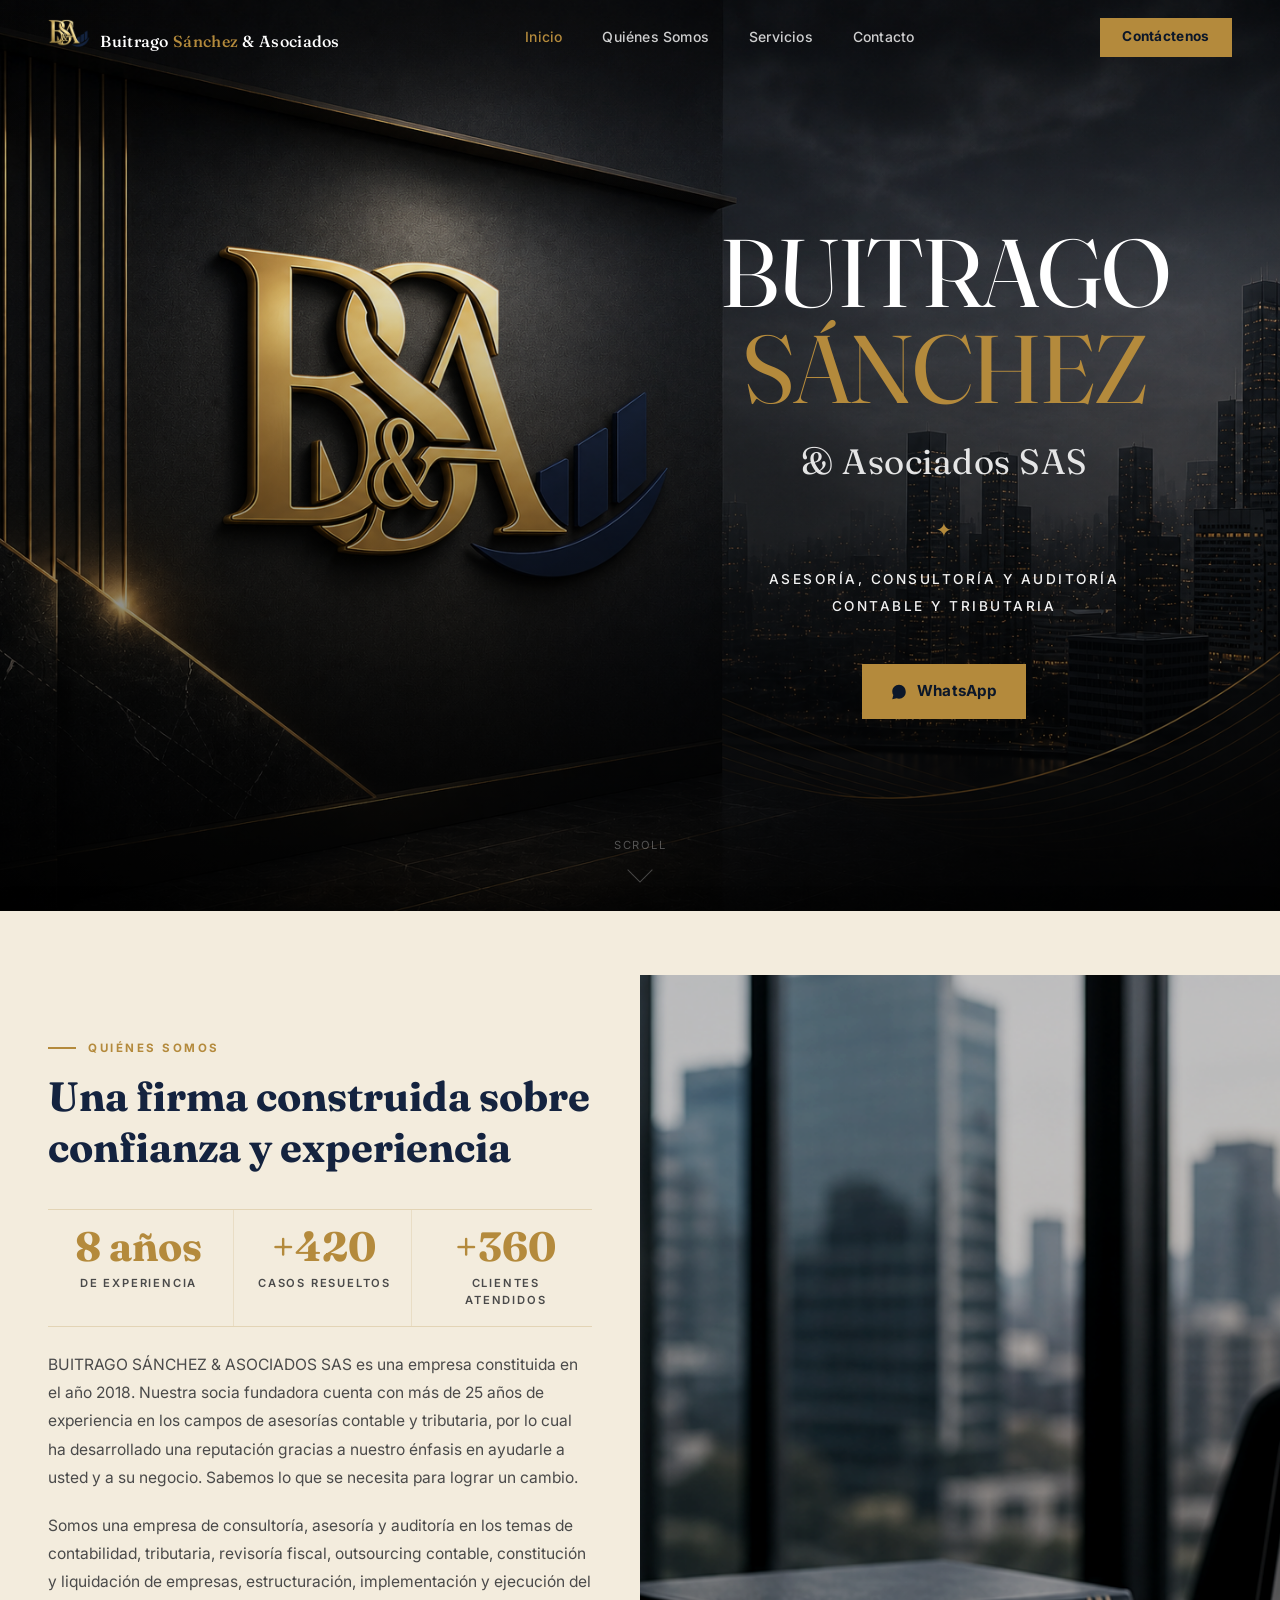
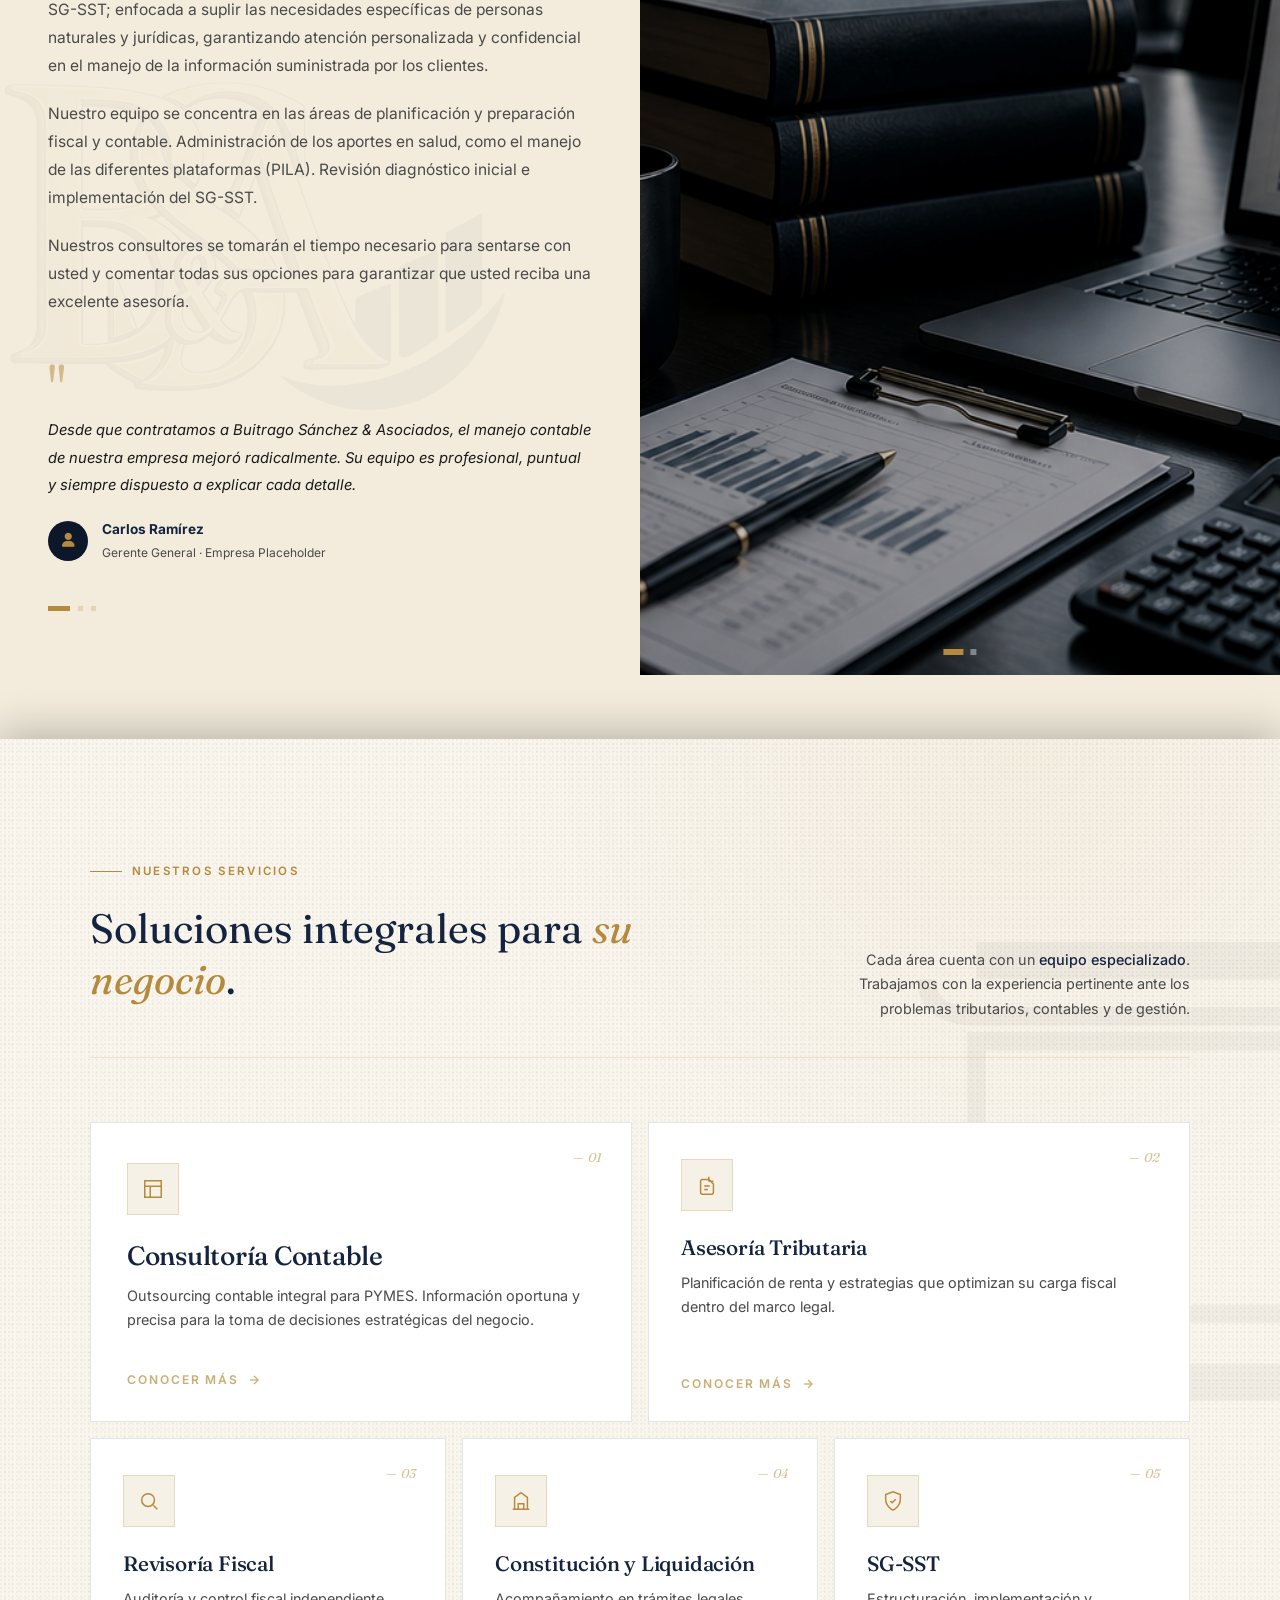
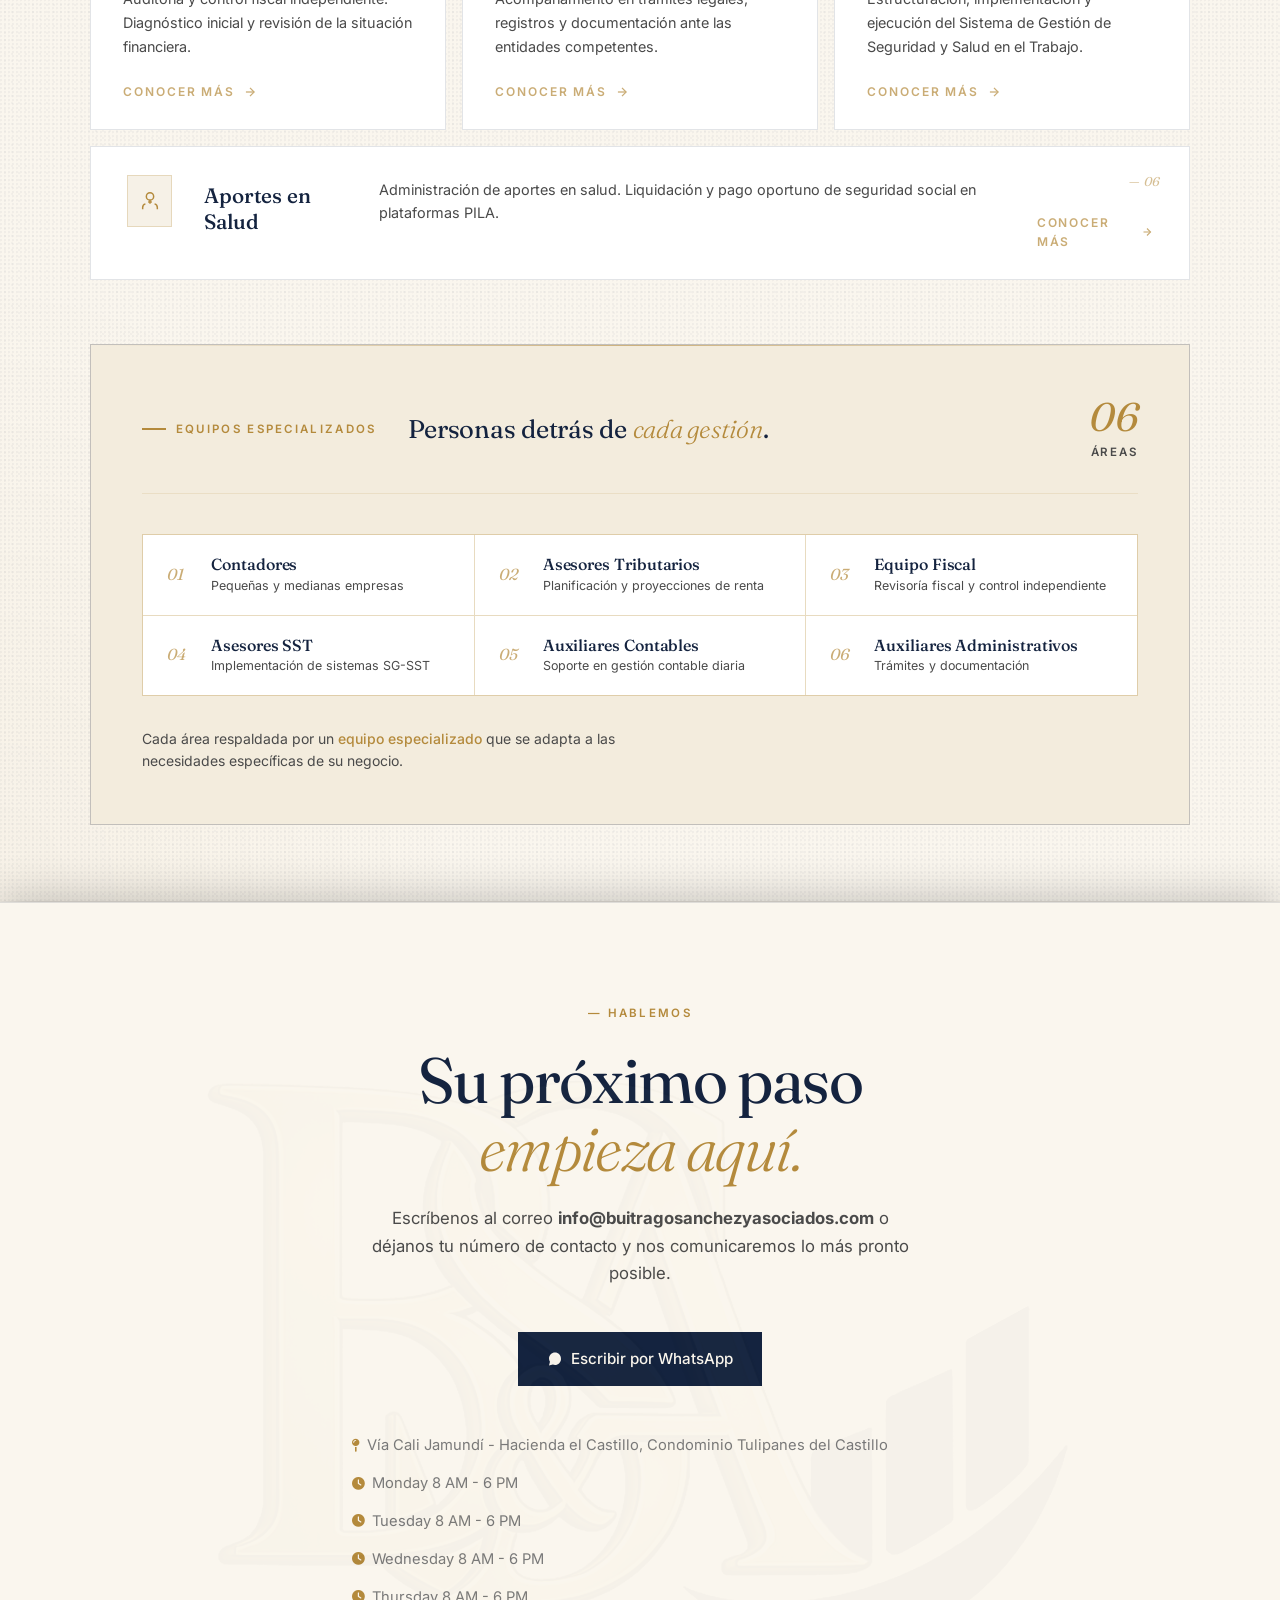
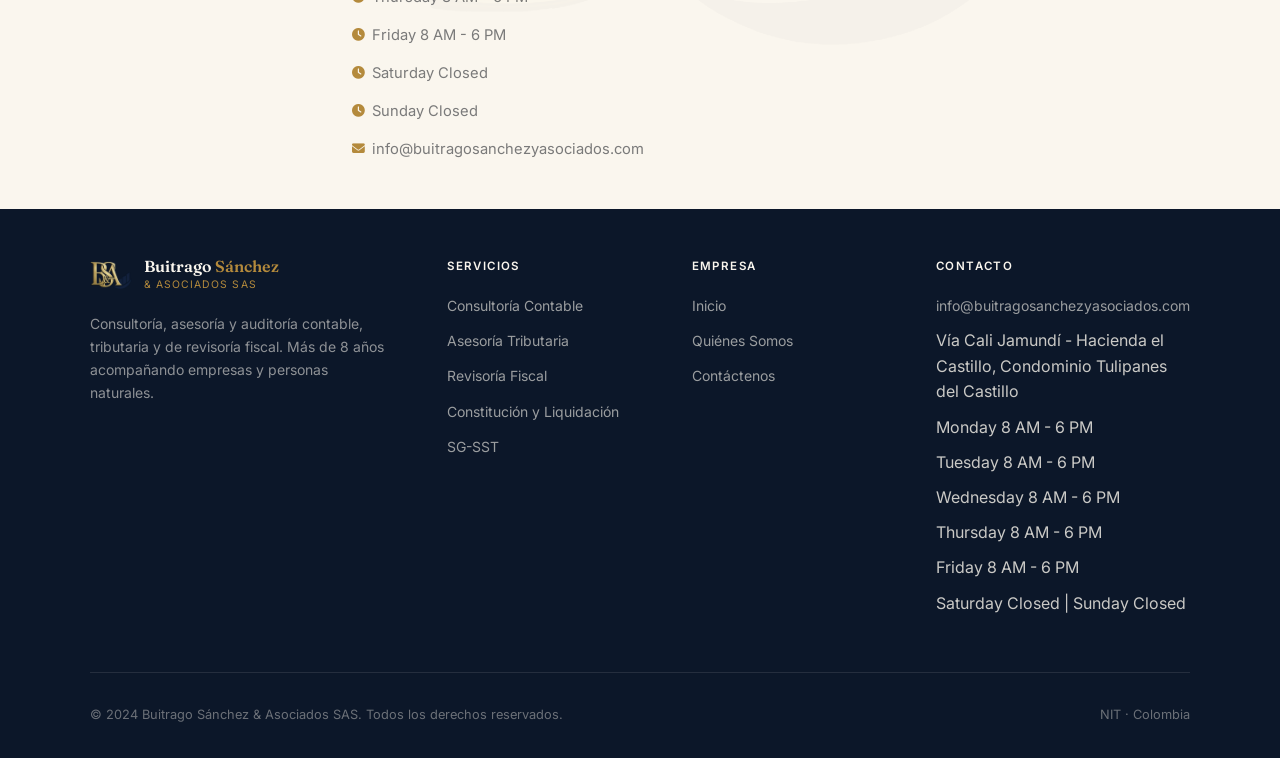
<file: index.html>
<!DOCTYPE html>
<html lang="es">
<head>
  <meta charset="UTF-8" />
  <meta name="viewport" content="width=device-width, initial-scale=1.0" />
  <title>Buitrago Sánchez & Asociados SAS — Consultoría Contable y Tributaria</title>
  <link rel="preconnect" href="https://fonts.googleapis.com" />
  <link rel="preconnect" href="https://fonts.gstatic.com" crossorigin />
  <link href="https://fonts.googleapis.com/css2?family=Fraunces:ital,opsz,wght@0,9..144,400;0,9..144,500;0,9..144,600;0,9..144,700;1,9..144,400;1,9..144,600&family=Inter:wght@400;500;600;700&display=swap" rel="stylesheet" />
  <link rel="stylesheet" href="https://cdnjs.cloudflare.com/ajax/libs/font-awesome/6.5.0/css/all.min.css" />
  <style>
    *, *::before, *::after {
      box-sizing: border-box;
      margin: 0;
      padding: 0;
    }

    :root {
      --navy:        #14233f;
      --navy-2:      #1f3358;
      --navy-dark:   #0c1729;
      --navy-light:  #1f3358;
      --gold:        #b48a3c;
      --gold-light:  #c9a84c;
      --gold-muted:  rgba(180, 138, 60, 0.15);
      --cream:       #faf6ee;
      --cream-2:     #f3ecdd;
      --cream-3:     #ebe2cb;
      --white:       #ffffff;
      --off-white:   #faf6ee;
      --gray-light:  #f3ecdd;
      --gray:        #7a7a7a;
      --ink:         #1a1a1a;
      --ink-2:       #4a4a4a;
      --ink-3:       #7a7a7a;
      --text:        #1a1a1a;
      --text-muted:  #4a4a4a;
      --line:        rgba(20, 35, 63, 0.12);
      --line-strong: rgba(20, 35, 63, 0.22);
      --radius:      12px;
      --radius-lg:   18px;
      --shadow-sm: 0 1px 2px rgba(20,35,63,0.06), 0 2px 8px rgba(20,35,63,0.04);
      --shadow-md: 0 4px 12px rgba(20,35,63,0.08), 0 12px 32px rgba(20,35,63,0.08);
      --shadow-lg: 0 8px 24px rgba(20,35,63,0.10), 0 24px 64px rgba(20,35,63,0.12);
    }

    html {
      scroll-behavior: smooth;
      font-size: 16px;
    }

    body {
      font-family: 'Inter', system-ui, sans-serif;
      color: var(--text);
      line-height: 1.6;
      background: var(--cream);
    }

    /* ─── NAVBAR ─────────────────────────────── */
    nav {
      position: fixed;
      top: 0;
      left: 0;
      right: 0;
      z-index: 100;
      display: flex;
      align-items: center;
      justify-content: space-between;
      padding: 1.1rem 3rem;
      background: transparent;
      backdrop-filter: none;
      -webkit-backdrop-filter: none;
      border-bottom: 1px solid transparent;
      transition: background 0.4s ease, border-color 0.4s ease, backdrop-filter 0.4s ease;
    }

    nav.scrolled {
      background: rgba(12, 23, 41, 0.95);
      backdrop-filter: blur(12px);
      -webkit-backdrop-filter: blur(12px);
      border-bottom-color: rgba(180, 138, 60, 0.1);
    }

    .nav-logo {
      font-family: 'Fraunces', Georgia, serif;
      font-size: 1rem;
      font-weight: 500;
      color: var(--white);
      letter-spacing: 0.3px;
      line-height: 1.3;
    }

    .nav-logo span {
      color: var(--gold);
    }

    .nav-logo small {
      display: block;
      font-family: 'Inter', system-ui, sans-serif;
      font-size: 0.65rem;
      font-weight: 400;
      color: rgba(255, 255, 255, 0.5);
      letter-spacing: 1.5px;
      text-transform: uppercase;
      margin-top: 2px;
    }

    .nav-links {
      display: flex;
      list-style: none;
      gap: 2.5rem;
    }

    .nav-links a {
      color: rgba(255, 255, 255, 0.8);
      text-decoration: none;
      font-size: 0.875rem;
      font-weight: 500;
      letter-spacing: 0.2px;
      transition: color 0.2s;
      position: relative;
    }

    .nav-links a::after {
      content: '';
      position: absolute;
      bottom: -3px;
      left: 0;
      width: 0;
      height: 1px;
      background: var(--gold);
      transition: width 0.25s;
    }

    .nav-links a:hover {
      color: var(--white);
    }

    .nav-links a:hover::after {
      width: 100%;
    }

    .nav-cta {
      background: var(--gold);
      color: var(--navy-dark);
      padding: 0.55rem 1.4rem;
      text-decoration: none;
      font-weight: 700;
      font-size: 0.85rem;
      letter-spacing: 0.3px;
      transition: background 0.2s, transform 0.2s;
    }

    .nav-cta:hover {
      background: var(--gold-light);
      transform: translateY(-1px);
    }

    .nav-toggle {
      display: none;
      background: none;
      border: none;
      cursor: pointer;
      color: var(--white);
      font-size: 1.3rem;
    }

    /* ─── HERO ───────────────────────────────── */
    #inicio {
      min-height: 100vh;
      background:
        linear-gradient(to bottom, rgba(0,0,0,0.1) 30%, rgba(0,0,0,0.75) 100%),
        url('logos/3d-logo.png') right center / cover no-repeat;
      display: grid;
      grid-template-columns: 1fr 1fr;
      align-items: center;
      position: relative;
      overflow: hidden;
      will-change: background-position;
    }

    .hero-text-col {
      grid-column: 2;
      display: flex;
      flex-direction: column;
      align-items: center;
      justify-content: center;
      padding: 8rem 4rem 6rem;
      text-align: center;
    }

    /* ─ Typographic name ─ */
    .hero-name {
      display: flex;
      flex-direction: column;
      align-items: center;
    }

    .hn-line1,
    .hn-line2 {
      font-family: 'Fraunces', Georgia, serif;
      font-size: clamp(4.5rem, 7.5vw, 9rem);
      line-height: 1;
      letter-spacing: -2px;
      display: block;
    }

    .hn-line1 { color: var(--white); }
    .hn-line2 { color: var(--gold); }

    .hn-line3 {
      display: block;
      font-family: 'Fraunces', Georgia, serif;
      font-size: clamp(1.4rem, 2.8vw, 2.2rem);
      font-weight: 400;
      color: rgba(255, 255, 255, 0.88);
      margin-top: 1.1rem;
      letter-spacing: 0.5px;
      animation: fadeSlideUp 0.7s ease both;
      animation-delay: 1.35s;
    }

    .hn-sep-icon {
      display: block;
      color: var(--gold);
      font-size: 1.25rem;
      margin: 1.5rem 0 1.25rem;
      animation: fadeSlideUp 0.7s ease both;
      animation-delay: 1.6s;
    }

    .hn-tagline1,
    .hn-tagline2 {
      display: block;
      font-size: 0.85rem;
      color: rgba(255, 255, 255, 0.55);
      letter-spacing: 2.5px;
      text-transform: uppercase;
      font-weight: 500;
      line-height: 2;
    }

    .hn-tagline1 {
      animation: fadeSlideUp 0.7s ease both 1.8s, colorToWhite 0.8s ease forwards 2.5s;
    }
    .hn-tagline2 {
      animation: fadeSlideUp 0.7s ease both 1.95s, colorToWhite 0.8s ease forwards 2.65s;
    }

    @keyframes colorToWhite {
      from { color: rgba(255, 255, 255, 0.55); }
      to   { color: rgba(255, 255, 255, 0.95); }
    }

    .hero-cta-row {
      display: flex;
      gap: 0.75rem;
      justify-content: center;
      flex-wrap: wrap;
      margin-top: 2.75rem;
      animation: fadeSlideUp 0.7s ease both 2.15s;
    }

    .hero-cta {
      background-size: cover;
      display: inline-flex;
      align-items: center;
      gap: 0.55rem;
      background: var(--gold);
      color: var(--navy-dark);
      padding: 0.95rem 2.4rem;
      text-decoration: none;
      font-weight: 700;
      font-size: 0.95rem;
      letter-spacing: 0.2px;
      transition: background 0.25s, transform 0.25s;
      position: relative;
      overflow: hidden;
    }

    .btn-whatsapp {
      display: inline-flex;
      align-items: center;
      gap: 0.55rem;
      background: var(--gold);
      color: var(--navy-dark);
      padding: 0.95rem 1.75rem;
      text-decoration: none;
      font-weight: 700;
      font-size: 0.95rem;
      letter-spacing: 0.2px;
      transition: background 0.25s, transform 0.25s;
    }

    .btn-whatsapp:hover,
    .hero-cta:hover {
      background: var(--gold-light);
      transform: translateY(-2px);
    }

    .btn-whatsapp svg { width: 18px; height: 18px; flex-shrink: 0; }

    /* WhatsApp en Contáctenos */
    .contact-whatsapp {
      display: inline-flex;
      align-items: center;
      gap: 0.65rem;
      margin-top: 1.5rem;
      background: var(--gold);
      color: var(--navy-dark);
      padding: 0.9rem 1.75rem;
      text-decoration: none;
      font-weight: 700;
      font-size: 0.9rem;
      letter-spacing: 0.2px;
      transition: background 0.25s, transform 0.25s;
    }

    .contact-whatsapp:hover {
      background: var(--gold-light);
      transform: translateY(-2px);
    }

    .contact-whatsapp svg { width: 18px; height: 18px; flex-shrink: 0; }

    .hero-cta::after {
      content: '';
      position: absolute;
      inset: 0;
      background: linear-gradient(105deg, transparent 35%, rgba(255,255,255,0.32) 50%, transparent 65%);
      transform: translateX(-120%);
      animation: ctaShine 0.75s ease forwards 2.85s;
    }

    @keyframes ctaShine {
      to { transform: translateX(220%); }
    }

    .hero-cta:hover {
      background: var(--gold-light);
      transform: translateY(-2px);
    }

    /* ─ Letter & entrance animations ─ */
    @keyframes letterIn {
      from { opacity: 0; transform: translateY(48px); filter: blur(4px); }
      to   { opacity: 1; transform: translateY(0);    filter: blur(0); }
    }

    @keyframes fadeSlideUp {
      from { opacity: 0; transform: translateY(22px); }
      to   { opacity: 1; transform: translateY(0); }
    }

    .letter {
      display: inline-block;
      animation: letterIn 0.65s cubic-bezier(0.22, 1, 0.36, 1) both;
    }

    .scroll-hint {
      position: absolute;
      bottom: 2rem;
      left: 50%;
      transform: translateX(-50%);
      display: flex;
      flex-direction: column;
      align-items: center;
      gap: 0.4rem;
      color: rgba(255, 255, 255, 0.3);
      font-size: 0.7rem;
      letter-spacing: 1.5px;
      text-transform: uppercase;
    }

    .scroll-hint .arrow {
      width: 18px;
      height: 18px;
      border-right: 1.5px solid rgba(255, 255, 255, 0.25);
      border-bottom: 1.5px solid rgba(255, 255, 255, 0.25);
      transform: rotate(45deg);
      animation: scrollBounce 2s infinite;
    }

    @keyframes scrollBounce {
      0%, 100% { transform: rotate(45deg) translateY(0); }
      50%       { transform: rotate(45deg) translateY(6px); }
    }

    /* ─── SHARED SECTION STYLES ─────────────── */
    section {
      padding: 6rem 2rem;
      position: sticky;
      top: 0;
    }

    #inicio    { z-index: 1; }
    #quienes   { z-index: 2; box-shadow: 0 -2px 20px rgba(0,0,0,0.3); }
    #servicios { z-index: 3; box-shadow: 0 -6px 40px rgba(0,0,0,0.25); min-height: 100vh; will-change: transform; }
    #contacto  { z-index: 4; box-shadow: 0 -6px 40px rgba(0,0,0,0.2); min-height: 100vh; will-change: transform; }

    .container {
      max-width: 1100px;
      margin: 0 auto;
    }

    .section-eyebrow {
      display: flex;
      align-items: center;
      gap: 0.75rem;
      color: var(--gold);
      font-size: 0.72rem;
      font-weight: 700;
      letter-spacing: 2.5px;
      text-transform: uppercase;
      margin-bottom: 0.85rem;
    }

    .section-eyebrow::before {
      content: '';
      display: block;
      width: 28px;
      height: 2px;
      background: var(--gold);
      flex-shrink: 0;
    }

    .section-heading {
      font-family: 'Fraunces', Georgia, serif;
      font-size: clamp(1.9rem, 3.2vw, 2.7rem);
      font-weight: 700;
      color: var(--navy);
      line-height: 1.25;
      margin-bottom: 1rem;
    }

    .section-heading.light {
      color: var(--white);
    }

    .section-lead {
      font-size: 0.975rem;
      color: var(--text-muted);
      line-height: 1.8;
      max-width: 580px;
    }

    .section-lead.light {
      color: rgba(255, 255, 255, 0.65);
    }

    /* ─── QUIÉNES SOMOS ─────────────────────── */
    #quienes {
      background: var(--cream-2);
      padding: 4rem 0;
      min-height: auto;
    }

    .about-grid {
      display: grid;
      grid-template-columns: 1fr 1fr;
      min-height: auto;
      gap: 0;
      overflow: visible;
    }

    .about-text {
      display: flex;
      flex-direction: column;
      justify-content: center;
      padding: 4rem 3rem;
    }

    .about-text .section-lead {
      max-width: 100%;
      margin-bottom: 1.25rem;
    }

    .about-stats {
      display: grid;
      grid-template-columns: repeat(3, 1fr);
      gap: 0;
      margin: 1.2rem 0 1.5rem;
      border-top: 1px solid rgba(180, 138, 60, 0.25);
      border-bottom: 1px solid rgba(180, 138, 60, 0.25);
      justify-items: center;
      text-align: center;
    }

    .about-stat-item {
      padding: 1rem;
      position: relative;
      display: flex;
      flex-direction: column;
      align-items: center;
    }

    .about-stat-item + .about-stat-item {
      padding-left: 1.5rem;
      border-left: 1px solid rgba(180, 138, 60, 0.15);
    }

    .about-stat-number {
      font-family: 'Fraunces', Georgia, serif;
      font-size: clamp(2.2rem, 3.2vw, 3.2rem);
      font-weight: 700;
      color: var(--gold);
      display: block;
      line-height: 1;
    }

    .about-stat-label {
      display: block;
      font-size: 0.7rem;
      color: var(--text-muted);
      letter-spacing: 1.8px;
      text-transform: uppercase;
      font-weight: 600;
      margin-top: 0.5rem;
    }

    @media (max-width: 1100px) {
      .about-stats {
        grid-template-columns: repeat(2, 1fr);
      }
    }

    @media (max-width: 720px) {
      .about-stats {
        grid-template-columns: 1fr;
      }
      .about-stat-item {
        padding: 1.1rem 0 1.1rem 0;
      }
      .about-stat-item + .about-stat-item {
        padding-left: 0;
        border-left: none;
        border-top: 1px solid rgba(180, 138, 60, 0.15);
        padding-top: 1.1rem;
      }
    }

    .about-values {
      display: grid;
      grid-template-columns: 1fr 1fr;
      gap: 0;
      margin-top: 2.5rem;
    }

    .value-item {
      display: flex;
      align-items: flex-start;
      gap: 1.1rem;
      padding: 1.5rem 1.25rem 1.5rem 0;
      border-top: 1.5px solid rgba(180, 138, 60, 0.22);
      opacity: 0;
      transform: translateX(40px);
      transition: opacity 0.5s ease, transform 0.5s ease;
    }

    .value-item.visible {
      opacity: 1;
      transform: translateX(0);
    }

    .value-item:nth-child(odd) {
      padding-right: 2rem;
      border-right: 1.5px solid rgba(180, 138, 60, 0.12);
    }

    .value-item:nth-child(even) {
      padding-left: 1.75rem;
    }

    /* Ring SVG */
    .value-icon-wrap {
      position: relative;
      width: 62px;
      height: 62px;
      flex-shrink: 0;
    }

    .value-ring {
      position: absolute;
      inset: 0;
      width: 100%;
      height: 100%;
      transform: rotate(-90deg);
    }

    .value-ring-track {
      fill: none;
      stroke: rgba(180, 138, 60, 0.15);
      stroke-width: 2.5;
    }

    .value-ring-fill {
      fill: none;
      stroke: var(--gold);
      stroke-width: 2.5;
      stroke-linecap: round;
      stroke-dasharray: 163;
      stroke-dashoffset: 163;
      transition: stroke-dashoffset 1.2s cubic-bezier(0.4, 0, 0.2, 1);
    }

    .value-item.visible .value-ring-fill {
      stroke-dashoffset: 0;
    }

    .value-icon {
      position: absolute;
      inset: 5px;
      background: var(--navy-dark);
      border-radius: 50%;
      display: flex;
      align-items: center;
      justify-content: center;
      color: var(--gold);
      font-size: 1rem;
    }

    .value-text strong {
      display: block;
      font-size: 1rem;
      font-weight: 700;
      color: var(--navy);
      margin-bottom: 0.3rem;
    }

    .value-text span {
      font-size: 0.85rem;
      color: var(--gray);
      line-height: 1.5;
    }

    /* Testimonios */
    .testimonials-slider {
      position: relative;
      min-height: 210px;
      margin-top: 2rem;
    }

    .testimonial-item {
      position: absolute;
      inset: 0;
      opacity: 0;
      transform: translateY(14px);
      transition: opacity 0.65s ease, transform 0.65s ease;
      pointer-events: none;
    }

    .testimonial-item.active {
      opacity: 1;
      transform: translateY(0);
      pointer-events: auto;
    }

    .testimonial-quote-mark {
      font-family: 'Fraunces', Georgia, serif;
      font-size: 3.5rem;
      color: var(--gold);
      line-height: 0.7;
      opacity: 0.5;
      display: block;
      margin-bottom: 0.6rem;
    }

    .testimonial-text {
      font-size: 0.925rem;
      color: var(--text);
      line-height: 1.85;
      font-style: italic;
      margin-bottom: 1.25rem;
    }

    .testimonial-author {
      display: flex;
      align-items: center;
      gap: 0.85rem;
    }

    .testimonial-avatar {
      width: 40px;
      height: 40px;
      background: var(--navy-dark);
      border-radius: 50%;
      display: flex;
      align-items: center;
      justify-content: center;
      color: var(--gold);
      font-size: 0.9rem;
      flex-shrink: 0;
    }

    .testimonial-name {
      display: block;
      font-weight: 700;
      font-size: 0.85rem;
      color: var(--navy);
    }

    .testimonial-role {
      display: block;
      font-size: 0.75rem;
      color: var(--text-muted);
      margin-top: 0.1rem;
    }

    .testimonial-dots {
      display: flex;
      gap: 0.5rem;
      margin-top: 1.75rem;
      align-items: center;
    }

    .testimonial-dot {
      height: 5px;
      width: 5px;
      background: rgba(180, 138, 60, 0.25);
      cursor: pointer;
      transition: width 0.35s ease, background 0.35s ease;
    }

    .testimonial-dot.active {
      background: var(--gold);
      width: 22px;
    }

    /* Carousel de imagen */
    .about-image-col {
      position: relative;
      overflow: hidden;
      display: flex;
      align-items: center;
      justify-content: flex-end;
    }

    .about-image-col::after {
      content: '';
      position: absolute;
      inset: 0;
      background: rgba(0, 0, 0, 0.24);
      pointer-events: none;
      z-index: 1;
    }

    .about-carousel-slide {
      position: absolute;
      inset: 0;
      opacity: 0;
      transition: opacity 1.2s ease;
    }

    .about-carousel-slide.active {
      opacity: 1;
    }

    .about-carousel-slide img {
      width: 100%;
      height: 100%;
      object-fit: cover;
      object-position: 70% center;
      display: block;
      filter: brightness(0.98) contrast(1.05);
    }

    .about-carousel-dots {
      position: absolute;
      bottom: 1.25rem;
      left: 50%;
      transform: translateX(-50%);
      display: flex;
      gap: 0.45rem;
      z-index: 2;
    }

    .about-carousel-dot {
      width: 6px;
      height: 6px;
      background: rgba(255,255,255,0.4);
      cursor: pointer;
      transition: background 0.3s ease, width 0.35s ease;
    }

    .about-carousel-dot.active {
      background: var(--gold);
      width: 20px;
    }

    /* Animaciones de entrada para Quiénes Somos */
    .animate-child {
      opacity: 0;
      transform: translateX(40px);
      transition: opacity 0.6s ease, transform 0.6s ease;
    }

    .animate-child.visible {
      opacity: 1;
      transform: translateX(0);
    }

    /* ─── QUIÉNES SOMOS watermark ───────────── */
    #quienes::before {
      content: '';
      position: absolute;
      inset: 0;
      background: url('logos/main-logo-white.png') left 70% / 40% auto no-repeat;
      opacity: 0.03;
      pointer-events: none;
      z-index: 0;
    }

    #quienes > * {
      position: relative;
      z-index: 1;
    }

    /* ─── SERVICIOS ──────────────────────────── */
    #servicios {
      --display: 'Fraunces', Georgia, serif;
      position: relative;
      overflow: hidden;
      padding: clamp(5rem, 9vw, 8rem) 1.75rem clamp(4rem, 6vw, 6rem);
      background:
        radial-gradient(ellipse 70% 50% at 80% 0%, rgba(180,138,60,0.07), transparent 60%),
        radial-gradient(ellipse 60% 60% at 0% 100%, rgba(180,138,60,0.04), transparent 60%),
        var(--cream);
      color: var(--ink);
      isolation: isolate;
    }

    #servicios .section-heading {
      color: var(--navy);
      font-weight: 400;
    }

    #servicios .section-heading em {
      color: var(--gold);
      font-style: italic;
    }

    #servicios::before {
      content: "";
      position: absolute;
      inset: 0;
      background-image:
        radial-gradient(circle at 20% 30%, rgba(20,35,63,0.04) 1px, transparent 1.5px),
        radial-gradient(circle at 70% 70%, rgba(20,35,63,0.03) 1px, transparent 1.5px);
      background-size: 4px 4px, 7px 7px;
      pointer-events: none;
      z-index: 0;
    }

    #servicios > .container { position: relative; z-index: 2; }

    #servicios > * {
      position: relative;
      z-index: 1;
    }

    /* Marca de agua SVG decorativa */
    #servicios .services-bg-mark {
      position: absolute;
      right: -180px; top: 8%;
      width: 620px; height: 620px;
      opacity: 0.035;
      pointer-events: none;
      z-index: 1;
      user-select: none;
    }

    /* ─── Reveal del contenido ───────────────── */
    #servicios-anim {
      opacity: 0;
      transform: translateY(12px);
      transition: opacity 800ms ease, transform 800ms cubic-bezier(0.4, 0, 0.2, 1);
    }
    #servicios-anim.content-visible {
      opacity: 1;
      transform: translateY(0);
    }

    /* ─── Header ─────────────────────────────── */
    .services-header {
      display: grid;
      grid-template-columns: 1fr auto;
      align-items: end;
      gap: 3rem;
      margin-bottom: 4rem;
      padding-bottom: 2.25rem;
      border-bottom: 1px solid rgba(180,138,60,0.18);
    }
    .services-header-eyebrow {
      display: inline-flex;
      align-items: center;
      gap: 0.6rem;
      font-size: 0.72rem;
      font-weight: 600;
      letter-spacing: 0.2em;
      text-transform: uppercase;
      color: var(--gold);
      margin-bottom: 1.4rem;
    }
    .services-header-eyebrow::before {
      content: "";
      width: 32px; height: 1.5px;
      background: var(--gold);
    }
    .services-header-right {
      max-width: 360px;
      font-size: 0.9rem;
      color: var(--ink-2);
      line-height: 1.7;
      text-align: right;
    }
    .services-header-right strong { color: var(--navy); font-weight: 500; }

    @media (max-width: 768px) {
      .services-header { grid-template-columns: 1fr; gap: 1.5rem; }
      .services-header-right { text-align: left; max-width: 100%; }
    }

    /* ─── Grid asimétrico ────────────────────── */
    .services-grid {
      display: grid;
      grid-template-columns: repeat(6, 1fr);
      gap: 1rem;
      margin-bottom: 4rem;
    }

    .service-card                         { grid-column: span 2; }
    .service-card.featured                { grid-column: span 3; }
    .service-card.featured + .service-card{ grid-column: span 3; }
    .service-card:nth-child(6)            { grid-column: span 6; min-height: auto; flex-direction: row; align-items: center; gap: 2rem; padding: 1.75rem 2.25rem; }

    @media (max-width: 980px) {
      .services-grid { grid-template-columns: repeat(2, 1fr); }
      .service-card,
      .service-card.featured,
      .service-card.featured + .service-card { grid-column: span 1 !important; }
    }
    @media (max-width: 600px) {
      .services-grid { grid-template-columns: 1fr; }
    }

    /* ─── Card ───────────────────────────────── */
    .service-card {
      position: relative;
      background: var(--white);
      border: 1px solid var(--line);
      padding: 2.25rem 2rem 1.75rem;
      transition: transform 420ms cubic-bezier(0.4,0,0.2,1), border-color 320ms ease, background 320ms ease;
      display: flex;
      flex-direction: column;
      min-height: 240px;
      cursor: pointer;
      overflow: hidden;
      isolation: isolate;
    }

    .service-card::before {
      content: "";
      position: absolute; inset: 0;
      background: radial-gradient(400px circle at var(--mx,50%) var(--my,0%), rgba(180,138,60,0.16), transparent 50%);
      opacity: 0;
      transition: opacity 320ms ease;
      pointer-events: none;
      z-index: 0;
    }
    .service-card:hover::before { opacity: 1; }

    .service-card::after {
      content: '';
      position: absolute;
      top: 1.75rem; bottom: 1.75rem; left: 0;
      width: 2px;
      background: var(--gold);
      transform: scaleY(0);
      transform-origin: top;
      transition: transform 480ms cubic-bezier(0.4,0,0.2,1);
    }
    .service-card:hover::after { transform: scaleY(1); }

    .service-card:hover {
      transform: translateY(-4px);
      border-color: rgba(180,138,60,0.45);
      background: var(--cream-2);
      box-shadow: var(--shadow-md);
    }
    .service-card > * { position: relative; z-index: 1; }

    .service-card.featured {
      background: var(--white);
      border-color: var(--line);
      min-height: 300px;
      padding: 2.5rem 2.25rem 2rem;
    }
    .service-card.featured::before {
      background: radial-gradient(500px circle at var(--mx,50%) var(--my,0%), rgba(180,138,60,0.14), transparent 55%);
    }

    .service-card-num {
      position: absolute;
      top: 1.5rem; right: 1.75rem;
      font-family: var(--display, 'Fraunces', Georgia, serif);
      font-style: italic;
      font-size: 0.8rem;
      color: var(--gold);
      letter-spacing: 0.05em;
      opacity: 0.55;
      transition: opacity 320ms ease;
    }
    .service-card:hover .service-card-num { opacity: 1; }

    .service-card-icon {
      width: 52px; height: 52px;
      background: rgba(180,138,60,0.12);
      border: 1px solid rgba(180,138,60,0.25);
      display: flex; align-items: center; justify-content: center;
      color: var(--gold);
      margin-bottom: 1.5rem;
      transition: background 320ms ease, color 320ms ease, transform 420ms cubic-bezier(0.4,0,0.2,1), border-color 320ms ease;
    }
    .service-card:hover .service-card-icon {
      background: var(--gold);
      border-color: var(--gold);
      color: var(--navy-dark);
      transform: rotate(-6deg) scale(1.06);
    }

    .service-card-title {
      font-family: var(--display, 'Fraunces', Georgia, serif);
      font-size: 1.3rem;
      font-weight: 500;
      color: var(--navy);
      margin: 0 0 0.6rem;
      letter-spacing: -0.01em;
      line-height: 1.25;
    }
    .service-card.featured .service-card-title { font-size: 1.65rem; margin-bottom: 0.75rem; }

    .service-card-desc {
      font-size: 0.9rem;
      color: var(--ink-2);
      line-height: 1.65;
      margin: 0 0 1.5rem;
    }

    .service-card-link {
      margin-top: auto;
      display: inline-flex;
      align-items: center;
      gap: 0.5rem;
      font-size: 0.75rem;
      font-weight: 600;
      letter-spacing: 0.16em;
      text-transform: uppercase;
      color: var(--gold);
      opacity: 0.7;
      text-decoration: none;
      transition: opacity 280ms ease, gap 280ms ease;
    }
    .service-card-link svg { width: 14px; height: 14px; transition: transform 280ms ease; }
    .service-card:hover .service-card-link { opacity: 1; gap: 0.75rem; }
    .service-card:hover .service-card-link svg { transform: translateX(3px); }

    /* ─── Team strip ─────────────────────────── */
    .team-strip {
      position: relative;
      margin-top: 2rem;
      padding: clamp(2.25rem, 4vw, 3.25rem);
      background: var(--cream-2);
      border: 1px solid var(--line-strong);
      overflow: hidden;
    }
    .team-strip::before {
      content: "";
      position: absolute;
      top: 0; left: 0; right: 0;
      height: 1px;
      background: linear-gradient(90deg, transparent, rgba(180,138,60,0.6), transparent);
    }

    .team-head {
      display: grid;
      grid-template-columns: auto 1fr auto;
      align-items: center;
      gap: 2rem;
      margin-bottom: 2.5rem;
      padding-bottom: 2rem;
      border-bottom: 1px solid rgba(180,138,60,0.15);
    }
    .team-head-label {
      display: inline-flex; align-items: center; gap: 0.6rem;
      font-size: 0.72rem; font-weight: 600; letter-spacing: 0.2em;
      text-transform: uppercase; color: var(--gold);
    }
    .team-head-label::before { content: ""; width: 24px; height: 1.5px; background: var(--gold); }

    .team-head-title {
      font-family: var(--display, 'Fraunces', Georgia, serif);
      font-size: clamp(1.4rem, 2vw, 1.85rem);
      font-weight: 400; color: var(--navy);
      letter-spacing: -0.01em; line-height: 1.25; margin: 0;
    }
    .team-head-title em { font-style: italic; color: var(--gold); font-weight: 300; }

    .team-head-count { text-align: right; white-space: nowrap; }
    .team-head-count strong {
      display: block;
      font-family: var(--display, 'Fraunces', Georgia, serif);
      font-style: italic; font-size: 2.5rem; font-weight: 400;
      color: var(--gold); line-height: 1;
    }
    .team-head-count span {
      display: block; font-size: 0.72rem; font-weight: 600;
      letter-spacing: 0.16em; text-transform: uppercase;
      color: var(--ink-2); margin-top: 0.4rem;
    }

    @media (max-width: 768px) {
      .team-head { grid-template-columns: 1fr; gap: 1rem; }
      .team-head-count { text-align: left; }
    }

    .team-list {
      display: grid;
      grid-template-columns: repeat(3, 1fr);
      gap: 1px;
      background: rgba(180,138,60,0.18);
      border: 1px solid rgba(180,138,60,0.18);
      overflow: hidden;
      list-style: none;
      margin: 0; padding: 0;
    }
    @media (max-width: 880px) { .team-list { grid-template-columns: repeat(2, 1fr); } }
    @media (max-width: 520px) { .team-list { grid-template-columns: 1fr; } }

    .team-item {
      display: grid; grid-template-columns: auto 1fr;
      gap: 1rem; align-items: center;
      padding: 1.25rem 1.5rem;
      background: var(--white);
      transition: background 280ms ease; cursor: default;
    }
    .team-item:hover { background: var(--cream-3); }

    .team-item-num {
      font-family: var(--display, 'Fraunces', Georgia, serif);
      font-style: italic; font-size: 1rem;
      color: var(--gold); opacity: 0.7; min-width: 28px;
    }
    .team-item-body { display: flex; flex-direction: column; gap: 0.15rem; min-width: 0; }
    .team-item-name {
      font-family: var(--display, 'Fraunces', Georgia, serif);
      font-size: 1rem; font-weight: 500;
      color: var(--navy); letter-spacing: -0.005em; line-height: 1.2;
    }
    .team-item-desc { font-size: 0.78rem; color: var(--ink-2); line-height: 1.4; }

    .team-foot {
      margin-top: 2rem;
      display: flex; align-items: center;
      justify-content: space-between; gap: 1.5rem; flex-wrap: wrap;
    }
    .team-foot-text {
      font-size: 0.875rem; color: var(--ink-2);
      line-height: 1.6; max-width: 520px; margin: 0;
    }
    .team-foot-text strong { color: var(--gold); font-weight: 500; }
    .team-foot-link {
      display: inline-flex; align-items: center; gap: 0.65rem;
      padding: 0.85rem 1.5rem;
      border: 1px solid rgba(180,138,60,0.4);
      font-size: 0.8rem; font-weight: 600; letter-spacing: 0.12em;
      text-transform: uppercase; color: var(--gold);
      background: transparent; text-decoration: none;
      transition: all 280ms ease; white-space: nowrap;
    }
    .team-foot-link:hover {
      background: var(--gold); color: var(--navy-dark);
      border-color: var(--gold); transform: translateY(-1px);
    }
    .team-foot-link svg { width: 14px; height: 14px; }

    /* ─── CONTACTO / CTA ────────────────────── */
    #contacto {
      background: var(--cream);
      border-top: 1px solid var(--line);
      padding: 6rem 2rem 3rem;
      text-align: center;
    }

    .cta-inner {
      max-width: 576px;
      margin: 0 auto;
    }

    .cta-eyebrow {
      display: inline-flex;
      align-items: center;
      gap: 0.6rem;
      font-size: 0.72rem;
      font-weight: 600;
      letter-spacing: 0.2em;
      text-transform: uppercase;
      color: var(--gold);
      margin-bottom: 1.5rem;
    }

    .cta-heading {
      font-family: 'Fraunces', Georgia, serif;
      font-size: clamp(2.5rem, 5vw, 4rem);
      font-weight: 400;
      line-height: 1.05;
      letter-spacing: -0.025em;
      color: var(--navy);
      margin: 0 0 1.5rem;
    }

    .cta-heading em {
      font-style: italic;
      font-weight: 300;
      color: var(--gold);
    }

    .cta-lead {
      font-size: 1.05rem;
      color: var(--ink-2);
      line-height: 1.65;
      max-width: 540px;
      margin: 0 auto 2.75rem;
    }

    .cta-buttons {
      display: flex;
      flex-direction: column;
      align-items: center;
      gap: 0.875rem;
      margin-bottom: 3rem;
    }

    .btn {
      display: inline-flex;
      align-items: center;
      justify-content: center;
      gap: 8px;
      padding: 0.875rem 1.75rem;
      font-family: 'Inter', system-ui, sans-serif;
      font-weight: 500;
      font-size: 0.95rem;
      border-radius: 0px;
      border: 1.5px solid transparent;
      cursor: pointer;
      transition: all 220ms cubic-bezier(0.4, 0, 0.2, 1);
      white-space: nowrap;
      text-decoration: none;
    }

    .btn-primary {
      background: var(--navy);
      color: var(--cream);
    }

    .btn-primary:hover {
      background: var(--navy-dark);
      transform: translateY(-1px);
      box-shadow: var(--shadow-md);
    }

    .btn-ghost {
      background: transparent;
      border-color: var(--line-strong);
      color: var(--navy);
    }

    .btn-ghost:hover {
      background: var(--cream-2);
      border-color: var(--navy);
    }

    .cta-logo {
      display: block;
      width: 40%;
      max-width: 00px;
      height: auto;
      margin: 2rem 3rem;
    }

    .cta-meta {
      display: flex;
      flex-direction: column;
      align-items: flex-start;
      justify-content: flex-start;
      gap: 0.9rem;
      color: var(--ink-3);
      font-size: 0.92rem;
      text-align: left;
    }

    #contacto {
      position: relative;
      overflow: hidden;
    }

    #contacto::before {
      content: '';
      position: absolute;
      inset: 0;
      background: url('logos/main-logo-white.png') center center / 880px no-repeat;
      opacity: 0.02;
      pointer-events: none;
    }

    .cta-meta-item {
      display: flex;
      align-items: center;
      gap: 0.45rem;
    }

    .cta-meta-item i {
      color: var(--gold);
      font-size: 0.8rem;
    }

    /* ─── FOOTER ─────────────────────────────── */
    footer {
      background: var(--navy-dark);
      color: rgba(250, 246, 238, 0.8);
      padding: 3rem 2rem 2rem;
      position: relative;
      z-index: 5;
    }

    .footer-grid {
      max-width: 1100px;
      margin: 0 auto;
      display: grid;
      grid-template-columns: 1.6fr 1fr 1fr 1fr;
      gap: 3.5rem;
      padding-bottom: 3.5rem;
    }

    .footer-brand-logo {
      display: flex;
      align-items: center;
      gap: 0.75rem;
      margin-bottom: 1.25rem;
    }

    .footer-brand-logo img {
      height: 28px;
      opacity: 0.9;
    }

    .footer-brand-name {
      font-family: 'Fraunces', Georgia, serif;
      font-size: 1rem;
      font-weight: 600;
      color: var(--cream);
      line-height: 1.2;
    }

    .footer-brand-name span { color: var(--gold); }

    .footer-brand-tagline {
      display: block;
      font-family: 'Inter', system-ui, sans-serif;
      font-size: 0.65rem;
      font-weight: 400;
      letter-spacing: 0.1em;
      text-transform: uppercase;
      color: rgba(250, 246, 238, 0.45);
      margin-top: 0.2rem;
    }

    .footer-brand-desc {
      font-size: 0.875rem;
      line-height: 1.65;
      color: rgba(250, 246, 238, 0.55);
      max-width: 300px;
      margin: 0;
    }

    .footer-col h6 {
      font-family: 'Inter', system-ui, sans-serif;
      font-size: 0.72rem;
      font-weight: 600;
      letter-spacing: 0.12em;
      text-transform: uppercase;
      color: var(--cream);
      margin: 0 0 1.1rem;
    }

    .footer-col ul {
      list-style: none;
      padding: 0;
      margin: 0;
      display: flex;
      flex-direction: column;
      gap: 0.6rem;
    }

    .footer-col a {
      font-size: 0.875rem;
      color: rgba(250, 246, 238, 0.6);
      text-decoration: none;
      transition: color 200ms ease;
    }

    .footer-col a:hover { color: var(--cream); }

    .footer-bottom {
      max-width: 1100px;
      margin: 0 auto;
      display: flex;
      justify-content: space-between;
      align-items: center;
      padding-top: 2rem;
      border-top: 1px solid rgba(250, 246, 238, 0.1);
      font-size: 0.8rem;
      color: rgba(250, 246, 238, 0.4);
      flex-wrap: wrap;
      gap: 0.5rem;
    }

    @media (max-width: 880px) {
      .footer-grid { grid-template-columns: 1fr 1fr; gap: 2.5rem; }
      .footer-bottom { flex-direction: column; gap: 0.5rem; text-align: center; }
    }

    @media (max-width: 520px) {
      .footer-grid { grid-template-columns: 1fr; }
    }

    /* ─── RESPONSIVE ─────────────────────────── */
    @media (max-width: 1024px) {
      .services-grid {
        grid-template-columns: repeat(2, 1fr);
      }
      .hero-text-col {
        padding: 6rem 2rem 4rem;
      }
      .about-grid {
        grid-template-columns: 1fr;
      }
      .about-text {
        padding: 4rem 2rem;
      }
      .about-image-col {
        height: 55vw;
        max-height: 320px;
      }
      .about-stats {
        grid-template-columns: repeat(2, 1fr);
        margin: 1.25rem 0 1.5rem;
      }
      .about-stat-item {
        padding: 1rem 0;
      }
      .about-stat-item + .about-stat-item {
        padding-left: 0;
        border-left: none;
        border-top: 1px solid rgba(180, 138, 60, 0.15);
        padding-top: 1rem;
      }
      .cta-logo {
        width: 60%;
        max-width: 220px;
        margin: 1.5rem auto 0;
      }
      .footer-grid {
        grid-template-columns: 1fr 1fr;
        gap: 2rem;
      }
    }

    @media (max-width: 768px) {
      nav {
        padding: 1rem 1.5rem;
      }

      .nav-links {
        display: none;
        position: absolute;
        top: 100%;
        left: 0;
        right: 0;
        background: rgba(12, 23, 41, 0.98);
        flex-direction: column;
        padding: 1.5rem 2rem;
        gap: 1.25rem;
        border-top: 1px solid rgba(180, 138, 60, 0.1);
      }

      .nav-links.open {
        display: flex;
      }

      .nav-cta {
        display: none;
      }

      .nav-toggle {
        display: block;
      }

      /* Hero — colapsar grid a columna única */
      #inicio {
        grid-template-columns: 1fr;
        align-items: flex-end;
        background:
          linear-gradient(to bottom, rgba(0,0,0,0.35) 20%, rgba(0,0,0,0.88) 100%),
          url('logos/3d-logo.png') 90% 35% / cover no-repeat;
      }

      .hero-text-col {
        grid-column: 1;
        padding: 8rem 1.5rem 5rem;
      }

      .hn-line1,
      .hn-line2 {
        font-size: clamp(3rem, 13vw, 5.5rem);
        letter-spacing: -1px;
      }

      /* Sections generales */
      section {
        padding: 4rem 1.25rem;
      }

      .about-grid {
        grid-template-columns: 1fr;
        min-height: unset;
      }

      .about-text {
        padding: 4rem 1.5rem;
      }

      .about-image-col {
        height: 60vw;
        max-height: 340px;
      }
      .about-image-col::after {
        background: rgba(0, 0, 0, 0.38);
      }
      .about-carousel-slide img {
        filter: brightness(0.5) contrast(1.05);
      }

      .about-values {
        grid-template-columns: 1fr;
      }

      .about-stats {
        grid-template-columns: 1fr;
      }
      .about-stat-item {
        padding: 1rem 0;
      }
      .about-stat-item + .about-stat-item {
        padding-left: 0;
        border-left: none;
        border-top: 1px solid rgba(180, 138, 60, 0.15);
        padding-top: 1rem;
      }
      .cta-buttons {
        align-items: stretch;
      }
      .cta-logo {
        width: 70%;
        max-width: 240px;
      }
      .cta-meta {
        justify-content: center;
        gap: 1rem;
      }
      .testimonial-item {
        padding: 1.5rem 1rem;
      }
      .testimonial-text {
        font-size: 0.95rem;
      }
      .testimonial-dots {
        justify-content: center;
      }

      .services-header {
        grid-template-columns: 1fr;
        gap: 1rem;
      }

      .services-header-right {
        text-align: left;
        max-width: 100%;
      }

      .services-grid {
        grid-template-columns: 1fr;
      }

      .team-list {
        grid-template-columns: 1fr;
      }

      #contacto {
        padding: 5rem 1.5rem;
      }

    }

    @media (max-width: 480px) {
      .hn-line1,
      .hn-line2 {
        font-size: clamp(2.5rem, 15vw, 4rem);
      }

      .hero-text-col {
        padding: 7rem 1rem 4rem;
      }
      .cta-meta {
        flex-direction: column;
        align-items: center;
        gap: 0.9rem;
      }
      .footer-grid {
        grid-template-columns: 1fr;
      }
      .footer-bottom {
        text-align: center;
      }
    }
  </style>
</head>
<body>

  <!-- NAVBAR -->
  <nav id="navbar">
    <div class="nav-logo">
      <img src="logos/main-logo-white.png" alt="Buitrago Sánchez & Asociados" style="height: 28px; margin-right: 6px; margin-top: -4px;" />
      Buitrago <span>Sánchez</span> & Asociados
     
    </div>
    <ul class="nav-links" id="nav-links">
      <li><a href="#inicio">Inicio</a></li>
      <li><a href="#quienes">Quiénes Somos</a></li>
      <li><a href="#servicios">Servicios</a></li>
      <li><a href="#contacto">Contacto</a></li>
    </ul>
    <a href="#contacto" class="nav-cta">Contáctenos</a>
    <button class="nav-toggle" id="nav-toggle" aria-label="Menú">
      <i class="fas fa-bars"></i>
    </button>
  </nav>

  <!-- HERO -->
  <section id="inicio">

    <!-- Columna derecha: texto (grid-column:2) -->
    <div class="hero-text-col">
      <div class="hero-name">
        <span class="hn-line1">BUITRAGO</span>
        <span class="hn-line2">SÁNCHEZ</span>
        <span class="hn-line3">&amp; Asociados SAS</span>
        <span class="hn-sep-icon">✦</span>
        <span class="hn-tagline1">Asesoría, Consultoría y Auditoría</span>
        <span class="hn-tagline2">Contable y Tributaria</span>
      </div>
      <div class="hero-cta-row">
        <a href="https://wa.me/573136848723" target="_blank" rel="noopener" class="btn-whatsapp">
          <svg viewBox="0 0 32 32" fill="currentColor"><path d="M16.003 3C9.376 3 4 8.376 4 15.003c0 2.382.7 4.61 1.9 6.487L4 29l7.717-1.86a11.95 11.95 0 0 0 4.286.79h.005c6.625 0 12.003-5.376 12.003-12.003C28.011 8.302 22.628 3 16.003 3zm5.42 16.471c-.297-.149-1.758-.867-2.03-.967-.273-.099-.471-.149-.669.149-.198.297-.768.967-.94 1.165-.174.198-.347.223-.644.074-.297-.149-1.255-.463-2.39-1.476-.884-.788-1.48-1.762-1.654-2.06-.173-.297-.018-.458.13-.606.134-.133.297-.347.446-.52.149-.174.198-.297.297-.495.099-.198.05-.371-.025-.52-.074-.149-.669-1.612-.917-2.207-.241-.58-.486-.501-.669-.51-.173-.009-.371-.01-.57-.01a1.09 1.09 0 0 0-.793.371c-.273.297-1.041 1.017-1.041 2.48 0 1.463 1.066 2.876 1.215 3.074.149.198 2.097 3.2 5.078 4.487.71.306 1.263.489 1.694.626.712.226 1.36.194 1.872.118.572-.085 1.758-.719 2.006-1.413.247-.694.247-1.288.173-1.413-.074-.124-.272-.198-.57-.347z"/></svg>
          WhatsApp
        </a>
      </div>
    </div>

    <div class="scroll-hint">
      <span>Scroll</span>
      <div class="arrow"></div>
    </div>

  </section>

  <!-- QUIÉNES SOMOS -->
  <section id="quienes">
    <div class="about-grid">

      <!-- Columna izquierda: texto -->
      <div class="about-text" id="about-text-anim">
        <div class="section-eyebrow animate-child">Quiénes Somos</div>
        <h2 class="section-heading animate-child">Una firma construida sobre<br>confianza y experiencia</h2>

        <div class="about-stats animate-child">
          <div class="about-stat-item">
            <span class="about-stat-number" data-target="8" data-suffix=" años">0</span>
            <span class="about-stat-label">De experiencia</span>
          </div>
          <div class="about-stat-item">
            <span class="about-stat-number" data-target="420" data-prefix="+">0</span>
            <span class="about-stat-label">Casos resueltos</span>
          </div>
          <div class="about-stat-item">
            <span class="about-stat-number" data-target="360" data-prefix="+">0</span>
            <span class="about-stat-label">Clientes atendidos</span>
          </div>
        </div>

        <p class="section-lead animate-child">
BUITRAGO SÁNCHEZ & ASOCIADOS SAS es una empresa constituida en el año 2018. Nuestra socia fundadora cuenta con más de 25 años de experiencia en los campos de asesorías contable y tributaria, por lo cual ha desarrollado una reputación gracias a nuestro énfasis en ayudarle a usted y a su negocio. Sabemos lo que se necesita para lograr un cambio.
        </p>
        <p class="section-lead animate-child">
Somos una empresa de consultoría, asesoría y auditoría en los temas de contabilidad, tributaria, revisoría fiscal, outsourcing contable, constitución y liquidación de empresas, estructuración, implementación y ejecución del SG-SST; enfocada a suplir las necesidades específicas de personas naturales y jurídicas, garantizando atención personalizada y confidencial en el manejo de la información suministrada por los clientes.
        </p>
        <p class="section-lead animate-child">
Nuestro equipo se concentra en las áreas de planificación y preparación fiscal y contable. Administración de los aportes en salud, como el manejo de las diferentes plataformas (PILA). Revisión diagnóstico inicial e implementación del SG-SST.
        </p>
        <p class="section-lead animate-child">
Nuestros consultores se tomarán el tiempo necesario para sentarse con usted y comentar todas sus opciones para garantizar que usted reciba una excelente asesoría.
        </p>
        <div class="testimonials-slider animate-child" id="testimonials">
          <div class="testimonial-item active">
            <span class="testimonial-quote-mark">"</span>
            <p class="testimonial-text">Desde que contratamos a Buitrago Sánchez & Asociados, el manejo contable de nuestra empresa mejoró radicalmente. Su equipo es profesional, puntual y siempre dispuesto a explicar cada detalle.</p>
            <div class="testimonial-author">
              <div class="testimonial-avatar"><i class="fas fa-user"></i></div>
              <div>
                <span class="testimonial-name">Carlos Ramírez</span>
                <span class="testimonial-role">Gerente General · Empresa Placeholder</span>
              </div>
            </div>
          </div>
          <div class="testimonial-item">
            <span class="testimonial-quote-mark">"</span>
            <p class="testimonial-text">Llevamos más de cuatro años trabajando juntos. Sus soluciones tributarias nos han permitido optimizar nuestra carga fiscal de forma legal y eficiente. Totalmente recomendados.</p>
            <div class="testimonial-author">
              <div class="testimonial-avatar"><i class="fas fa-user"></i></div>
              <div>
                <span class="testimonial-name">María González</span>
                <span class="testimonial-role">Directora Financiera · Compañía Placeholder</span>
              </div>
            </div>
          </div>
          <div class="testimonial-item">
            <span class="testimonial-quote-mark">"</span>
            <p class="testimonial-text">Lo que más valoro es la confidencialidad y la atención personalizada. Sienten que cada caso es único, y así lo tratan. Una firma que realmente se compromete con sus clientes.</p>
            <div class="testimonial-author">
              <div class="testimonial-avatar"><i class="fas fa-user"></i></div>
              <div>
                <span class="testimonial-name">Juan Martínez</span>
                <span class="testimonial-role">Empresario · Sector Placeholder</span>
              </div>
            </div>
          </div>
        </div>
        <div class="testimonial-dots">
          <div class="testimonial-dot active"></div>
          <div class="testimonial-dot"></div>
          <div class="testimonial-dot"></div>
        </div>
      </div>

      <!-- Columna derecha: carousel de imágenes -->
      <div class="about-image-col" id="about-carousel">
        <div class="about-carousel-slide active">
          <img src="img/primera-seccion.png" alt="Buitrago Sánchez & Asociados" />
        </div>
        <div class="about-carousel-slide">
          <img src="img/attorneys.png" alt="Equipo Buitrago Sánchez & Asociados" />
        </div>
        <div class="about-carousel-dots">
          <div class="about-carousel-dot active"></div>
          <div class="about-carousel-dot"></div>
        </div>
      </div>

    </div>
  </section>

  <!-- SERVICIOS -->
  <section id="servicios">

    <svg class="services-bg-mark" viewBox="0 0 100 100" fill="none" xmlns="http://www.w3.org/2000/svg">
      <rect x="22" y="10" width="56" height="6" fill="currentColor"/>
      <path d="M14 16 Q14 22 22 22 L78 22 Q86 22 86 16" stroke="currentColor" stroke-width="3"/>
      <rect x="22" y="26" width="56" height="44" stroke="currentColor" stroke-width="3"/>
      <rect x="22" y="78" width="56" height="6" fill="currentColor"/>
    </svg>

    <div class="container" id="servicios-anim">

      <header class="services-header">
        <div>
          <span class="services-header-eyebrow">Nuestros servicios</span>
          <h2 class="section-heading">Soluciones integrales para <em>su negocio</em>.</h2>
        </div>
        <p class="services-header-right">
          Cada área cuenta con un <strong>equipo especializado</strong>. Trabajamos con la experiencia pertinente ante los problemas tributarios, contables y de gestión.
        </p>
      </header>

      <div class="services-grid">

        <article class="service-card featured" data-num="01">
          <span class="service-card-num">— 01</span>
          <div class="service-card-icon">
            <svg width="22" height="22" viewBox="0 0 24 24" fill="none" stroke="currentColor" stroke-width="1.6"><path d="M3 3h18v18H3z"/><path d="M3 9h18M9 21V9"/></svg>
          </div>
          <h3 class="service-card-title">Consultoría Contable</h3>
          <p class="service-card-desc">Outsourcing contable integral para PYMES. Información oportuna y precisa para la toma de decisiones estratégicas del negocio.</p>
          <a href="#contacto" class="service-card-link">Conocer más
            <svg viewBox="0 0 24 24" fill="none" stroke="currentColor" stroke-width="2.2"><line x1="5" y1="12" x2="19" y2="12"/><polyline points="12 5 19 12 12 19"/></svg>
          </a>
        </article>

        <article class="service-card" data-num="02">
          <span class="service-card-num">— 02</span>
          <div class="service-card-icon">
            <svg width="22" height="22" viewBox="0 0 24 24" fill="none" stroke="currentColor" stroke-width="1.6"><path d="M14 3v4a1 1 0 0 0 1 1h4"/><path d="M5 8a2 2 0 0 1 2-2h7l5 5v9a2 2 0 0 1-2 2H7a2 2 0 0 1-2-2z"/><path d="M9 13h6M9 17h4"/></svg>
          </div>
          <h3 class="service-card-title">Asesoría Tributaria</h3>
          <p class="service-card-desc">Planificación de renta y estrategias que optimizan su carga fiscal dentro del marco legal.</p>
          <a href="#contacto" class="service-card-link">Conocer más
            <svg viewBox="0 0 24 24" fill="none" stroke="currentColor" stroke-width="2.2"><line x1="5" y1="12" x2="19" y2="12"/><polyline points="12 5 19 12 12 19"/></svg>
          </a>
        </article>

        <article class="service-card" data-num="03">
          <span class="service-card-num">— 03</span>
          <div class="service-card-icon">
            <svg width="22" height="22" viewBox="0 0 24 24" fill="none" stroke="currentColor" stroke-width="1.6"><circle cx="11" cy="11" r="7"/><path d="m21 21-4.3-4.3"/></svg>
          </div>
          <h3 class="service-card-title">Revisoría Fiscal</h3>
          <p class="service-card-desc">Auditoría y control fiscal independiente. Diagnóstico inicial y revisión de la situación financiera.</p>
          <a href="#contacto" class="service-card-link">Conocer más
            <svg viewBox="0 0 24 24" fill="none" stroke="currentColor" stroke-width="2.2"><line x1="5" y1="12" x2="19" y2="12"/><polyline points="12 5 19 12 12 19"/></svg>
          </a>
        </article>

        <article class="service-card" data-num="04">
          <span class="service-card-num">— 04</span>
          <div class="service-card-icon">
            <svg width="22" height="22" viewBox="0 0 24 24" fill="none" stroke="currentColor" stroke-width="1.6"><path d="M3 21h18M5 21V8l7-5 7 5v13M9 21v-6h6v6"/></svg>
          </div>
          <h3 class="service-card-title">Constitución y Liquidación</h3>
          <p class="service-card-desc">Acompañamiento en trámites legales, registros y documentación ante las entidades competentes.</p>
          <a href="#contacto" class="service-card-link">Conocer más
            <svg viewBox="0 0 24 24" fill="none" stroke="currentColor" stroke-width="2.2"><line x1="5" y1="12" x2="19" y2="12"/><polyline points="12 5 19 12 12 19"/></svg>
          </a>
        </article>

        <article class="service-card" data-num="05">
          <span class="service-card-num">— 05</span>
          <div class="service-card-icon">
            <svg width="22" height="22" viewBox="0 0 24 24" fill="none" stroke="currentColor" stroke-width="1.6"><path d="M12 22s8-4 8-12V5l-8-3-8 3v5c0 8 8 12 8 12z"/><path d="m9 12 2 2 4-4"/></svg>
          </div>
          <h3 class="service-card-title">SG-SST</h3>
          <p class="service-card-desc">Estructuración, implementación y ejecución del Sistema de Gestión de Seguridad y Salud en el Trabajo.</p>
          <a href="#contacto" class="service-card-link">Conocer más
            <svg viewBox="0 0 24 24" fill="none" stroke="currentColor" stroke-width="2.2"><line x1="5" y1="12" x2="19" y2="12"/><polyline points="12 5 19 12 12 19"/></svg>
          </a>
        </article>

        <article class="service-card" data-num="06">
          <span class="service-card-num">— 06</span>
          <div class="service-card-icon">
            <svg width="22" height="22" viewBox="0 0 24 24" fill="none" stroke="currentColor" stroke-width="1.6"><path d="M20 21v-2a4 4 0 0 0-3-3.87M4 21v-2a4 4 0 0 1 3-3.87M16 7a4 4 0 1 1-8 0 4 4 0 0 1 8 0z"/><path d="M12 11v4M10 13h4"/></svg>
          </div>
          <h3 class="service-card-title">Aportes en Salud</h3>
          <p class="service-card-desc">Administración de aportes en salud. Liquidación y pago oportuno de seguridad social en plataformas PILA.</p>
          <a href="#contacto" class="service-card-link">Conocer más
            <svg viewBox="0 0 24 24" fill="none" stroke="currentColor" stroke-width="2.2"><line x1="5" y1="12" x2="19" y2="12"/><polyline points="12 5 19 12 12 19"/></svg>
          </a>
        </article>

      </div>

      <div class="team-strip">
        <div class="team-head">
          <span class="team-head-label">Equipos especializados</span>
          <h3 class="team-head-title">Personas detrás de <em>cada gestión</em>.</h3>
          <div class="team-head-count"><strong>06</strong><span>áreas</span></div>
        </div>
        <ul class="team-list">
          <li class="team-item">
            <span class="team-item-num">01</span>
            <div class="team-item-body">
              <span class="team-item-name">Contadores</span>
              <span class="team-item-desc">Pequeñas y medianas empresas</span>
            </div>
          </li>
          <li class="team-item">
            <span class="team-item-num">02</span>
            <div class="team-item-body">
              <span class="team-item-name">Asesores Tributarios</span>
              <span class="team-item-desc">Planificación y proyecciones de renta</span>
            </div>
          </li>
          <li class="team-item">
            <span class="team-item-num">03</span>
            <div class="team-item-body">
              <span class="team-item-name">Equipo Fiscal</span>
              <span class="team-item-desc">Revisoría fiscal y control independiente</span>
            </div>
          </li>
          <li class="team-item">
            <span class="team-item-num">04</span>
            <div class="team-item-body">
              <span class="team-item-name">Asesores SST</span>
              <span class="team-item-desc">Implementación de sistemas SG-SST</span>
            </div>
          </li>
          <li class="team-item">
            <span class="team-item-num">05</span>
            <div class="team-item-body">
              <span class="team-item-name">Auxiliares Contables</span>
              <span class="team-item-desc">Soporte en gestión contable diaria</span>
            </div>
          </li>
          <li class="team-item">
            <span class="team-item-num">06</span>
            <div class="team-item-body">
              <span class="team-item-name">Auxiliares Administrativos</span>
              <span class="team-item-desc">Trámites y documentación</span>
            </div>
          </li>
        </ul>
        <div class="team-foot">
          <p class="team-foot-text">Cada área respaldada por un <strong>equipo especializado</strong> que se adapta a las necesidades específicas de su negocio.</p>
        </div>
      </div>

    </div>
  </section>

  <!-- CONTACTO -->
  <section id="contacto">
    <div class="cta-inner">
      <span class="cta-eyebrow">— Hablemos</span>
      <h2 class="cta-heading">Su próximo paso<br><em>empieza aquí.</em></h2>
      <p class="cta-lead">
        Escríbenos al correo <strong>info@buitragosanchezyasociados.com</strong> o déjanos tu número de contacto y nos comunicaremos lo más pronto posible.
      </p>
      <div class="cta-buttons">
        <a href="https://wa.me/573136848723" target="_blank" rel="noopener" class="btn btn-primary">
          <svg viewBox="0 0 32 32" fill="currentColor" width="16" height="16"><path d="M16.003 3C9.376 3 4 8.376 4 15.003c0 2.382.7 4.61 1.9 6.487L4 29l7.717-1.86a11.95 11.95 0 0 0 4.286.79h.005c6.625 0 12.003-5.376 12.003-12.003C28.011 8.302 22.628 3 16.003 3zm5.42 16.471c-.297-.149-1.758-.867-2.03-.967-.273-.099-.471-.149-.669.149-.198.297-.768.967-.94 1.165-.174.198-.347.223-.644.074-.297-.149-1.255-.463-2.39-1.476-.884-.788-1.48-1.762-1.654-2.06-.173-.297-.018-.458.13-.606.134-.133.297-.347.446-.52.149-.174.198-.297.297-.495.099-.198.05-.371-.025-.52-.074-.149-.669-1.612-.917-2.207-.241-.58-.486-.501-.669-.51-.173-.009-.371-.01-.57-.01a1.09 1.09 0 0 0-.793.371c-.273.297-1.041 1.017-1.041 2.48 0 1.463 1.066 2.876 1.215 3.074.149.198 2.097 3.2 5.078 4.487.71.306 1.263.489 1.694.626.712.226 1.36.194 1.872.118.572-.085 1.758-.719 2.006-1.413.247-.694.247-1.288.173-1.413-.074-.124-.272-.198-.57-.347z"/></svg>
          Escribir por WhatsApp
        </a>
      </div>
      <div class="cta-meta">
        <span class="cta-meta-item"><i class="fas fa-map-pin"></i> Vía Cali Jamundí - Hacienda el Castillo, Condominio Tulipanes del Castillo</span>
        <span class="cta-meta-item"><i class="fas fa-clock"></i> Monday 8 AM - 6 PM</span>
        <span class="cta-meta-item"><i class="fas fa-clock"></i> Tuesday 8 AM - 6 PM</span>
        <span class="cta-meta-item"><i class="fas fa-clock"></i> Wednesday 8 AM - 6 PM</span>
        <span class="cta-meta-item"><i class="fas fa-clock"></i> Thursday 8 AM - 6 PM</span>
        <span class="cta-meta-item"><i class="fas fa-clock"></i> Friday 8 AM - 6 PM</span>
        <span class="cta-meta-item"><i class="fas fa-clock"></i> Saturday Closed</span>
        <span class="cta-meta-item"><i class="fas fa-clock"></i> Sunday Closed</span>
        <span class="cta-meta-item"><i class="fas fa-envelope"></i> info@buitragosanchezyasociados.com</span>
      </div>
    </div>
  </section>

  <!-- FOOTER -->
  <footer>
    <div class="footer-grid">

      <div class="footer-brand">
        <div class="footer-brand-logo">
          <img src="logos/main-logo-white.png" alt="Buitrago Sánchez & Asociados" />
          <div class="footer-brand-name">
            Buitrago <span>Sánchez</span>
            <span class="footer-brand-tagline">&amp; Asociados SAS</span>
          </div>
        </div>
        <p class="footer-brand-desc">Consultoría, asesoría y auditoría contable, tributaria y de revisoría fiscal. Más de 8 años acompañando empresas y personas naturales.</p>
      </div>

      <div class="footer-col">
        <h6>Servicios</h6>
        <ul>
          <li><a href="#servicios">Consultoría Contable</a></li>
          <li><a href="#servicios">Asesoría Tributaria</a></li>
          <li><a href="#servicios">Revisoría Fiscal</a></li>
          <li><a href="#servicios">Constitución y Liquidación</a></li>
          <li><a href="#servicios">SG-SST</a></li>
        </ul>
      </div>

      <div class="footer-col">
        <h6>Empresa</h6>
        <ul>
          <li><a href="#inicio">Inicio</a></li>
          <li><a href="#quienes">Quiénes Somos</a></li>
          <li><a href="#contacto">Contáctenos</a></li>
        </ul>
      </div>

      <div class="footer-col">
        <h6>Contacto</h6>
        <ul>
          <li><a href="mailto:info@buitragosanchezyasociados.com">info@buitragosanchezyasociados.com</a></li>
          <li><span>Vía Cali Jamundí - Hacienda el Castillo, Condominio Tulipanes del Castillo</span></li>
          <li><span>Monday 8 AM - 6 PM</span></li>
          <li><span>Tuesday 8 AM - 6 PM</span></li>
          <li><span>Wednesday 8 AM - 6 PM</span></li>
          <li><span>Thursday 8 AM - 6 PM</span></li>
          <li><span>Friday 8 AM - 6 PM</span></li>
          <li><span>Saturday Closed | Sunday Closed</span></li>
        </ul>
      </div>

    </div>
    <div class="footer-bottom">
      <span>© 2024 Buitrago Sánchez &amp; Asociados SAS. Todos los derechos reservados.</span>
      <span>NIT · Colombia</span>
    </div>
  </footer>


  <script>
    // Hero letter animation
    (function () {
      function splitAndAnimate(selector, baseDelay, perLetterDelay) {
        const el = document.querySelector(selector);
        if (!el) return;
        el.innerHTML = el.textContent.split('').map((ch, i) =>
          ch === ' '
            ? '<span style="display:inline-block;width:0.3em"></span>'
            : `<span class="letter" style="animation-delay:${baseDelay + i * perLetterDelay}ms">${ch}</span>`
        ).join('');
      }

      splitAndAnimate('.hn-line1', 0,   75);
      splitAndAnimate('.hn-line2', 680, 75);
    })();

    // Navbar transparency on scroll
    const navbar = document.getElementById('navbar');
    const hero   = document.getElementById('inicio');

    function updateNav() {
      const threshold = hero ? hero.offsetHeight - 80 : 80;
      navbar.classList.toggle('scrolled', window.scrollY > threshold);
    }

    window.addEventListener('scroll', updateNav, { passive: true });
    updateNav();

    // Parallax: hero background + section entry + servicios reveal
    (function () {
      const hero           = document.getElementById('inicio');
      const sections       = ['quienes', 'servicios', 'contacto']
        .map(id => document.getElementById(id)).filter(Boolean);
      let ticking = false;

      function tick() {
        const scroll = window.scrollY;
        const vh     = window.innerHeight;

        // Hero background parallax
        if (hero && scroll < vh * 1.5) {
          const heroX = window.innerWidth <= 768 ? '90%' : 'center';
          const heroY = window.innerWidth <= 768 ? '35%' : `${scroll * 0.3}px`;
          hero.style.backgroundPosition = `${heroX} ${heroY}`;
        }


        ticking = false;
      }

      window.addEventListener('scroll', () => {
        if (!ticking) { requestAnimationFrame(tick); ticking = true; }
      }, { passive: true });

      tick();
    })();

    // Scroll animations — staggered children
    (function () {
      function observeSection(containerId, threshold) {
        const container = document.getElementById(containerId);
        if (!container) return;
        const children = container.querySelectorAll('.animate-child');
        const obs = new IntersectionObserver(entries => {
          entries.forEach(entry => {
            if (!entry.isIntersecting) return;
            children.forEach((el, i) => {
              el.style.transitionDelay = (i * 0.12) + 's';
              el.classList.add('visible');
            });
            // Stagger value-items con ring animation
            const items = container.querySelectorAll('.value-item');
            items.forEach((item, i) => {
              setTimeout(() => item.classList.add('visible'), 400 + i * 180);
            });
            obs.disconnect();
          });
        }, { threshold });
        obs.observe(container);
      }

      observeSection('about-text-anim', 0.15);

      // Contador animado para los stats
      function runCounters() {
        document.querySelectorAll('.about-stat-number[data-target]').forEach(el => {
          const target = +el.dataset.target;
          const prefix = el.dataset.prefix || '';
          const suffix = el.dataset.suffix || '';
          const duration = 1400;
          const start = performance.now();

          function step(now) {
            const progress = Math.min((now - start) / duration, 1);
            const ease = 1 - Math.pow(1 - progress, 3); // ease-out cubic
            const value = Math.round(ease * target);
            el.textContent = prefix + value + suffix;
            if (progress < 1) requestAnimationFrame(step);
          }
          requestAnimationFrame(step);
        });
      }

      // Arrancar contadores cuando el bloque de stats se vuelve visible
      const statsObs = new IntersectionObserver(entries => {
        if (!entries[0].isIntersecting) return;
        statsObs.disconnect();
        runCounters();
      }, { threshold: 0.5 });
      const statsEl = document.querySelector('.about-stats');
      if (statsEl) statsObs.observe(statsEl);

      // Servicios — mostrar contenido directo (sin animación de logo)
      const serviciosAnim = document.getElementById('servicios-anim');
      if (serviciosAnim) serviciosAnim.classList.add('content-visible');
    })();

    // About carousel
    (function () {
      const slides = document.querySelectorAll('.about-carousel-slide');
      const dots   = document.querySelectorAll('.about-carousel-dot');
      if (!slides.length) return;
      let current = 0;

      function goTo(i) {
        slides[current].classList.remove('active');
        dots[current].classList.remove('active');
        current = i;
        slides[current].classList.add('active');
        dots[current].classList.add('active');
      }

      dots.forEach((dot, i) =>
        dot.addEventListener('click', () => goTo(i))
      );

      setInterval(() => goTo((current + 1) % slides.length), 5000);
    })();

    // Testimonials slider
    (function () {
      const items = document.querySelectorAll('.testimonial-item');
      const dots  = document.querySelectorAll('.testimonial-dot');
      if (!items.length) return;
      let current = 0, timer;

      function goTo(i) {
        items[current].classList.remove('active');
        dots[current].classList.remove('active');
        current = i;
        items[current].classList.add('active');
        dots[current].classList.add('active');
      }

      function next() { goTo((current + 1) % items.length); }

      function start() { timer = setInterval(next, 5000); }

      dots.forEach((dot, i) => {
        dot.addEventListener('click', () => { clearInterval(timer); goTo(i); start(); });
      });

      start();
    })();

    // Cursor glow en service cards
    document.querySelectorAll('.service-card').forEach(card => {
      card.addEventListener('mousemove', e => {
        const r = card.getBoundingClientRect();
        card.style.setProperty('--mx', (e.clientX - r.left) + 'px');
        card.style.setProperty('--my', (e.clientY - r.top) + 'px');
      });
    });

    // Mobile nav toggle
    const toggle = document.getElementById('nav-toggle');
    const links  = document.getElementById('nav-links');

    toggle.addEventListener('click', () => {
      links.classList.toggle('open');
      toggle.querySelector('i').classList.toggle('fa-bars');
      toggle.querySelector('i').classList.toggle('fa-xmark');
    });

    // Close nav on link click
    links.querySelectorAll('a').forEach(link => {
      link.addEventListener('click', () => {
        links.classList.remove('open');
        toggle.querySelector('i').classList.add('fa-bars');
        toggle.querySelector('i').classList.remove('fa-xmark');
      });
    });

    // Active nav link on scroll
    const sections = document.querySelectorAll('section[id]');
    const navItems = document.querySelectorAll('.nav-links a');

    const observer = new IntersectionObserver(entries => {
      entries.forEach(entry => {
        if (entry.isIntersecting) {
          navItems.forEach(a => {
            a.style.color = a.getAttribute('href') === '#' + entry.target.id
              ? 'var(--gold)'
              : '';
          });
        }
      });
    }, { threshold: 0.4 });

    sections.forEach(s => observer.observe(s));

  </script>
</body>
</html>
</file>
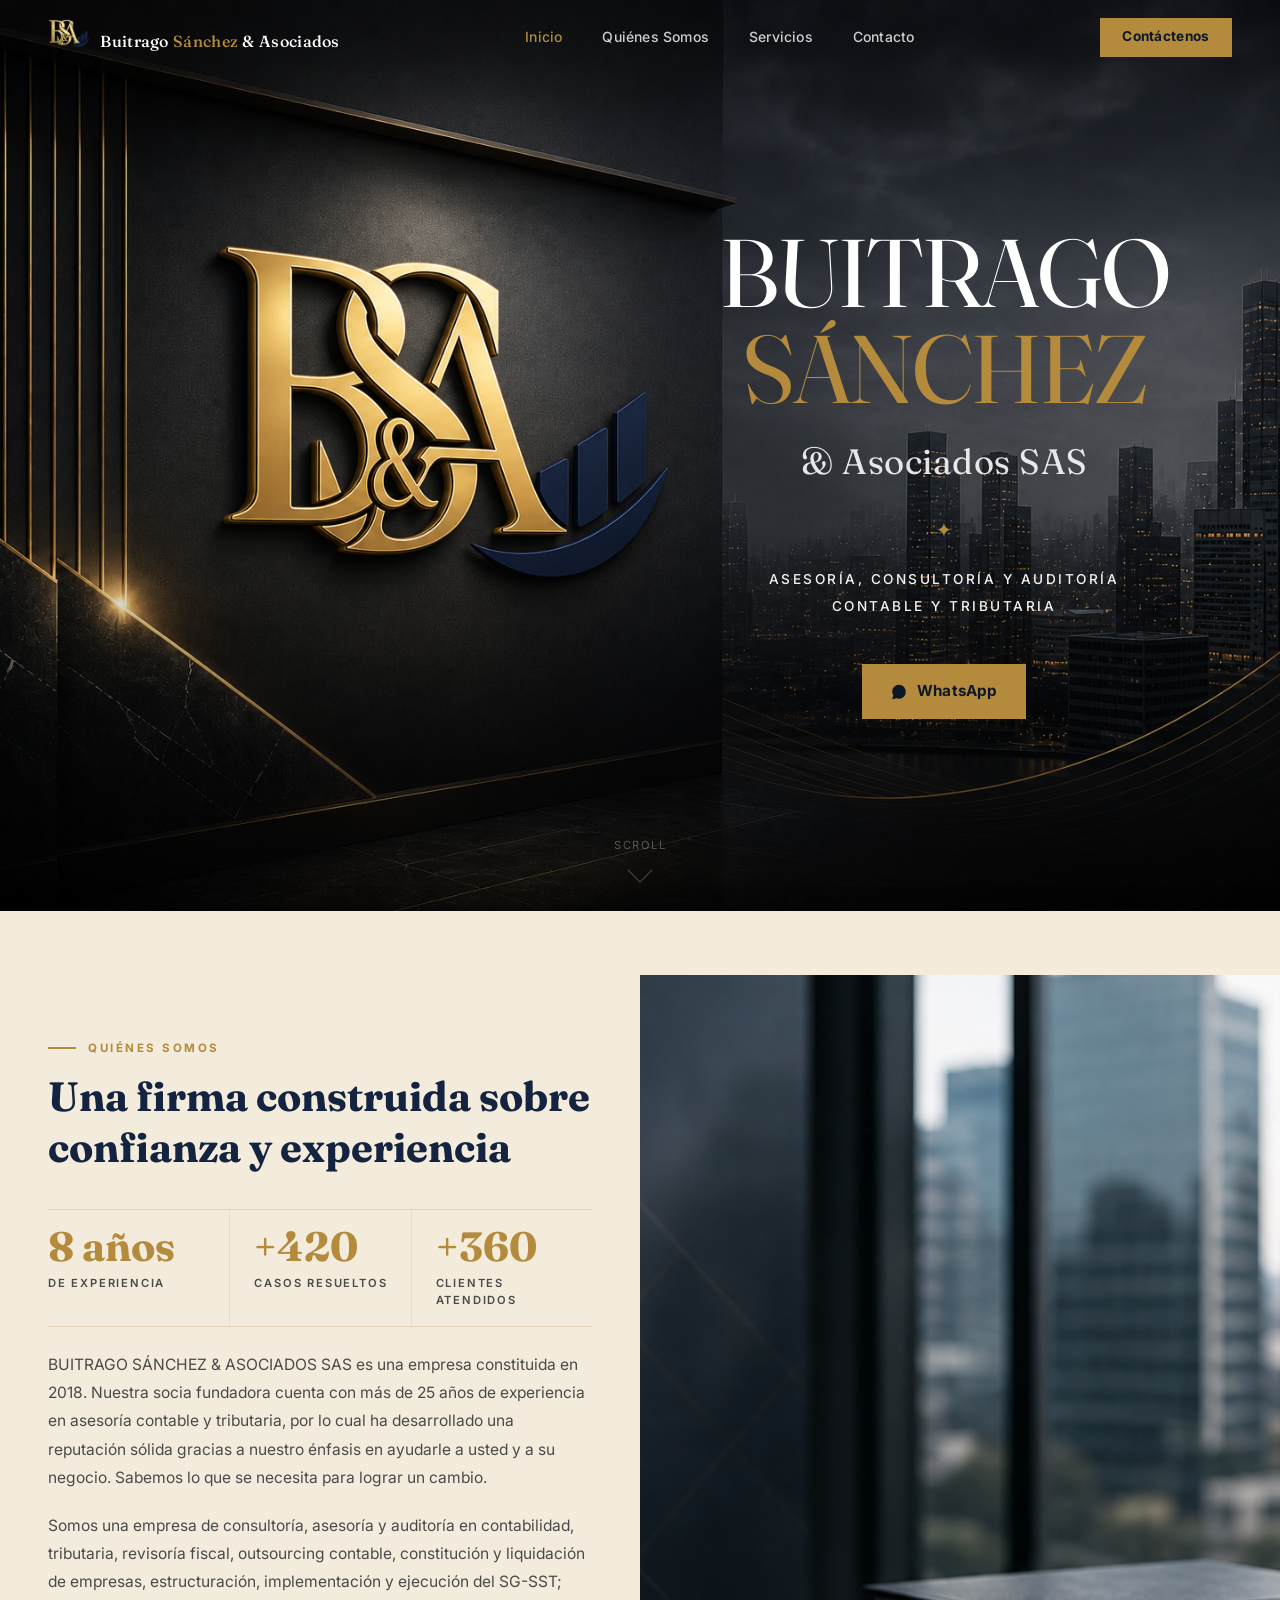
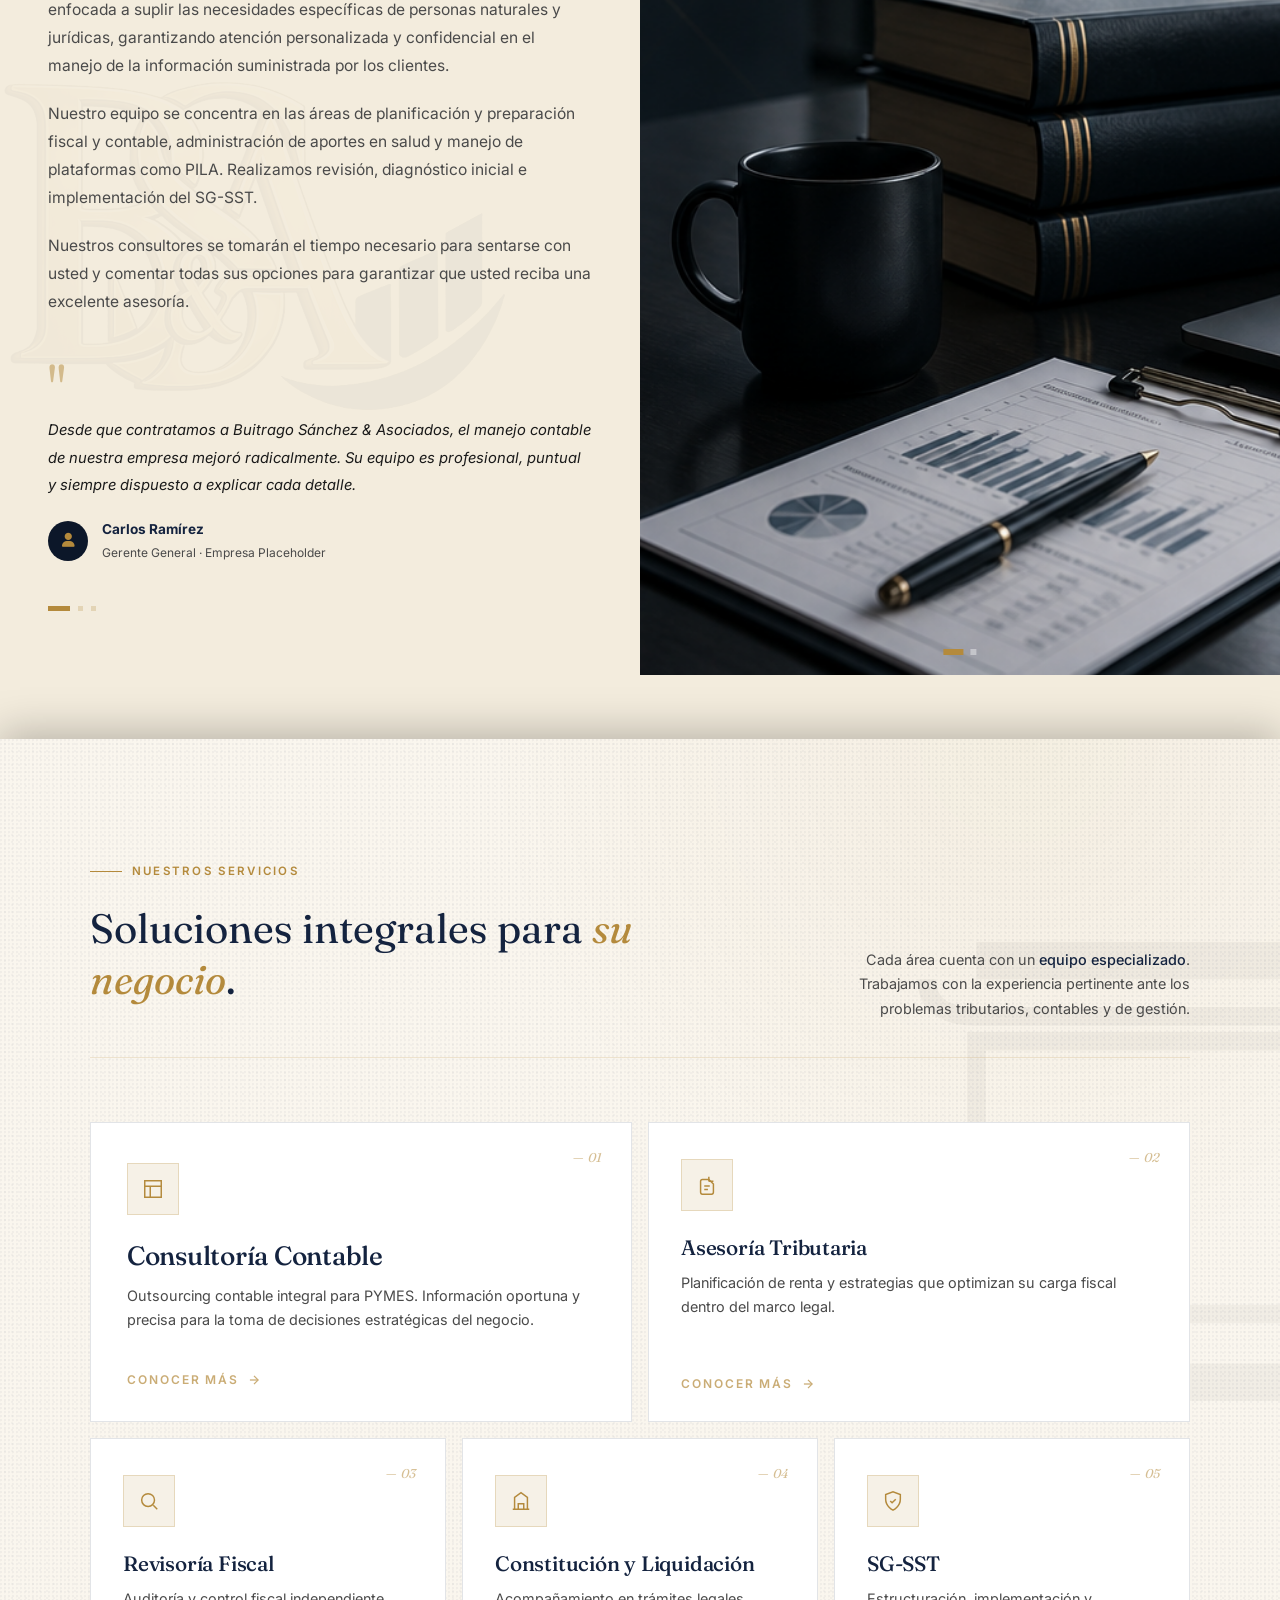
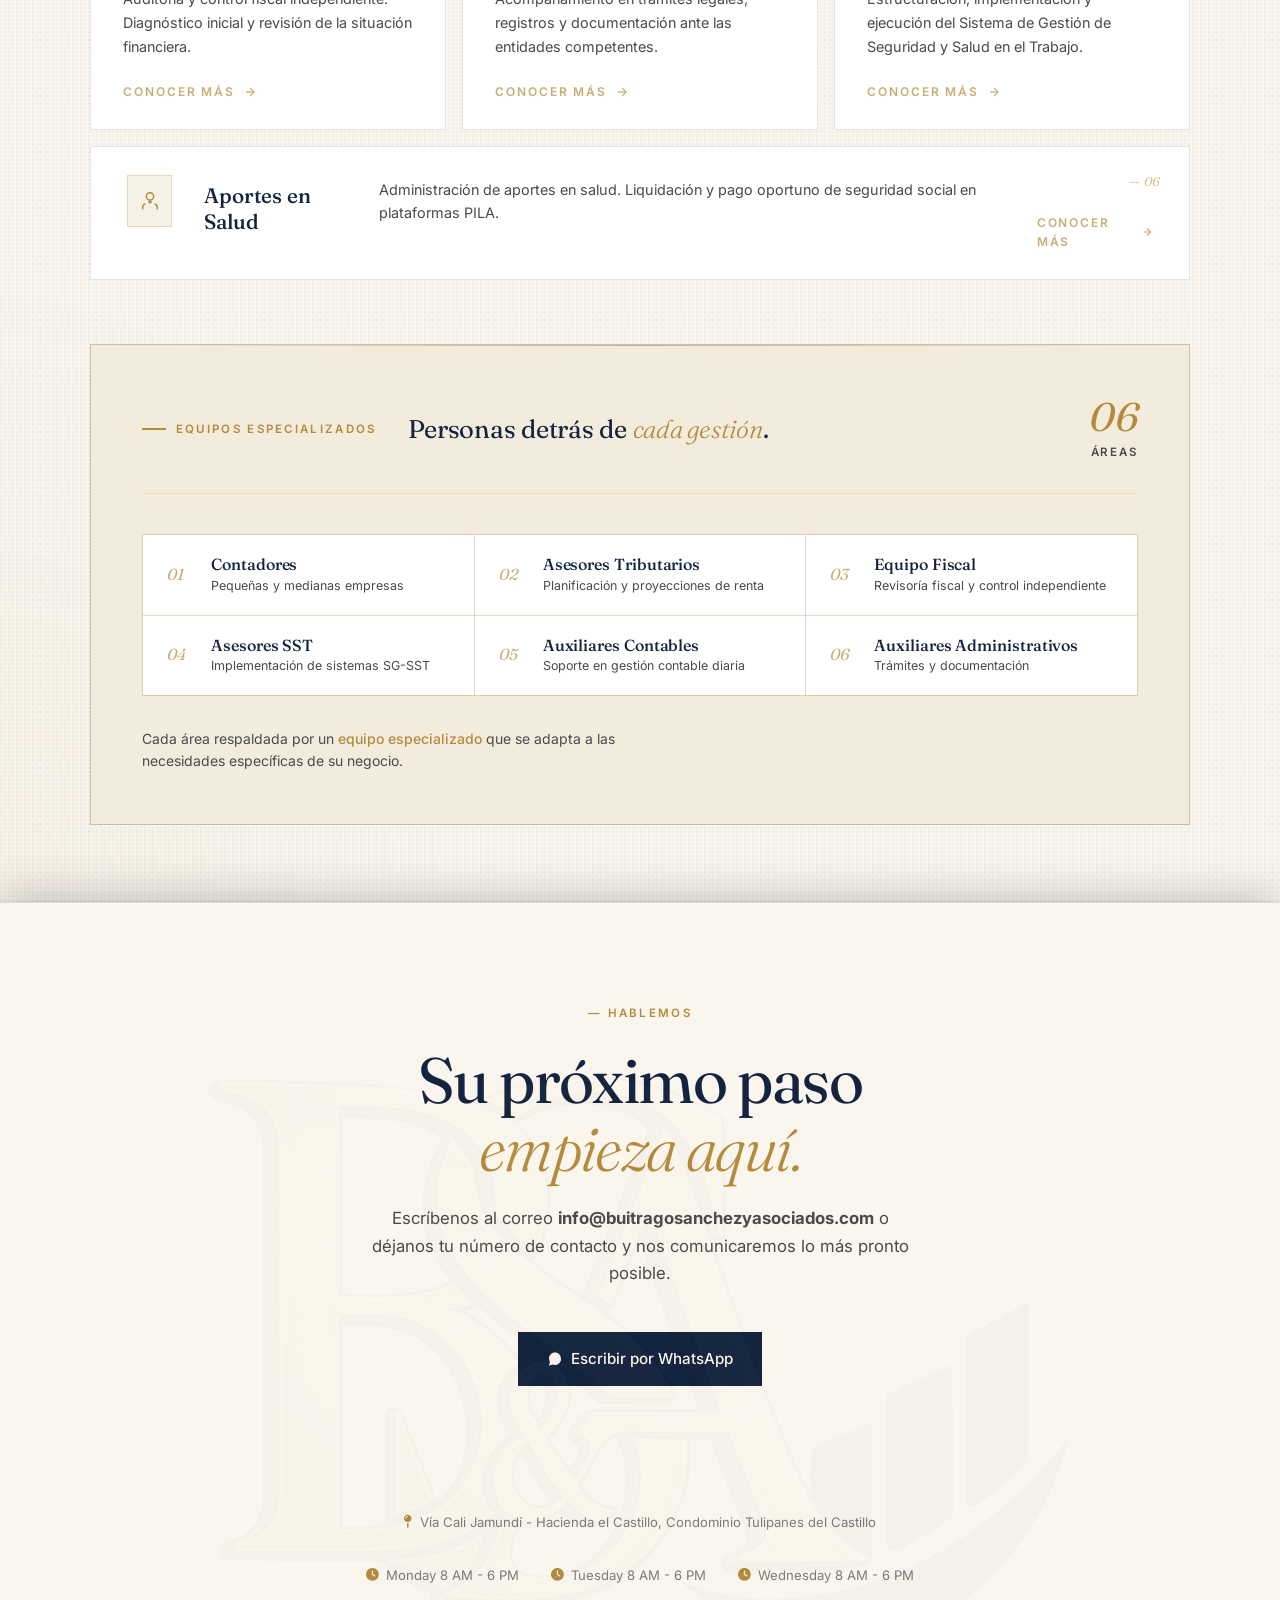
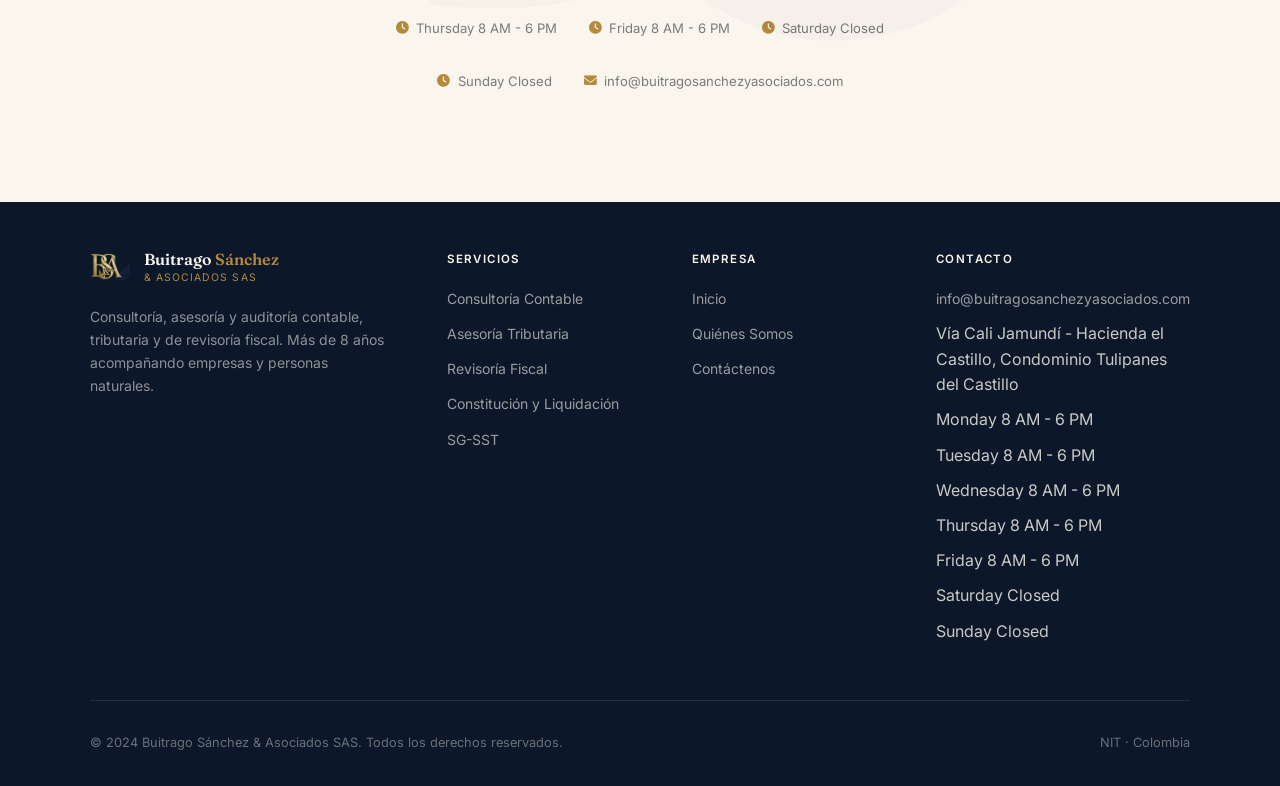
<file: propuestas.html>
<!DOCTYPE html>
<html lang="es">
<head>
  <meta charset="UTF-8" />
  <meta name="viewport" content="width=device-width, initial-scale=1.0" />
  <title>Buitrago Sánchez & Asociados SAS — Consultoría Contable y Tributaria</title>
  <link rel="preconnect" href="https://fonts.googleapis.com" />
  <link rel="preconnect" href="https://fonts.gstatic.com" crossorigin />
  <link href="https://fonts.googleapis.com/css2?family=Fraunces:ital,opsz,wght@0,9..144,400;0,9..144,500;0,9..144,600;0,9..144,700;1,9..144,400;1,9..144,600&family=Inter:wght@400;500;600;700&display=swap" rel="stylesheet" />
  <link rel="stylesheet" href="https://cdnjs.cloudflare.com/ajax/libs/font-awesome/6.5.0/css/all.min.css" />
  <style>
    *, *::before, *::after {
      box-sizing: border-box;
      margin: 0;
      padding: 0;
    }

    :root {
      --navy:        #14233f;
      --navy-2:      #1f3358;
      --navy-dark:   #0c1729;
      --navy-light:  #1f3358;
      --gold:        #b48a3c;
      --gold-light:  #c9a84c;
      --gold-muted:  rgba(180, 138, 60, 0.15);
      --cream:       #faf6ee;
      --cream-2:     #f3ecdd;
      --cream-3:     #ebe2cb;
      --white:       #ffffff;
      --off-white:   #faf6ee;
      --gray-light:  #f3ecdd;
      --gray:        #7a7a7a;
      --ink:         #1a1a1a;
      --ink-2:       #4a4a4a;
      --ink-3:       #7a7a7a;
      --text:        #1a1a1a;
      --text-muted:  #4a4a4a;
      --line:        rgba(20, 35, 63, 0.12);
      --line-strong: rgba(20, 35, 63, 0.22);
      --radius:      12px;
      --radius-lg:   18px;
      --shadow-sm: 0 1px 2px rgba(20,35,63,0.06), 0 2px 8px rgba(20,35,63,0.04);
      --shadow-md: 0 4px 12px rgba(20,35,63,0.08), 0 12px 32px rgba(20,35,63,0.08);
      --shadow-lg: 0 8px 24px rgba(20,35,63,0.10), 0 24px 64px rgba(20,35,63,0.12);
    }

    html {
      scroll-behavior: smooth;
      font-size: 16px;
    }

    body {
      font-family: 'Inter', system-ui, sans-serif;
      color: var(--text);
      line-height: 1.6;
      background: var(--cream);
    }

    /* ─── NAVBAR ─────────────────────────────── */
    nav {
      position: fixed;
      top: 0;
      left: 0;
      right: 0;
      z-index: 100;
      display: flex;
      align-items: center;
      justify-content: space-between;
      padding: 1.1rem 3rem;
      background: transparent;
      backdrop-filter: none;
      -webkit-backdrop-filter: none;
      border-bottom: 1px solid transparent;
      transition: background 0.4s ease, border-color 0.4s ease, backdrop-filter 0.4s ease;
    }

    nav.scrolled {
      background: rgba(12, 23, 41, 0.95);
      backdrop-filter: blur(12px);
      -webkit-backdrop-filter: blur(12px);
      border-bottom-color: rgba(180, 138, 60, 0.1);
    }

    .nav-logo {
      font-family: 'Fraunces', Georgia, serif;
      font-size: 1rem;
      font-weight: 500;
      color: var(--white);
      letter-spacing: 0.3px;
      line-height: 1.3;
    }

    .nav-logo span {
      color: var(--gold);
    }

    .nav-logo small {
      display: block;
      font-family: 'Inter', system-ui, sans-serif;
      font-size: 0.65rem;
      font-weight: 400;
      color: rgba(255, 255, 255, 0.5);
      letter-spacing: 1.5px;
      text-transform: uppercase;
      margin-top: 2px;
    }

    .nav-links {
      display: flex;
      list-style: none;
      gap: 2.5rem;
    }

    .nav-links a {
      color: rgba(255, 255, 255, 0.8);
      text-decoration: none;
      font-size: 0.875rem;
      font-weight: 500;
      letter-spacing: 0.2px;
      transition: color 0.2s;
      position: relative;
    }

    .nav-links a::after {
      content: '';
      position: absolute;
      bottom: -3px;
      left: 0;
      width: 0;
      height: 1px;
      background: var(--gold);
      transition: width 0.25s;
    }

    .nav-links a:hover {
      color: var(--white);
    }

    .nav-links a:hover::after {
      width: 100%;
    }

    .nav-cta {
      background: var(--gold);
      color: var(--navy-dark);
      padding: 0.55rem 1.4rem;
      text-decoration: none;
      font-weight: 700;
      font-size: 0.85rem;
      letter-spacing: 0.3px;
      transition: background 0.2s, transform 0.2s;
    }

    .nav-cta:hover {
      background: var(--gold-light);
      transform: translateY(-1px);
    }

    .nav-toggle {
      display: none;
      background: none;
      border: none;
      cursor: pointer;
      color: var(--white);
      font-size: 1.3rem;
    }

    /* ─── HERO ───────────────────────────────── */
    #inicio {
      min-height: 100vh;
      background:
        linear-gradient(to bottom, transparent 55%, rgba(0,0,0,0.65) 100%),
        url('logos/3d-logo.png') center top / cover no-repeat;
      display: grid;
      grid-template-columns: 1fr 1fr;
      align-items: center;
      position: relative;
      overflow: hidden;
      will-change: background-position;
    }

    .hero-text-col {
      grid-column: 2;
      display: flex;
      flex-direction: column;
      align-items: center;
      justify-content: center;
      padding: 8rem 4rem 6rem;
      text-align: center;
    }

    /* ─ Typographic name ─ */
    .hero-name {
      display: flex;
      flex-direction: column;
      align-items: center;
    }

    .hn-line1,
    .hn-line2 {
      font-family: 'Fraunces', Georgia, serif;
      font-size: clamp(4.5rem, 7.5vw, 9rem);
      line-height: 1;
      letter-spacing: -2px;
      display: block;
    }

    .hn-line1 { color: var(--white); }
    .hn-line2 { color: var(--gold); }

    .hn-line3 {
      display: block;
      font-family: 'Fraunces', Georgia, serif;
      font-size: clamp(1.4rem, 2.8vw, 2.2rem);
      font-weight: 400;
      color: rgba(255, 255, 255, 0.88);
      margin-top: 1.1rem;
      letter-spacing: 0.5px;
      animation: fadeSlideUp 0.7s ease both;
      animation-delay: 1.35s;
    }

    .hn-sep-icon {
      display: block;
      color: var(--gold);
      font-size: 1.25rem;
      margin: 1.5rem 0 1.25rem;
      animation: fadeSlideUp 0.7s ease both;
      animation-delay: 1.6s;
    }

    .hn-tagline1,
    .hn-tagline2 {
      display: block;
      font-size: 0.85rem;
      color: rgba(255, 255, 255, 0.55);
      letter-spacing: 2.5px;
      text-transform: uppercase;
      font-weight: 500;
      line-height: 2;
    }

    .hn-tagline1 {
      animation: fadeSlideUp 0.7s ease both 1.8s, colorToWhite 0.8s ease forwards 2.5s;
    }
    .hn-tagline2 {
      animation: fadeSlideUp 0.7s ease both 1.95s, colorToWhite 0.8s ease forwards 2.65s;
    }

    @keyframes colorToWhite {
      from { color: rgba(255, 255, 255, 0.55); }
      to   { color: rgba(255, 255, 255, 0.95); }
    }

    .hero-cta-row {
      display: flex;
      gap: 0.75rem;
      justify-content: center;
      flex-wrap: wrap;
      margin-top: 2.75rem;
      animation: fadeSlideUp 0.7s ease both 2.15s;
    }

    .hero-cta {
      background-size: cover;
      display: inline-flex;
      align-items: center;
      gap: 0.55rem;
      background: var(--gold);
      color: var(--navy-dark);
      padding: 0.95rem 2.4rem;
      text-decoration: none;
      font-weight: 700;
      font-size: 0.95rem;
      letter-spacing: 0.2px;
      transition: background 0.25s, transform 0.25s;
      position: relative;
      overflow: hidden;
    }

    .btn-whatsapp {
      display: inline-flex;
      align-items: center;
      gap: 0.55rem;
      background: var(--gold);
      color: var(--navy-dark);
      padding: 0.95rem 1.75rem;
      text-decoration: none;
      font-weight: 700;
      font-size: 0.95rem;
      letter-spacing: 0.2px;
      transition: background 0.25s, transform 0.25s;
    }

    .btn-whatsapp:hover,
    .hero-cta:hover {
      background: var(--gold-light);
      transform: translateY(-2px);
    }

    .btn-whatsapp svg { width: 18px; height: 18px; flex-shrink: 0; }

    /* WhatsApp en Contáctenos */
    .contact-whatsapp {
      display: inline-flex;
      align-items: center;
      gap: 0.65rem;
      margin-top: 1.5rem;
      background: var(--gold);
      color: var(--navy-dark);
      padding: 0.9rem 1.75rem;
      text-decoration: none;
      font-weight: 700;
      font-size: 0.9rem;
      letter-spacing: 0.2px;
      transition: background 0.25s, transform 0.25s;
    }

    .contact-whatsapp:hover {
      background: var(--gold-light);
      transform: translateY(-2px);
    }

    .contact-whatsapp svg { width: 18px; height: 18px; flex-shrink: 0; }

    .hero-cta::after {
      content: '';
      position: absolute;
      inset: 0;
      background: linear-gradient(105deg, transparent 35%, rgba(255,255,255,0.32) 50%, transparent 65%);
      transform: translateX(-120%);
      animation: ctaShine 0.75s ease forwards 2.85s;
    }

    @keyframes ctaShine {
      to { transform: translateX(220%); }
    }

    .hero-cta:hover {
      background: var(--gold-light);
      transform: translateY(-2px);
    }

    /* ─ Letter & entrance animations ─ */
    @keyframes letterIn {
      from { opacity: 0; transform: translateY(48px); filter: blur(4px); }
      to   { opacity: 1; transform: translateY(0);    filter: blur(0); }
    }

    @keyframes fadeSlideUp {
      from { opacity: 0; transform: translateY(22px); }
      to   { opacity: 1; transform: translateY(0); }
    }

    .letter {
      display: inline-block;
      animation: letterIn 0.65s cubic-bezier(0.22, 1, 0.36, 1) both;
    }

    .scroll-hint {
      position: absolute;
      bottom: 2rem;
      left: 50%;
      transform: translateX(-50%);
      display: flex;
      flex-direction: column;
      align-items: center;
      gap: 0.4rem;
      color: rgba(255, 255, 255, 0.3);
      font-size: 0.7rem;
      letter-spacing: 1.5px;
      text-transform: uppercase;
    }

    .scroll-hint .arrow {
      width: 18px;
      height: 18px;
      border-right: 1.5px solid rgba(255, 255, 255, 0.25);
      border-bottom: 1.5px solid rgba(255, 255, 255, 0.25);
      transform: rotate(45deg);
      animation: scrollBounce 2s infinite;
    }

    @keyframes scrollBounce {
      0%, 100% { transform: rotate(45deg) translateY(0); }
      50%       { transform: rotate(45deg) translateY(6px); }
    }

    /* ─── SHARED SECTION STYLES ─────────────── */
    section {
      padding: 6rem 2rem;
      position: sticky;
      top: 0;
    }

    #inicio    { z-index: 1; }
    #quienes   { z-index: 2; box-shadow: 0 -2px 20px rgba(0,0,0,0.3); }
    #servicios { z-index: 3; box-shadow: 0 -6px 40px rgba(0,0,0,0.25); min-height: 100vh; will-change: transform; }
    #contacto  { z-index: 4; box-shadow: 0 -6px 40px rgba(0,0,0,0.2); min-height: 100vh; will-change: transform; }

    .container {
      max-width: 1100px;
      margin: 0 auto;
    }

    .section-eyebrow {
      display: flex;
      align-items: center;
      gap: 0.75rem;
      color: var(--gold);
      font-size: 0.72rem;
      font-weight: 700;
      letter-spacing: 2.5px;
      text-transform: uppercase;
      margin-bottom: 0.85rem;
    }

    .section-eyebrow::before {
      content: '';
      display: block;
      width: 28px;
      height: 2px;
      background: var(--gold);
      flex-shrink: 0;
    }

    .section-heading {
      font-family: 'Fraunces', Georgia, serif;
      font-size: clamp(1.9rem, 3.2vw, 2.7rem);
      font-weight: 700;
      color: var(--navy);
      line-height: 1.25;
      margin-bottom: 1rem;
    }

    .section-heading.light {
      color: var(--white);
    }

    .section-lead {
      font-size: 0.975rem;
      color: var(--text-muted);
      line-height: 1.8;
      max-width: 580px;
    }

    .section-lead.light {
      color: rgba(255, 255, 255, 0.65);
    }

    /* ─── QUIÉNES SOMOS ─────────────────────── */
    #quienes {
      background: var(--cream-2);
      padding: 4rem 0;
      min-height: auto;
    }

    .about-grid {
      display: grid;
      grid-template-columns: 1fr 1fr;
      min-height: auto;
      gap: 0;
      overflow: visible;
    }

    .about-text {
      display: flex;
      flex-direction: column;
      justify-content: center;
      padding: 4rem 3rem;
    }

    .about-text .section-lead {
      max-width: 100%;
      margin-bottom: 1.25rem;
    }

    .about-stats {
      display: grid;
      grid-template-columns: repeat(3, 1fr);
      gap: 0;
      margin: 1.2rem 0 1.5rem;
      border-top: 1px solid rgba(180, 138, 60, 0.25);
      border-bottom: 1px solid rgba(180, 138, 60, 0.25);
    }

    .about-stat-item {
      padding: 1rem 1rem 1rem 0;
      position: relative;
    }

    .about-stat-item + .about-stat-item {
      padding-left: 1.5rem;
      border-left: 1px solid rgba(180, 138, 60, 0.15);
    }

    .about-stat-number {
      font-family: 'Fraunces', Georgia, serif;
      font-size: clamp(2.2rem, 3.2vw, 3.2rem);
      font-weight: 700;
      color: var(--gold);
      display: block;
      line-height: 1;
    }

    .about-stat-label {
      display: block;
      font-size: 0.7rem;
      color: var(--text-muted);
      letter-spacing: 1.8px;
      text-transform: uppercase;
      font-weight: 600;
      margin-top: 0.5rem;
    }

    @media (max-width: 1100px) {
      .about-stats {
        grid-template-columns: repeat(2, 1fr);
      }
    }

    @media (max-width: 720px) {
      .about-stats {
        grid-template-columns: 1fr;
      }
      .about-stat-item {
        padding: 1.1rem 0 1.1rem 0;
      }
      .about-stat-item + .about-stat-item {
        padding-left: 0;
        border-left: none;
        border-top: 1px solid rgba(180, 138, 60, 0.15);
        padding-top: 1.1rem;
      }
    }

    .about-values {
      display: grid;
      grid-template-columns: 1fr 1fr;
      gap: 0;
      margin-top: 2.5rem;
    }

    .value-item {
      display: flex;
      align-items: flex-start;
      gap: 1.1rem;
      padding: 1.5rem 1.25rem 1.5rem 0;
      border-top: 1.5px solid rgba(180, 138, 60, 0.22);
      opacity: 0;
      transform: translateX(40px);
      transition: opacity 0.5s ease, transform 0.5s ease;
    }

    .value-item.visible {
      opacity: 1;
      transform: translateX(0);
    }

    .value-item:nth-child(odd) {
      padding-right: 2rem;
      border-right: 1.5px solid rgba(180, 138, 60, 0.12);
    }

    .value-item:nth-child(even) {
      padding-left: 1.75rem;
    }

    /* Ring SVG */
    .value-icon-wrap {
      position: relative;
      width: 62px;
      height: 62px;
      flex-shrink: 0;
    }

    .value-ring {
      position: absolute;
      inset: 0;
      width: 100%;
      height: 100%;
      transform: rotate(-90deg);
    }

    .value-ring-track {
      fill: none;
      stroke: rgba(180, 138, 60, 0.15);
      stroke-width: 2.5;
    }

    .value-ring-fill {
      fill: none;
      stroke: var(--gold);
      stroke-width: 2.5;
      stroke-linecap: round;
      stroke-dasharray: 163;
      stroke-dashoffset: 163;
      transition: stroke-dashoffset 1.2s cubic-bezier(0.4, 0, 0.2, 1);
    }

    .value-item.visible .value-ring-fill {
      stroke-dashoffset: 0;
    }

    .value-icon {
      position: absolute;
      inset: 5px;
      background: var(--navy-dark);
      border-radius: 50%;
      display: flex;
      align-items: center;
      justify-content: center;
      color: var(--gold);
      font-size: 1rem;
    }

    .value-text strong {
      display: block;
      font-size: 1rem;
      font-weight: 700;
      color: var(--navy);
      margin-bottom: 0.3rem;
    }

    .value-text span {
      font-size: 0.85rem;
      color: var(--gray);
      line-height: 1.5;
    }

    /* Testimonios */
    .testimonials-slider {
      position: relative;
      min-height: 210px;
      margin-top: 2rem;
    }

    .testimonial-item {
      position: absolute;
      inset: 0;
      opacity: 0;
      transform: translateY(14px);
      transition: opacity 0.65s ease, transform 0.65s ease;
      pointer-events: none;
    }

    .testimonial-item.active {
      opacity: 1;
      transform: translateY(0);
      pointer-events: auto;
    }

    .testimonial-quote-mark {
      font-family: 'Fraunces', Georgia, serif;
      font-size: 3.5rem;
      color: var(--gold);
      line-height: 0.7;
      opacity: 0.5;
      display: block;
      margin-bottom: 0.6rem;
    }

    .testimonial-text {
      font-size: 0.925rem;
      color: var(--text);
      line-height: 1.85;
      font-style: italic;
      margin-bottom: 1.25rem;
    }

    .testimonial-author {
      display: flex;
      align-items: center;
      gap: 0.85rem;
    }

    .testimonial-avatar {
      width: 40px;
      height: 40px;
      background: var(--navy-dark);
      border-radius: 50%;
      display: flex;
      align-items: center;
      justify-content: center;
      color: var(--gold);
      font-size: 0.9rem;
      flex-shrink: 0;
    }

    .testimonial-name {
      display: block;
      font-weight: 700;
      font-size: 0.85rem;
      color: var(--navy);
    }

    .testimonial-role {
      display: block;
      font-size: 0.75rem;
      color: var(--text-muted);
      margin-top: 0.1rem;
    }

    .testimonial-dots {
      display: flex;
      gap: 0.5rem;
      margin-top: 1.75rem;
      align-items: center;
    }

    .testimonial-dot {
      height: 5px;
      width: 5px;
      background: rgba(180, 138, 60, 0.25);
      cursor: pointer;
      transition: width 0.35s ease, background 0.35s ease;
    }

    .testimonial-dot.active {
      background: var(--gold);
      width: 22px;
    }

    /* Carousel de imagen */
    .about-image-col {
      position: relative;
      overflow: hidden;
    }

    .about-carousel-slide {
      position: absolute;
      inset: 0;
      opacity: 0;
      transition: opacity 1.2s ease;
    }

    .about-carousel-slide.active {
      opacity: 1;
    }

    .about-carousel-slide img {
      width: 100%;
      height: 100%;
      object-fit: cover;
      display: block;
    }

    .about-carousel-dots {
      position: absolute;
      bottom: 1.25rem;
      left: 50%;
      transform: translateX(-50%);
      display: flex;
      gap: 0.45rem;
      z-index: 2;
    }

    .about-carousel-dot {
      width: 6px;
      height: 6px;
      background: rgba(255,255,255,0.4);
      cursor: pointer;
      transition: background 0.3s ease, width 0.35s ease;
    }

    .about-carousel-dot.active {
      background: var(--gold);
      width: 20px;
    }

    /* Animaciones de entrada para Quiénes Somos */
    .animate-child {
      opacity: 0;
      transform: translateX(40px);
      transition: opacity 0.6s ease, transform 0.6s ease;
    }

    .animate-child.visible {
      opacity: 1;
      transform: translateX(0);
    }

    /* ─── QUIÉNES SOMOS watermark ───────────── */
    #quienes::before {
      content: '';
      position: absolute;
      inset: 0;
      background: url('logos/main-logo-white.png') left 70% / 40% auto no-repeat;
      opacity: 0.03;
      pointer-events: none;
      z-index: 0;
    }

    #quienes > * {
      position: relative;
      z-index: 1;
    }

    /* ─── SERVICIOS ──────────────────────────── */
    #servicios {
      --display: 'Fraunces', Georgia, serif;
      position: relative;
      overflow: hidden;
      padding: clamp(5rem, 9vw, 8rem) 0 clamp(4rem, 6vw, 6rem);
      background:
        radial-gradient(ellipse 70% 50% at 80% 0%, rgba(180,138,60,0.07), transparent 60%),
        radial-gradient(ellipse 60% 60% at 0% 100%, rgba(180,138,60,0.04), transparent 60%),
        var(--cream);
      color: var(--ink);
      isolation: isolate;
    }

    #servicios .section-heading {
      color: var(--navy);
      font-weight: 400;
    }

    #servicios .section-heading em {
      color: var(--gold);
      font-style: italic;
    }

    #servicios::before {
      content: "";
      position: absolute;
      inset: 0;
      background-image:
        radial-gradient(circle at 20% 30%, rgba(20,35,63,0.04) 1px, transparent 1.5px),
        radial-gradient(circle at 70% 70%, rgba(20,35,63,0.03) 1px, transparent 1.5px);
      background-size: 4px 4px, 7px 7px;
      pointer-events: none;
      z-index: 0;
    }

    #servicios > .container { position: relative; z-index: 2; }

    #servicios > * {
      position: relative;
      z-index: 1;
    }

    /* Marca de agua SVG decorativa */
    #servicios .services-bg-mark {
      position: absolute;
      right: -180px; top: 8%;
      width: 620px; height: 620px;
      opacity: 0.035;
      pointer-events: none;
      z-index: 1;
      user-select: none;
    }

    /* ─── Reveal del contenido ───────────────── */
    #servicios-anim {
      opacity: 0;
      transform: translateY(12px);
      transition: opacity 800ms ease, transform 800ms cubic-bezier(0.4, 0, 0.2, 1);
    }
    #servicios-anim.content-visible {
      opacity: 1;
      transform: translateY(0);
    }

    /* ─── Header ─────────────────────────────── */
    .services-header {
      display: grid;
      grid-template-columns: 1fr auto;
      align-items: end;
      gap: 3rem;
      margin-bottom: 4rem;
      padding-bottom: 2.25rem;
      border-bottom: 1px solid rgba(180,138,60,0.18);
    }
    .services-header-eyebrow {
      display: inline-flex;
      align-items: center;
      gap: 0.6rem;
      font-size: 0.72rem;
      font-weight: 600;
      letter-spacing: 0.2em;
      text-transform: uppercase;
      color: var(--gold);
      margin-bottom: 1.4rem;
    }
    .services-header-eyebrow::before {
      content: "";
      width: 32px; height: 1.5px;
      background: var(--gold);
    }
    .services-header-right {
      max-width: 360px;
      font-size: 0.9rem;
      color: var(--ink-2);
      line-height: 1.7;
      text-align: right;
    }
    .services-header-right strong { color: var(--navy); font-weight: 500; }

    @media (max-width: 768px) {
      .services-header { grid-template-columns: 1fr; gap: 1.5rem; }
      .services-header-right { text-align: left; max-width: 100%; }
    }

    /* ─── Grid asimétrico ────────────────────── */
    .services-grid {
      display: grid;
      grid-template-columns: repeat(6, 1fr);
      gap: 1rem;
      margin-bottom: 4rem;
    }

    .service-card                         { grid-column: span 2; }
    .service-card.featured                { grid-column: span 3; }
    .service-card.featured + .service-card{ grid-column: span 3; }
    .service-card:nth-child(6)            { grid-column: span 6; min-height: auto; flex-direction: row; align-items: center; gap: 2rem; padding: 1.75rem 2.25rem; }

    @media (max-width: 980px) {
      .services-grid { grid-template-columns: repeat(2, 1fr); }
      .service-card,
      .service-card.featured,
      .service-card.featured + .service-card { grid-column: span 1 !important; }
    }
    @media (max-width: 600px) {
      .services-grid { grid-template-columns: 1fr; }
    }

    /* ─── Card ───────────────────────────────── */
    .service-card {
      position: relative;
      background: var(--white);
      border: 1px solid var(--line);
      padding: 2.25rem 2rem 1.75rem;
      transition: transform 420ms cubic-bezier(0.4,0,0.2,1), border-color 320ms ease, background 320ms ease;
      display: flex;
      flex-direction: column;
      min-height: 240px;
      cursor: pointer;
      overflow: hidden;
      isolation: isolate;
    }

    .service-card::before {
      content: "";
      position: absolute; inset: 0;
      background: radial-gradient(400px circle at var(--mx,50%) var(--my,0%), rgba(180,138,60,0.16), transparent 50%);
      opacity: 0;
      transition: opacity 320ms ease;
      pointer-events: none;
      z-index: 0;
    }
    .service-card:hover::before { opacity: 1; }

    .service-card::after {
      content: '';
      position: absolute;
      top: 1.75rem; bottom: 1.75rem; left: 0;
      width: 2px;
      background: var(--gold);
      transform: scaleY(0);
      transform-origin: top;
      transition: transform 480ms cubic-bezier(0.4,0,0.2,1);
    }
    .service-card:hover::after { transform: scaleY(1); }

    .service-card:hover {
      transform: translateY(-4px);
      border-color: rgba(180,138,60,0.45);
      background: var(--cream-2);
      box-shadow: var(--shadow-md);
    }
    .service-card > * { position: relative; z-index: 1; }

    .service-card.featured {
      background: var(--white);
      border-color: var(--line);
      min-height: 300px;
      padding: 2.5rem 2.25rem 2rem;
    }
    .service-card.featured::before {
      background: radial-gradient(500px circle at var(--mx,50%) var(--my,0%), rgba(180,138,60,0.14), transparent 55%);
    }

    .service-card-num {
      position: absolute;
      top: 1.5rem; right: 1.75rem;
      font-family: var(--display, 'Fraunces', Georgia, serif);
      font-style: italic;
      font-size: 0.8rem;
      color: var(--gold);
      letter-spacing: 0.05em;
      opacity: 0.55;
      transition: opacity 320ms ease;
    }
    .service-card:hover .service-card-num { opacity: 1; }

    .service-card-icon {
      width: 52px; height: 52px;
      background: rgba(180,138,60,0.12);
      border: 1px solid rgba(180,138,60,0.25);
      display: flex; align-items: center; justify-content: center;
      color: var(--gold);
      margin-bottom: 1.5rem;
      transition: background 320ms ease, color 320ms ease, transform 420ms cubic-bezier(0.4,0,0.2,1), border-color 320ms ease;
    }
    .service-card:hover .service-card-icon {
      background: var(--gold);
      border-color: var(--gold);
      color: var(--navy-dark);
      transform: rotate(-6deg) scale(1.06);
    }

    .service-card-title {
      font-family: var(--display, 'Fraunces', Georgia, serif);
      font-size: 1.3rem;
      font-weight: 500;
      color: var(--navy);
      margin: 0 0 0.6rem;
      letter-spacing: -0.01em;
      line-height: 1.25;
    }
    .service-card.featured .service-card-title { font-size: 1.65rem; margin-bottom: 0.75rem; }

    .service-card-desc {
      font-size: 0.9rem;
      color: var(--ink-2);
      line-height: 1.65;
      margin: 0 0 1.5rem;
    }

    .service-card-link {
      margin-top: auto;
      display: inline-flex;
      align-items: center;
      gap: 0.5rem;
      font-size: 0.75rem;
      font-weight: 600;
      letter-spacing: 0.16em;
      text-transform: uppercase;
      color: var(--gold);
      opacity: 0.7;
      text-decoration: none;
      transition: opacity 280ms ease, gap 280ms ease;
    }
    .service-card-link svg { width: 14px; height: 14px; transition: transform 280ms ease; }
    .service-card:hover .service-card-link { opacity: 1; gap: 0.75rem; }
    .service-card:hover .service-card-link svg { transform: translateX(3px); }

    /* ─── Team strip ─────────────────────────── */
    .team-strip {
      position: relative;
      margin-top: 2rem;
      padding: clamp(2.25rem, 4vw, 3.25rem);
      background: var(--cream-2);
      border: 1px solid var(--line-strong);
      overflow: hidden;
    }
    .team-strip::before {
      content: "";
      position: absolute;
      top: 0; left: 0; right: 0;
      height: 1px;
      background: linear-gradient(90deg, transparent, rgba(180,138,60,0.6), transparent);
    }

    .team-head {
      display: grid;
      grid-template-columns: auto 1fr auto;
      align-items: center;
      gap: 2rem;
      margin-bottom: 2.5rem;
      padding-bottom: 2rem;
      border-bottom: 1px solid rgba(180,138,60,0.15);
    }
    .team-head-label {
      display: inline-flex; align-items: center; gap: 0.6rem;
      font-size: 0.72rem; font-weight: 600; letter-spacing: 0.2em;
      text-transform: uppercase; color: var(--gold);
    }
    .team-head-label::before { content: ""; width: 24px; height: 1.5px; background: var(--gold); }

    .team-head-title {
      font-family: var(--display, 'Fraunces', Georgia, serif);
      font-size: clamp(1.4rem, 2vw, 1.85rem);
      font-weight: 400; color: var(--navy);
      letter-spacing: -0.01em; line-height: 1.25; margin: 0;
    }
    .team-head-title em { font-style: italic; color: var(--gold); font-weight: 300; }

    .team-head-count { text-align: right; white-space: nowrap; }
    .team-head-count strong {
      display: block;
      font-family: var(--display, 'Fraunces', Georgia, serif);
      font-style: italic; font-size: 2.5rem; font-weight: 400;
      color: var(--gold); line-height: 1;
    }
    .team-head-count span {
      display: block; font-size: 0.72rem; font-weight: 600;
      letter-spacing: 0.16em; text-transform: uppercase;
      color: var(--ink-2); margin-top: 0.4rem;
    }

    @media (max-width: 768px) {
      .team-head { grid-template-columns: 1fr; gap: 1rem; }
      .team-head-count { text-align: left; }
    }

    .team-list {
      display: grid;
      grid-template-columns: repeat(3, 1fr);
      gap: 1px;
      background: rgba(180,138,60,0.18);
      border: 1px solid rgba(180,138,60,0.18);
      overflow: hidden;
      list-style: none;
      margin: 0; padding: 0;
    }
    @media (max-width: 880px) { .team-list { grid-template-columns: repeat(2, 1fr); } }
    @media (max-width: 520px) { .team-list { grid-template-columns: 1fr; } }

    .team-item {
      display: grid; grid-template-columns: auto 1fr;
      gap: 1rem; align-items: center;
      padding: 1.25rem 1.5rem;
      background: var(--white);
      transition: background 280ms ease; cursor: default;
    }
    .team-item:hover { background: var(--cream-3); }

    .team-item-num {
      font-family: var(--display, 'Fraunces', Georgia, serif);
      font-style: italic; font-size: 1rem;
      color: var(--gold); opacity: 0.7; min-width: 28px;
    }
    .team-item-body { display: flex; flex-direction: column; gap: 0.15rem; min-width: 0; }
    .team-item-name {
      font-family: var(--display, 'Fraunces', Georgia, serif);
      font-size: 1rem; font-weight: 500;
      color: var(--navy); letter-spacing: -0.005em; line-height: 1.2;
    }
    .team-item-desc { font-size: 0.78rem; color: var(--ink-2); line-height: 1.4; }

    .team-foot {
      margin-top: 2rem;
      display: flex; align-items: center;
      justify-content: space-between; gap: 1.5rem; flex-wrap: wrap;
    }
    .team-foot-text {
      font-size: 0.875rem; color: var(--ink-2);
      line-height: 1.6; max-width: 520px; margin: 0;
    }
    .team-foot-text strong { color: var(--gold); font-weight: 500; }
    .team-foot-link {
      display: inline-flex; align-items: center; gap: 0.65rem;
      padding: 0.85rem 1.5rem;
      border: 1px solid rgba(180,138,60,0.4);
      font-size: 0.8rem; font-weight: 600; letter-spacing: 0.12em;
      text-transform: uppercase; color: var(--gold);
      background: transparent; text-decoration: none;
      transition: all 280ms ease; white-space: nowrap;
    }
    .team-foot-link:hover {
      background: var(--gold); color: var(--navy-dark);
      border-color: var(--gold); transform: translateY(-1px);
    }
    .team-foot-link svg { width: 14px; height: 14px; }

    /* ─── CONTACTO / CTA ────────────────────── */
    #contacto {
      background: var(--cream);
      border-top: 1px solid var(--line);
      padding: 6rem 2rem 3rem;
      text-align: center;
    }

    .cta-inner {
      max-width: 576px;
      margin: 0 auto;
    }

    .cta-eyebrow {
      display: inline-flex;
      align-items: center;
      gap: 0.6rem;
      font-size: 0.72rem;
      font-weight: 600;
      letter-spacing: 0.2em;
      text-transform: uppercase;
      color: var(--gold);
      margin-bottom: 1.5rem;
    }

    .cta-heading {
      font-family: 'Fraunces', Georgia, serif;
      font-size: clamp(2.5rem, 5vw, 4rem);
      font-weight: 400;
      line-height: 1.05;
      letter-spacing: -0.025em;
      color: var(--navy);
      margin: 0 0 1.5rem;
    }

    .cta-heading em {
      font-style: italic;
      font-weight: 300;
      color: var(--gold);
    }

    .cta-lead {
      font-size: 1.05rem;
      color: var(--ink-2);
      line-height: 1.65;
      max-width: 540px;
      margin: 0 auto 2.75rem;
    }

    .cta-buttons {
      display: flex;
      flex-direction: column;
      align-items: center;
      gap: 0.875rem;
      margin-bottom: 3rem;
    }

    .btn {
      display: inline-flex;
      align-items: center;
      justify-content: center;
      gap: 8px;
      padding: 0.875rem 1.75rem;
      font-family: 'Inter', system-ui, sans-serif;
      font-weight: 500;
      font-size: 0.95rem;
      border-radius: 0px;
      border: 1.5px solid transparent;
      cursor: pointer;
      transition: all 220ms cubic-bezier(0.4, 0, 0.2, 1);
      white-space: nowrap;
      text-decoration: none;
    }

    .btn-primary {
      background: var(--navy);
      color: var(--cream);
    }

    .btn-primary:hover {
      background: var(--navy-dark);
      transform: translateY(-1px);
      box-shadow: var(--shadow-md);
    }

    .btn-ghost {
      background: transparent;
      border-color: var(--line-strong);
      color: var(--navy);
    }

    .btn-ghost:hover {
      background: var(--cream-2);
      border-color: var(--navy);
    }

    .cta-logo {
      display: block;
      width: 40%;
      max-width: 00px;
      height: auto;
      margin: 2rem 3rem;
    }

    .cta-meta {
      display: flex;
      align-items: center;
      justify-content: center;
      gap: 2rem;
      flex-wrap: wrap;
      color: var(--ink-3);
      font-size: 0.82rem;
    }

    #contacto {
      position: relative;
      overflow: hidden;
    }

    #contacto::before {
      content: '';
      position: absolute;
      inset: 0;
      background: url('logos/main-logo-white.png') center center / 880px no-repeat;
      opacity: 0.02;
      pointer-events: none;
    }

    .cta-meta-item {
      display: flex;
      align-items: center;
      gap: 0.45rem;
    }

    .cta-meta-item i {
      color: var(--gold);
      font-size: 0.8rem;
    }

    /* ─── FOOTER ─────────────────────────────── */
    footer {
      background: var(--navy-dark);
      color: rgba(250, 246, 238, 0.8);
      padding: 3rem 2rem 2rem;
      position: relative;
      z-index: 5;
    }

    .footer-grid {
      max-width: 1100px;
      margin: 0 auto;
      display: grid;
      grid-template-columns: 1.6fr 1fr 1fr 1fr;
      gap: 3.5rem;
      padding-bottom: 3.5rem;
    }

    .footer-brand-logo {
      display: flex;
      align-items: center;
      gap: 0.75rem;
      margin-bottom: 1.25rem;
    }

    .footer-brand-logo img {
      height: 28px;
      opacity: 0.9;
    }

    .footer-brand-name {
      font-family: 'Fraunces', Georgia, serif;
      font-size: 1rem;
      font-weight: 600;
      color: var(--cream);
      line-height: 1.2;
    }

    .footer-brand-name span { color: var(--gold); }

    .footer-brand-tagline {
      display: block;
      font-family: 'Inter', system-ui, sans-serif;
      font-size: 0.65rem;
      font-weight: 400;
      letter-spacing: 0.1em;
      text-transform: uppercase;
      color: rgba(250, 246, 238, 0.45);
      margin-top: 0.2rem;
    }

    .footer-brand-desc {
      font-size: 0.875rem;
      line-height: 1.65;
      color: rgba(250, 246, 238, 0.55);
      max-width: 300px;
      margin: 0;
    }

    .footer-col h6 {
      font-family: 'Inter', system-ui, sans-serif;
      font-size: 0.72rem;
      font-weight: 600;
      letter-spacing: 0.12em;
      text-transform: uppercase;
      color: var(--cream);
      margin: 0 0 1.1rem;
    }

    .footer-col ul {
      list-style: none;
      padding: 0;
      margin: 0;
      display: flex;
      flex-direction: column;
      gap: 0.6rem;
    }

    .footer-col a {
      font-size: 0.875rem;
      color: rgba(250, 246, 238, 0.6);
      text-decoration: none;
      transition: color 200ms ease;
    }

    .footer-col a:hover { color: var(--cream); }

    .footer-bottom {
      max-width: 1100px;
      margin: 0 auto;
      display: flex;
      justify-content: space-between;
      align-items: center;
      padding-top: 2rem;
      border-top: 1px solid rgba(250, 246, 238, 0.1);
      font-size: 0.8rem;
      color: rgba(250, 246, 238, 0.4);
      flex-wrap: wrap;
      gap: 0.5rem;
    }

    @media (max-width: 880px) {
      .footer-grid { grid-template-columns: 1fr 1fr; gap: 2.5rem; }
      .footer-bottom { flex-direction: column; gap: 0.5rem; text-align: center; }
    }

    @media (max-width: 520px) {
      .footer-grid { grid-template-columns: 1fr; }
    }

    /* ─── RESPONSIVE ─────────────────────────── */
    @media (max-width: 1024px) {
      .services-grid {
        grid-template-columns: repeat(2, 1fr);
      }
      .hero-text-col {
        padding: 6rem 2rem 4rem;
      }
      .about-grid {
        grid-template-columns: 1fr;
      }
      .about-text {
        padding: 4rem 2rem;
      }
      .about-image-col {
        height: 55vw;
        max-height: 320px;
      }
      .about-stats {
        grid-template-columns: repeat(2, 1fr);
        margin: 1.25rem 0 1.5rem;
      }
      .about-stat-item {
        padding: 1rem 0;
      }
      .about-stat-item + .about-stat-item {
        padding-left: 0;
        border-left: none;
        border-top: 1px solid rgba(180, 138, 60, 0.15);
        padding-top: 1rem;
      }
      .cta-logo {
        width: 60%;
        max-width: 220px;
        margin: 1.5rem auto 0;
      }
      .footer-grid {
        grid-template-columns: 1fr 1fr;
        gap: 2rem;
      }
    }

    @media (max-width: 768px) {
      nav {
        padding: 1rem 1.5rem;
      }

      .nav-links {
        display: none;
        position: absolute;
        top: 100%;
        left: 0;
        right: 0;
        background: rgba(12, 23, 41, 0.98);
        flex-direction: column;
        padding: 1.5rem 2rem;
        gap: 1.25rem;
        border-top: 1px solid rgba(180, 138, 60, 0.1);
      }

      .nav-links.open {
        display: flex;
      }

      .nav-cta {
        display: none;
      }

      .nav-toggle {
        display: block;
      }

      /* Hero — colapsar grid a columna única */
      #inicio {
        grid-template-columns: 1fr;
        align-items: flex-end;
      }

      .hero-text-col {
        grid-column: 1;
        padding: 8rem 1.5rem 5rem;
      }

      .hn-line1,
      .hn-line2 {
        font-size: clamp(3rem, 13vw, 5.5rem);
        letter-spacing: -1px;
      }

      /* Sections generales */
      section {
        padding: 4rem 1.25rem;
      }

      .about-grid {
        grid-template-columns: 1fr;
        min-height: unset;
      }

      .about-text {
        padding: 4rem 1.5rem;
      }

      .about-image-col {
        height: 60vw;
        max-height: 340px;
      }

      .about-values {
        grid-template-columns: 1fr;
      }

      .about-stats {
        grid-template-columns: 1fr;
      }
      .about-stat-item {
        padding: 1rem 0;
      }
      .about-stat-item + .about-stat-item {
        padding-left: 0;
        border-left: none;
        border-top: 1px solid rgba(180, 138, 60, 0.15);
        padding-top: 1rem;
      }
      .cta-buttons {
        align-items: stretch;
      }
      .cta-logo {
        width: 70%;
        max-width: 240px;
      }
      .cta-meta {
        justify-content: center;
        gap: 1rem;
      }
      .testimonial-item {
        padding: 1.5rem 1rem;
      }
      .testimonial-text {
        font-size: 0.95rem;
      }
      .testimonial-dots {
        justify-content: center;
      }

      .services-header {
        grid-template-columns: 1fr;
        gap: 1rem;
      }

      .services-header-right {
        text-align: left;
        max-width: 100%;
      }

      .services-grid {
        grid-template-columns: 1fr;
      }

      .team-list {
        grid-template-columns: 1fr;
      }

      #contacto {
        padding: 5rem 1.5rem;
      }

    }

    @media (max-width: 480px) {
      .hn-line1,
      .hn-line2 {
        font-size: clamp(2.5rem, 15vw, 4rem);
      }

      .hero-text-col {
        padding: 7rem 1rem 4rem;
      }
      .cta-meta {
        flex-direction: column;
        align-items: center;
        gap: 0.9rem;
      }
      .footer-grid {
        grid-template-columns: 1fr;
      }
      .footer-bottom {
        text-align: center;
      }
    }
  </style>
</head>
<body>

  <!-- NAVBAR -->
  <nav id="navbar">
    <div class="nav-logo">
      <img src="logos/main-logo-white.png" alt="Buitrago Sánchez & Asociados" style="height: 28px; margin-right: 6px; margin-top: -4px;" />
      Buitrago <span>Sánchez</span> & Asociados
     
    </div>
    <ul class="nav-links" id="nav-links">
      <li><a href="#inicio">Inicio</a></li>
      <li><a href="#quienes">Quiénes Somos</a></li>
      <li><a href="#servicios">Servicios</a></li>
      <li><a href="#contacto">Contacto</a></li>
    </ul>
    <a href="#contacto" class="nav-cta">Contáctenos</a>
    <button class="nav-toggle" id="nav-toggle" aria-label="Menú">
      <i class="fas fa-bars"></i>
    </button>
  </nav>

  <!-- HERO -->
  <section id="inicio">

    <!-- Columna derecha: texto (grid-column:2) -->
    <div class="hero-text-col">
      <div class="hero-name">
        <span class="hn-line1">BUITRAGO</span>
        <span class="hn-line2">SÁNCHEZ</span>
        <span class="hn-line3">&amp; Asociados SAS</span>
        <span class="hn-sep-icon">✦</span>
        <span class="hn-tagline1">Asesoría, Consultoría y Auditoría</span>
        <span class="hn-tagline2">Contable y Tributaria</span>
      </div>
      <div class="hero-cta-row">
        <a href="https://wa.me/573136848723" target="_blank" rel="noopener" class="btn-whatsapp">
          <svg viewBox="0 0 32 32" fill="currentColor"><path d="M16.003 3C9.376 3 4 8.376 4 15.003c0 2.382.7 4.61 1.9 6.487L4 29l7.717-1.86a11.95 11.95 0 0 0 4.286.79h.005c6.625 0 12.003-5.376 12.003-12.003C28.011 8.302 22.628 3 16.003 3zm5.42 16.471c-.297-.149-1.758-.867-2.03-.967-.273-.099-.471-.149-.669.149-.198.297-.768.967-.94 1.165-.174.198-.347.223-.644.074-.297-.149-1.255-.463-2.39-1.476-.884-.788-1.48-1.762-1.654-2.06-.173-.297-.018-.458.13-.606.134-.133.297-.347.446-.52.149-.174.198-.297.297-.495.099-.198.05-.371-.025-.52-.074-.149-.669-1.612-.917-2.207-.241-.58-.486-.501-.669-.51-.173-.009-.371-.01-.57-.01a1.09 1.09 0 0 0-.793.371c-.273.297-1.041 1.017-1.041 2.48 0 1.463 1.066 2.876 1.215 3.074.149.198 2.097 3.2 5.078 4.487.71.306 1.263.489 1.694.626.712.226 1.36.194 1.872.118.572-.085 1.758-.719 2.006-1.413.247-.694.247-1.288.173-1.413-.074-.124-.272-.198-.57-.347z"/></svg>
          WhatsApp
        </a>
      </div>
    </div>

    <div class="scroll-hint">
      <span>Scroll</span>
      <div class="arrow"></div>
    </div>

  </section>

  <!-- QUIÉNES SOMOS -->
  <section id="quienes">
    <div class="about-grid">

      <!-- Columna izquierda: texto -->
      <div class="about-text" id="about-text-anim">
        <div class="section-eyebrow animate-child">Quiénes Somos</div>
        <h2 class="section-heading animate-child">Una firma construida sobre<br>confianza y experiencia</h2>

        <div class="about-stats animate-child">
          <div class="about-stat-item">
            <span class="about-stat-number" data-target="8" data-suffix=" años">0</span>
            <span class="about-stat-label">De experiencia</span>
          </div>
          <div class="about-stat-item">
            <span class="about-stat-number" data-target="420" data-prefix="+">0</span>
            <span class="about-stat-label">Casos resueltos</span>
          </div>
          <div class="about-stat-item">
            <span class="about-stat-number" data-target="360" data-prefix="+">0</span>
            <span class="about-stat-label">Clientes atendidos</span>
          </div>
        </div>

        <p class="section-lead animate-child">
BUITRAGO SÁNCHEZ & ASOCIADOS SAS es una empresa constituida en 2018. Nuestra socia fundadora cuenta con más de 25 años de experiencia en asesoría contable y tributaria, por lo cual ha desarrollado una reputación sólida gracias a nuestro énfasis en ayudarle a usted y a su negocio. Sabemos lo que se necesita para lograr un cambio.
        </p>
        <p class="section-lead animate-child">
Somos una empresa de consultoría, asesoría y auditoría en contabilidad, tributaria, revisoría fiscal, outsourcing contable, constitución y liquidación de empresas, estructuración, implementación y ejecución del SG-SST; enfocada a suplir las necesidades específicas de personas naturales y jurídicas, garantizando atención personalizada y confidencial en el manejo de la información suministrada por los clientes.
        </p>
        <p class="section-lead animate-child">
Nuestro equipo se concentra en las áreas de planificación y preparación fiscal y contable, administración de aportes en salud y manejo de plataformas como PILA. Realizamos revisión, diagnóstico inicial e implementación del SG-SST.
        </p>
        <p class="section-lead animate-child">
Nuestros consultores se tomarán el tiempo necesario para sentarse con usted y comentar todas sus opciones para garantizar que usted reciba una excelente asesoría.
        </p>
        <div class="testimonials-slider animate-child" id="testimonials">
          <div class="testimonial-item active">
            <span class="testimonial-quote-mark">"</span>
            <p class="testimonial-text">Desde que contratamos a Buitrago Sánchez & Asociados, el manejo contable de nuestra empresa mejoró radicalmente. Su equipo es profesional, puntual y siempre dispuesto a explicar cada detalle.</p>
            <div class="testimonial-author">
              <div class="testimonial-avatar"><i class="fas fa-user"></i></div>
              <div>
                <span class="testimonial-name">Carlos Ramírez</span>
                <span class="testimonial-role">Gerente General · Empresa Placeholder</span>
              </div>
            </div>
          </div>
          <div class="testimonial-item">
            <span class="testimonial-quote-mark">"</span>
            <p class="testimonial-text">Llevamos más de cuatro años trabajando juntos. Sus soluciones tributarias nos han permitido optimizar nuestra carga fiscal de forma legal y eficiente. Totalmente recomendados.</p>
            <div class="testimonial-author">
              <div class="testimonial-avatar"><i class="fas fa-user"></i></div>
              <div>
                <span class="testimonial-name">María González</span>
                <span class="testimonial-role">Directora Financiera · Compañía Placeholder</span>
              </div>
            </div>
          </div>
          <div class="testimonial-item">
            <span class="testimonial-quote-mark">"</span>
            <p class="testimonial-text">Lo que más valoro es la confidencialidad y la atención personalizada. Sienten que cada caso es único, y así lo tratan. Una firma que realmente se compromete con sus clientes.</p>
            <div class="testimonial-author">
              <div class="testimonial-avatar"><i class="fas fa-user"></i></div>
              <div>
                <span class="testimonial-name">Juan Martínez</span>
                <span class="testimonial-role">Empresario · Sector Placeholder</span>
              </div>
            </div>
          </div>
        </div>
        <div class="testimonial-dots">
          <div class="testimonial-dot active"></div>
          <div class="testimonial-dot"></div>
          <div class="testimonial-dot"></div>
        </div>
      </div>

      <!-- Columna derecha: carousel de imágenes -->
      <div class="about-image-col" id="about-carousel">
        <div class="about-carousel-slide active">
          <img src="img/primera-seccion.png" alt="Buitrago Sánchez & Asociados" />
        </div>
        <div class="about-carousel-slide">
          <img src="img/attorneys.png" alt="Equipo Buitrago Sánchez & Asociados" />
        </div>
        <div class="about-carousel-dots">
          <div class="about-carousel-dot active"></div>
          <div class="about-carousel-dot"></div>
        </div>
      </div>

    </div>
  </section>

  <!-- SERVICIOS -->
  <section id="servicios">

    <svg class="services-bg-mark" viewBox="0 0 100 100" fill="none" xmlns="http://www.w3.org/2000/svg">
      <rect x="22" y="10" width="56" height="6" fill="currentColor"/>
      <path d="M14 16 Q14 22 22 22 L78 22 Q86 22 86 16" stroke="currentColor" stroke-width="3"/>
      <rect x="22" y="26" width="56" height="44" stroke="currentColor" stroke-width="3"/>
      <rect x="22" y="78" width="56" height="6" fill="currentColor"/>
    </svg>

    <div class="container" id="servicios-anim">

      <header class="services-header">
        <div>
          <span class="services-header-eyebrow">Nuestros servicios</span>
          <h2 class="section-heading">Soluciones integrales para <em>su negocio</em>.</h2>
        </div>
        <p class="services-header-right">
          Cada área cuenta con un <strong>equipo especializado</strong>. Trabajamos con la experiencia pertinente ante los problemas tributarios, contables y de gestión.
        </p>
      </header>

      <div class="services-grid">

        <article class="service-card featured" data-num="01">
          <span class="service-card-num">— 01</span>
          <div class="service-card-icon">
            <svg width="22" height="22" viewBox="0 0 24 24" fill="none" stroke="currentColor" stroke-width="1.6"><path d="M3 3h18v18H3z"/><path d="M3 9h18M9 21V9"/></svg>
          </div>
          <h3 class="service-card-title">Consultoría Contable</h3>
          <p class="service-card-desc">Outsourcing contable integral para PYMES. Información oportuna y precisa para la toma de decisiones estratégicas del negocio.</p>
          <a href="#contacto" class="service-card-link">Conocer más
            <svg viewBox="0 0 24 24" fill="none" stroke="currentColor" stroke-width="2.2"><line x1="5" y1="12" x2="19" y2="12"/><polyline points="12 5 19 12 12 19"/></svg>
          </a>
        </article>

        <article class="service-card" data-num="02">
          <span class="service-card-num">— 02</span>
          <div class="service-card-icon">
            <svg width="22" height="22" viewBox="0 0 24 24" fill="none" stroke="currentColor" stroke-width="1.6"><path d="M14 3v4a1 1 0 0 0 1 1h4"/><path d="M5 8a2 2 0 0 1 2-2h7l5 5v9a2 2 0 0 1-2 2H7a2 2 0 0 1-2-2z"/><path d="M9 13h6M9 17h4"/></svg>
          </div>
          <h3 class="service-card-title">Asesoría Tributaria</h3>
          <p class="service-card-desc">Planificación de renta y estrategias que optimizan su carga fiscal dentro del marco legal.</p>
          <a href="#contacto" class="service-card-link">Conocer más
            <svg viewBox="0 0 24 24" fill="none" stroke="currentColor" stroke-width="2.2"><line x1="5" y1="12" x2="19" y2="12"/><polyline points="12 5 19 12 12 19"/></svg>
          </a>
        </article>

        <article class="service-card" data-num="03">
          <span class="service-card-num">— 03</span>
          <div class="service-card-icon">
            <svg width="22" height="22" viewBox="0 0 24 24" fill="none" stroke="currentColor" stroke-width="1.6"><circle cx="11" cy="11" r="7"/><path d="m21 21-4.3-4.3"/></svg>
          </div>
          <h3 class="service-card-title">Revisoría Fiscal</h3>
          <p class="service-card-desc">Auditoría y control fiscal independiente. Diagnóstico inicial y revisión de la situación financiera.</p>
          <a href="#contacto" class="service-card-link">Conocer más
            <svg viewBox="0 0 24 24" fill="none" stroke="currentColor" stroke-width="2.2"><line x1="5" y1="12" x2="19" y2="12"/><polyline points="12 5 19 12 12 19"/></svg>
          </a>
        </article>

        <article class="service-card" data-num="04">
          <span class="service-card-num">— 04</span>
          <div class="service-card-icon">
            <svg width="22" height="22" viewBox="0 0 24 24" fill="none" stroke="currentColor" stroke-width="1.6"><path d="M3 21h18M5 21V8l7-5 7 5v13M9 21v-6h6v6"/></svg>
          </div>
          <h3 class="service-card-title">Constitución y Liquidación</h3>
          <p class="service-card-desc">Acompañamiento en trámites legales, registros y documentación ante las entidades competentes.</p>
          <a href="#contacto" class="service-card-link">Conocer más
            <svg viewBox="0 0 24 24" fill="none" stroke="currentColor" stroke-width="2.2"><line x1="5" y1="12" x2="19" y2="12"/><polyline points="12 5 19 12 12 19"/></svg>
          </a>
        </article>

        <article class="service-card" data-num="05">
          <span class="service-card-num">— 05</span>
          <div class="service-card-icon">
            <svg width="22" height="22" viewBox="0 0 24 24" fill="none" stroke="currentColor" stroke-width="1.6"><path d="M12 22s8-4 8-12V5l-8-3-8 3v5c0 8 8 12 8 12z"/><path d="m9 12 2 2 4-4"/></svg>
          </div>
          <h3 class="service-card-title">SG-SST</h3>
          <p class="service-card-desc">Estructuración, implementación y ejecución del Sistema de Gestión de Seguridad y Salud en el Trabajo.</p>
          <a href="#contacto" class="service-card-link">Conocer más
            <svg viewBox="0 0 24 24" fill="none" stroke="currentColor" stroke-width="2.2"><line x1="5" y1="12" x2="19" y2="12"/><polyline points="12 5 19 12 12 19"/></svg>
          </a>
        </article>

        <article class="service-card" data-num="06">
          <span class="service-card-num">— 06</span>
          <div class="service-card-icon">
            <svg width="22" height="22" viewBox="0 0 24 24" fill="none" stroke="currentColor" stroke-width="1.6"><path d="M20 21v-2a4 4 0 0 0-3-3.87M4 21v-2a4 4 0 0 1 3-3.87M16 7a4 4 0 1 1-8 0 4 4 0 0 1 8 0z"/><path d="M12 11v4M10 13h4"/></svg>
          </div>
          <h3 class="service-card-title">Aportes en Salud</h3>
          <p class="service-card-desc">Administración de aportes en salud. Liquidación y pago oportuno de seguridad social en plataformas PILA.</p>
          <a href="#contacto" class="service-card-link">Conocer más
            <svg viewBox="0 0 24 24" fill="none" stroke="currentColor" stroke-width="2.2"><line x1="5" y1="12" x2="19" y2="12"/><polyline points="12 5 19 12 12 19"/></svg>
          </a>
        </article>

      </div>

      <div class="team-strip">
        <div class="team-head">
          <span class="team-head-label">Equipos especializados</span>
          <h3 class="team-head-title">Personas detrás de <em>cada gestión</em>.</h3>
          <div class="team-head-count"><strong>06</strong><span>áreas</span></div>
        </div>
        <ul class="team-list">
          <li class="team-item">
            <span class="team-item-num">01</span>
            <div class="team-item-body">
              <span class="team-item-name">Contadores</span>
              <span class="team-item-desc">Pequeñas y medianas empresas</span>
            </div>
          </li>
          <li class="team-item">
            <span class="team-item-num">02</span>
            <div class="team-item-body">
              <span class="team-item-name">Asesores Tributarios</span>
              <span class="team-item-desc">Planificación y proyecciones de renta</span>
            </div>
          </li>
          <li class="team-item">
            <span class="team-item-num">03</span>
            <div class="team-item-body">
              <span class="team-item-name">Equipo Fiscal</span>
              <span class="team-item-desc">Revisoría fiscal y control independiente</span>
            </div>
          </li>
          <li class="team-item">
            <span class="team-item-num">04</span>
            <div class="team-item-body">
              <span class="team-item-name">Asesores SST</span>
              <span class="team-item-desc">Implementación de sistemas SG-SST</span>
            </div>
          </li>
          <li class="team-item">
            <span class="team-item-num">05</span>
            <div class="team-item-body">
              <span class="team-item-name">Auxiliares Contables</span>
              <span class="team-item-desc">Soporte en gestión contable diaria</span>
            </div>
          </li>
          <li class="team-item">
            <span class="team-item-num">06</span>
            <div class="team-item-body">
              <span class="team-item-name">Auxiliares Administrativos</span>
              <span class="team-item-desc">Trámites y documentación</span>
            </div>
          </li>
        </ul>
        <div class="team-foot">
          <p class="team-foot-text">Cada área respaldada por un <strong>equipo especializado</strong> que se adapta a las necesidades específicas de su negocio.</p>
        </div>
      </div>

    </div>
  </section>

  <!-- CONTACTO -->
  <section id="contacto">
    <div class="cta-inner">
      <span class="cta-eyebrow">— Hablemos</span>
      <h2 class="cta-heading">Su próximo paso<br><em>empieza aquí.</em></h2>
      <p class="cta-lead">
        Escríbenos al correo <strong>info@buitragosanchezyasociados.com</strong> o déjanos tu número de contacto y nos comunicaremos lo más pronto posible.
      </p>
      <div class="cta-buttons">
        <a href="https://wa.me/573136848723" target="_blank" rel="noopener" class="btn btn-primary">
          <svg viewBox="0 0 32 32" fill="currentColor" width="16" height="16"><path d="M16.003 3C9.376 3 4 8.376 4 15.003c0 2.382.7 4.61 1.9 6.487L4 29l7.717-1.86a11.95 11.95 0 0 0 4.286.79h.005c6.625 0 12.003-5.376 12.003-12.003C28.011 8.302 22.628 3 16.003 3zm5.42 16.471c-.297-.149-1.758-.867-2.03-.967-.273-.099-.471-.149-.669.149-.198.297-.768.967-.94 1.165-.174.198-.347.223-.644.074-.297-.149-1.255-.463-2.39-1.476-.884-.788-1.48-1.762-1.654-2.06-.173-.297-.018-.458.13-.606.134-.133.297-.347.446-.52.149-.174.198-.297.297-.495.099-.198.05-.371-.025-.52-.074-.149-.669-1.612-.917-2.207-.241-.58-.486-.501-.669-.51-.173-.009-.371-.01-.57-.01a1.09 1.09 0 0 0-.793.371c-.273.297-1.041 1.017-1.041 2.48 0 1.463 1.066 2.876 1.215 3.074.149.198 2.097 3.2 5.078 4.487.71.306 1.263.489 1.694.626.712.226 1.36.194 1.872.118.572-.085 1.758-.719 2.006-1.413.247-.694.247-1.288.173-1.413-.074-.124-.272-.198-.57-.347z"/></svg>
          Escribir por WhatsApp
        </a>
        <img src="logos/logo-buitrago-s.png" alt="Logo Buitrago" class="cta-logo" />
      </div>
      <div class="cta-meta">
        <span class="cta-meta-item"><i class="fas fa-map-pin"></i> Vía Cali Jamundí - Hacienda el Castillo, Condominio Tulipanes del Castillo</span>
        <span class="cta-meta-item"><i class="fas fa-clock"></i> Monday 8 AM - 6 PM</span>
        <span class="cta-meta-item"><i class="fas fa-clock"></i> Tuesday 8 AM - 6 PM</span>
        <span class="cta-meta-item"><i class="fas fa-clock"></i> Wednesday 8 AM - 6 PM</span>
        <span class="cta-meta-item"><i class="fas fa-clock"></i> Thursday 8 AM - 6 PM</span>
        <span class="cta-meta-item"><i class="fas fa-clock"></i> Friday 8 AM - 6 PM</span>
        <span class="cta-meta-item"><i class="fas fa-clock"></i> Saturday Closed</span>
        <span class="cta-meta-item"><i class="fas fa-clock"></i> Sunday Closed</span>
        <span class="cta-meta-item"><i class="fas fa-envelope"></i> info@buitragosanchezyasociados.com</span>
      </div>
    </div>
  </section>

  <!-- FOOTER -->
  <footer>
    <div class="footer-grid">

      <div class="footer-brand">
        <div class="footer-brand-logo">
          <img src="logos/main-logo-white.png" alt="Buitrago Sánchez & Asociados" />
          <div class="footer-brand-name">
            Buitrago <span>Sánchez</span>
            <span class="footer-brand-tagline">&amp; Asociados SAS</span>
          </div>
        </div>
        <p class="footer-brand-desc">Consultoría, asesoría y auditoría contable, tributaria y de revisoría fiscal. Más de 8 años acompañando empresas y personas naturales.</p>
      </div>

      <div class="footer-col">
        <h6>Servicios</h6>
        <ul>
          <li><a href="#servicios">Consultoría Contable</a></li>
          <li><a href="#servicios">Asesoría Tributaria</a></li>
          <li><a href="#servicios">Revisoría Fiscal</a></li>
          <li><a href="#servicios">Constitución y Liquidación</a></li>
          <li><a href="#servicios">SG-SST</a></li>
        </ul>
      </div>

      <div class="footer-col">
        <h6>Empresa</h6>
        <ul>
          <li><a href="#inicio">Inicio</a></li>
          <li><a href="#quienes">Quiénes Somos</a></li>
          <li><a href="#contacto">Contáctenos</a></li>
        </ul>
      </div>

      <div class="footer-col">
        <h6>Contacto</h6>
        <ul>
          <li><a href="mailto:info@buitragosanchezyasociados.com">info@buitragosanchezyasociados.com</a></li>
          <li><span>Vía Cali Jamundí - Hacienda el Castillo, Condominio Tulipanes del Castillo</span></li>
          <li><span>Monday 8 AM - 6 PM</span></li>
          <li><span>Tuesday 8 AM - 6 PM</span></li>
          <li><span>Wednesday 8 AM - 6 PM</span></li>
          <li><span>Thursday 8 AM - 6 PM</span></li>
          <li><span>Friday 8 AM - 6 PM</span></li>
          <li><span>Saturday Closed</span></li>
          <li><span>Sunday Closed</span></li>
        </ul>
      </div>

    </div>
    <div class="footer-bottom">
      <span>© 2024 Buitrago Sánchez &amp; Asociados SAS. Todos los derechos reservados.</span>
      <span>NIT · Colombia</span>
    </div>
  </footer>


  <script>
    // Hero letter animation
    (function () {
      function splitAndAnimate(selector, baseDelay, perLetterDelay) {
        const el = document.querySelector(selector);
        if (!el) return;
        el.innerHTML = el.textContent.split('').map((ch, i) =>
          ch === ' '
            ? '<span style="display:inline-block;width:0.3em"></span>'
            : `<span class="letter" style="animation-delay:${baseDelay + i * perLetterDelay}ms">${ch}</span>`
        ).join('');
      }

      splitAndAnimate('.hn-line1', 0,   75);
      splitAndAnimate('.hn-line2', 680, 75);
    })();

    // Navbar transparency on scroll
    const navbar = document.getElementById('navbar');
    const hero   = document.getElementById('inicio');

    function updateNav() {
      const threshold = hero ? hero.offsetHeight - 80 : 80;
      navbar.classList.toggle('scrolled', window.scrollY > threshold);
    }

    window.addEventListener('scroll', updateNav, { passive: true });
    updateNav();

    // Parallax: hero background + section entry + servicios reveal
    (function () {
      const hero           = document.getElementById('inicio');
      const sections       = ['quienes', 'servicios', 'contacto']
        .map(id => document.getElementById(id)).filter(Boolean);
      let ticking = false;

      function tick() {
        const scroll = window.scrollY;
        const vh     = window.innerHeight;

        // Hero background parallax
        if (hero && scroll < vh * 1.5) {
          hero.style.backgroundPosition = `center ${scroll * 0.3}px`;
        }


        ticking = false;
      }

      window.addEventListener('scroll', () => {
        if (!ticking) { requestAnimationFrame(tick); ticking = true; }
      }, { passive: true });

      tick();
    })();

    // Scroll animations — staggered children
    (function () {
      function observeSection(containerId, threshold) {
        const container = document.getElementById(containerId);
        if (!container) return;
        const children = container.querySelectorAll('.animate-child');
        const obs = new IntersectionObserver(entries => {
          entries.forEach(entry => {
            if (!entry.isIntersecting) return;
            children.forEach((el, i) => {
              el.style.transitionDelay = (i * 0.12) + 's';
              el.classList.add('visible');
            });
            // Stagger value-items con ring animation
            const items = container.querySelectorAll('.value-item');
            items.forEach((item, i) => {
              setTimeout(() => item.classList.add('visible'), 400 + i * 180);
            });
            obs.disconnect();
          });
        }, { threshold });
        obs.observe(container);
      }

      observeSection('about-text-anim', 0.15);

      // Contador animado para los stats
      function runCounters() {
        document.querySelectorAll('.about-stat-number[data-target]').forEach(el => {
          const target = +el.dataset.target;
          const prefix = el.dataset.prefix || '';
          const suffix = el.dataset.suffix || '';
          const duration = 1400;
          const start = performance.now();

          function step(now) {
            const progress = Math.min((now - start) / duration, 1);
            const ease = 1 - Math.pow(1 - progress, 3); // ease-out cubic
            const value = Math.round(ease * target);
            el.textContent = prefix + value + suffix;
            if (progress < 1) requestAnimationFrame(step);
          }
          requestAnimationFrame(step);
        });
      }

      // Arrancar contadores cuando el bloque de stats se vuelve visible
      const statsObs = new IntersectionObserver(entries => {
        if (!entries[0].isIntersecting) return;
        statsObs.disconnect();
        runCounters();
      }, { threshold: 0.5 });
      const statsEl = document.querySelector('.about-stats');
      if (statsEl) statsObs.observe(statsEl);

      // Servicios — mostrar contenido directo (sin animación de logo)
      const serviciosAnim = document.getElementById('servicios-anim');
      if (serviciosAnim) serviciosAnim.classList.add('content-visible');
    })();

    // About carousel
    (function () {
      const slides = document.querySelectorAll('.about-carousel-slide');
      const dots   = document.querySelectorAll('.about-carousel-dot');
      if (!slides.length) return;
      let current = 0;

      function goTo(i) {
        slides[current].classList.remove('active');
        dots[current].classList.remove('active');
        current = i;
        slides[current].classList.add('active');
        dots[current].classList.add('active');
      }

      dots.forEach((dot, i) =>
        dot.addEventListener('click', () => goTo(i))
      );

      setInterval(() => goTo((current + 1) % slides.length), 5000);
    })();

    // Testimonials slider
    (function () {
      const items = document.querySelectorAll('.testimonial-item');
      const dots  = document.querySelectorAll('.testimonial-dot');
      if (!items.length) return;
      let current = 0, timer;

      function goTo(i) {
        items[current].classList.remove('active');
        dots[current].classList.remove('active');
        current = i;
        items[current].classList.add('active');
        dots[current].classList.add('active');
      }

      function next() { goTo((current + 1) % items.length); }

      function start() { timer = setInterval(next, 5000); }

      dots.forEach((dot, i) => {
        dot.addEventListener('click', () => { clearInterval(timer); goTo(i); start(); });
      });

      start();
    })();

    // Cursor glow en service cards
    document.querySelectorAll('.service-card').forEach(card => {
      card.addEventListener('mousemove', e => {
        const r = card.getBoundingClientRect();
        card.style.setProperty('--mx', (e.clientX - r.left) + 'px');
        card.style.setProperty('--my', (e.clientY - r.top) + 'px');
      });
    });

    // Mobile nav toggle
    const toggle = document.getElementById('nav-toggle');
    const links  = document.getElementById('nav-links');

    toggle.addEventListener('click', () => {
      links.classList.toggle('open');
      toggle.querySelector('i').classList.toggle('fa-bars');
      toggle.querySelector('i').classList.toggle('fa-xmark');
    });

    // Close nav on link click
    links.querySelectorAll('a').forEach(link => {
      link.addEventListener('click', () => {
        links.classList.remove('open');
        toggle.querySelector('i').classList.add('fa-bars');
        toggle.querySelector('i').classList.remove('fa-xmark');
      });
    });

    // Active nav link on scroll
    const sections = document.querySelectorAll('section[id]');
    const navItems = document.querySelectorAll('.nav-links a');

    const observer = new IntersectionObserver(entries => {
      entries.forEach(entry => {
        if (entry.isIntersecting) {
          navItems.forEach(a => {
            a.style.color = a.getAttribute('href') === '#' + entry.target.id
              ? 'var(--gold)'
              : '';
          });
        }
      });
    }, { threshold: 0.4 });

    sections.forEach(s => observer.observe(s));

  </script>
</body>
</html>
</file>
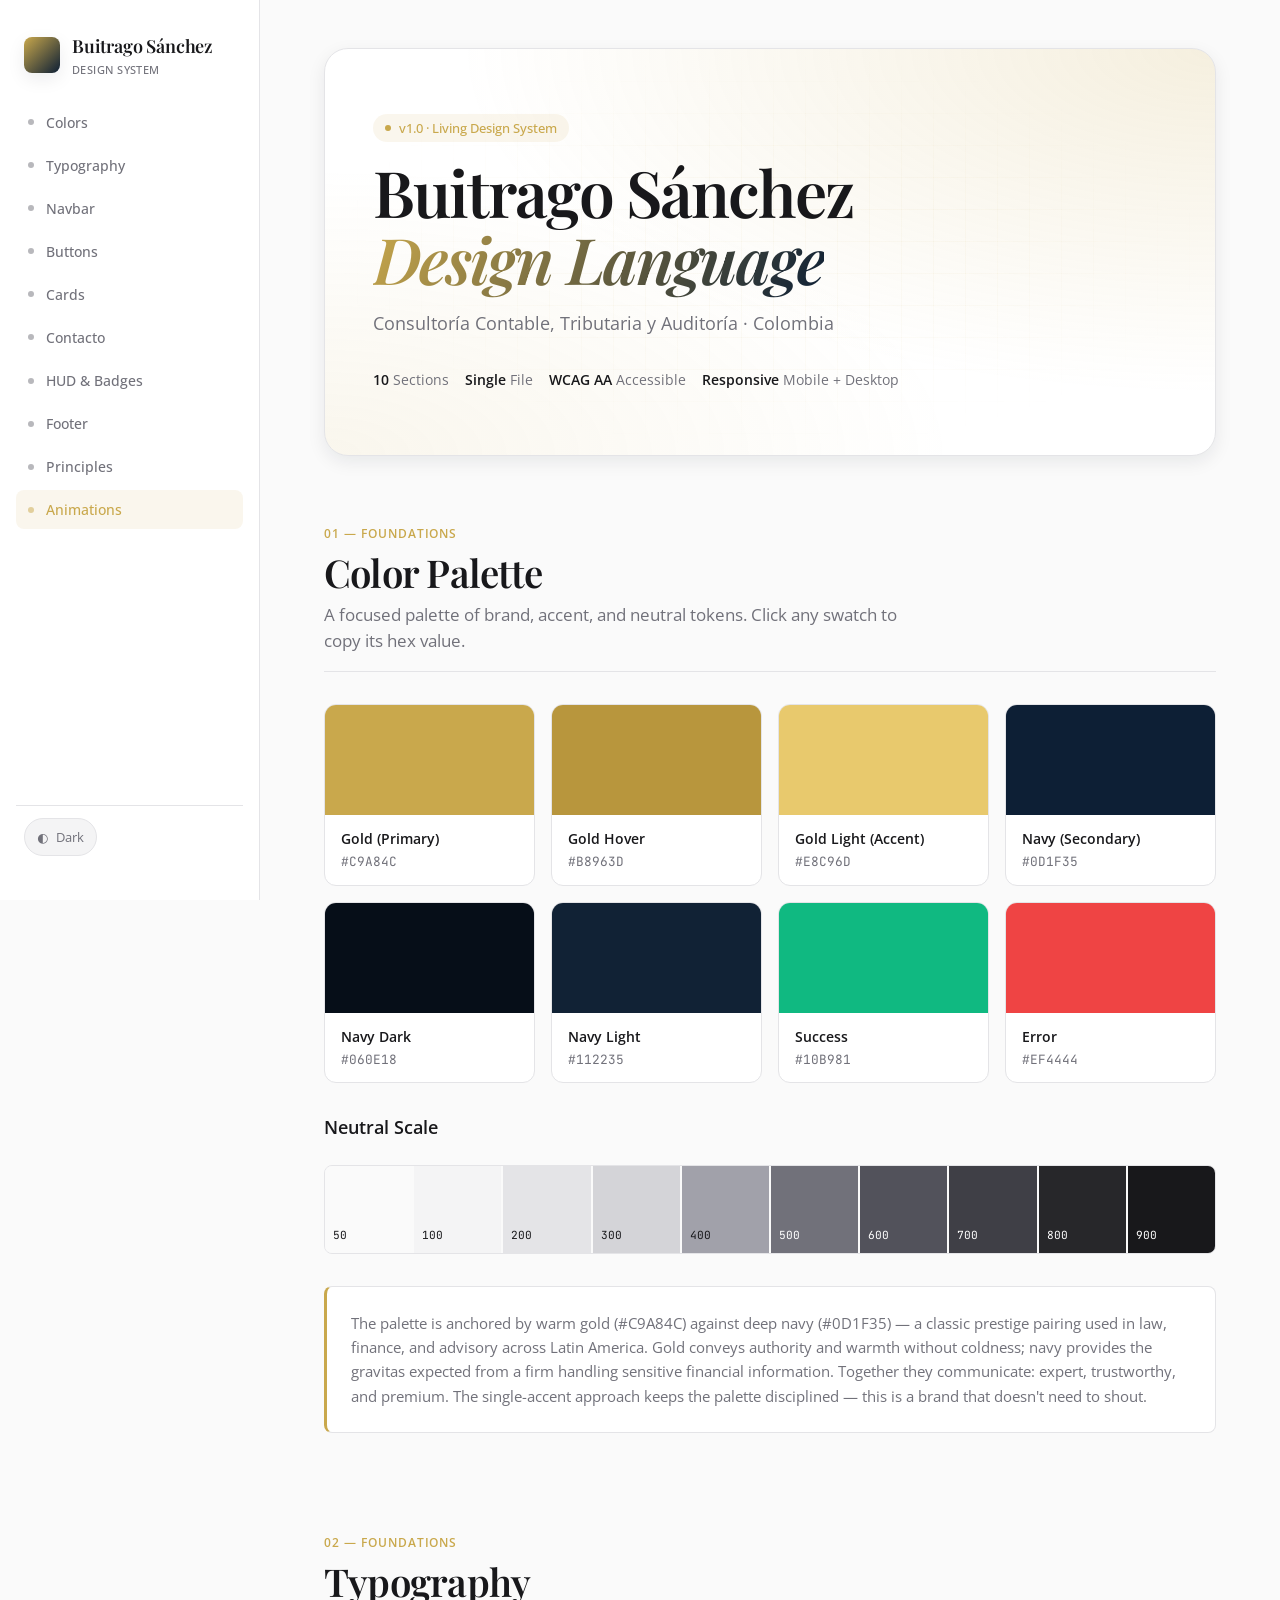
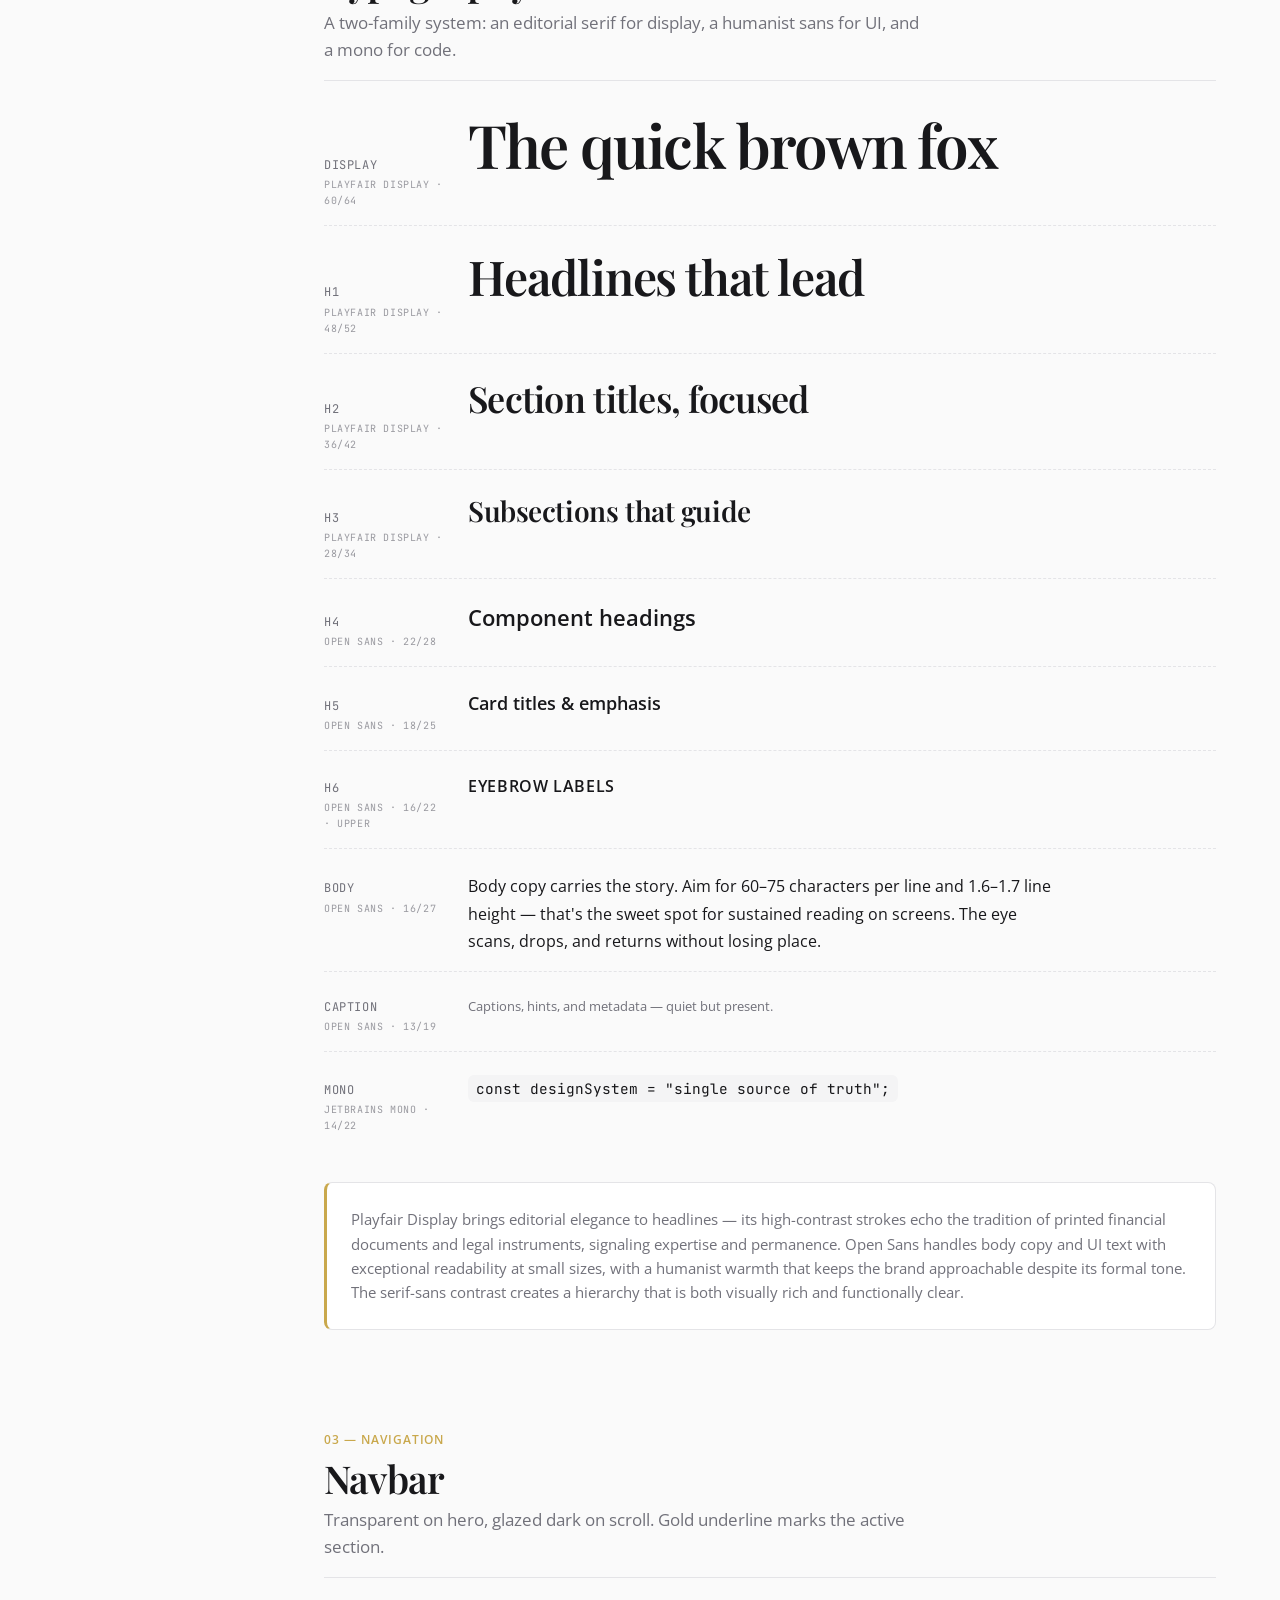
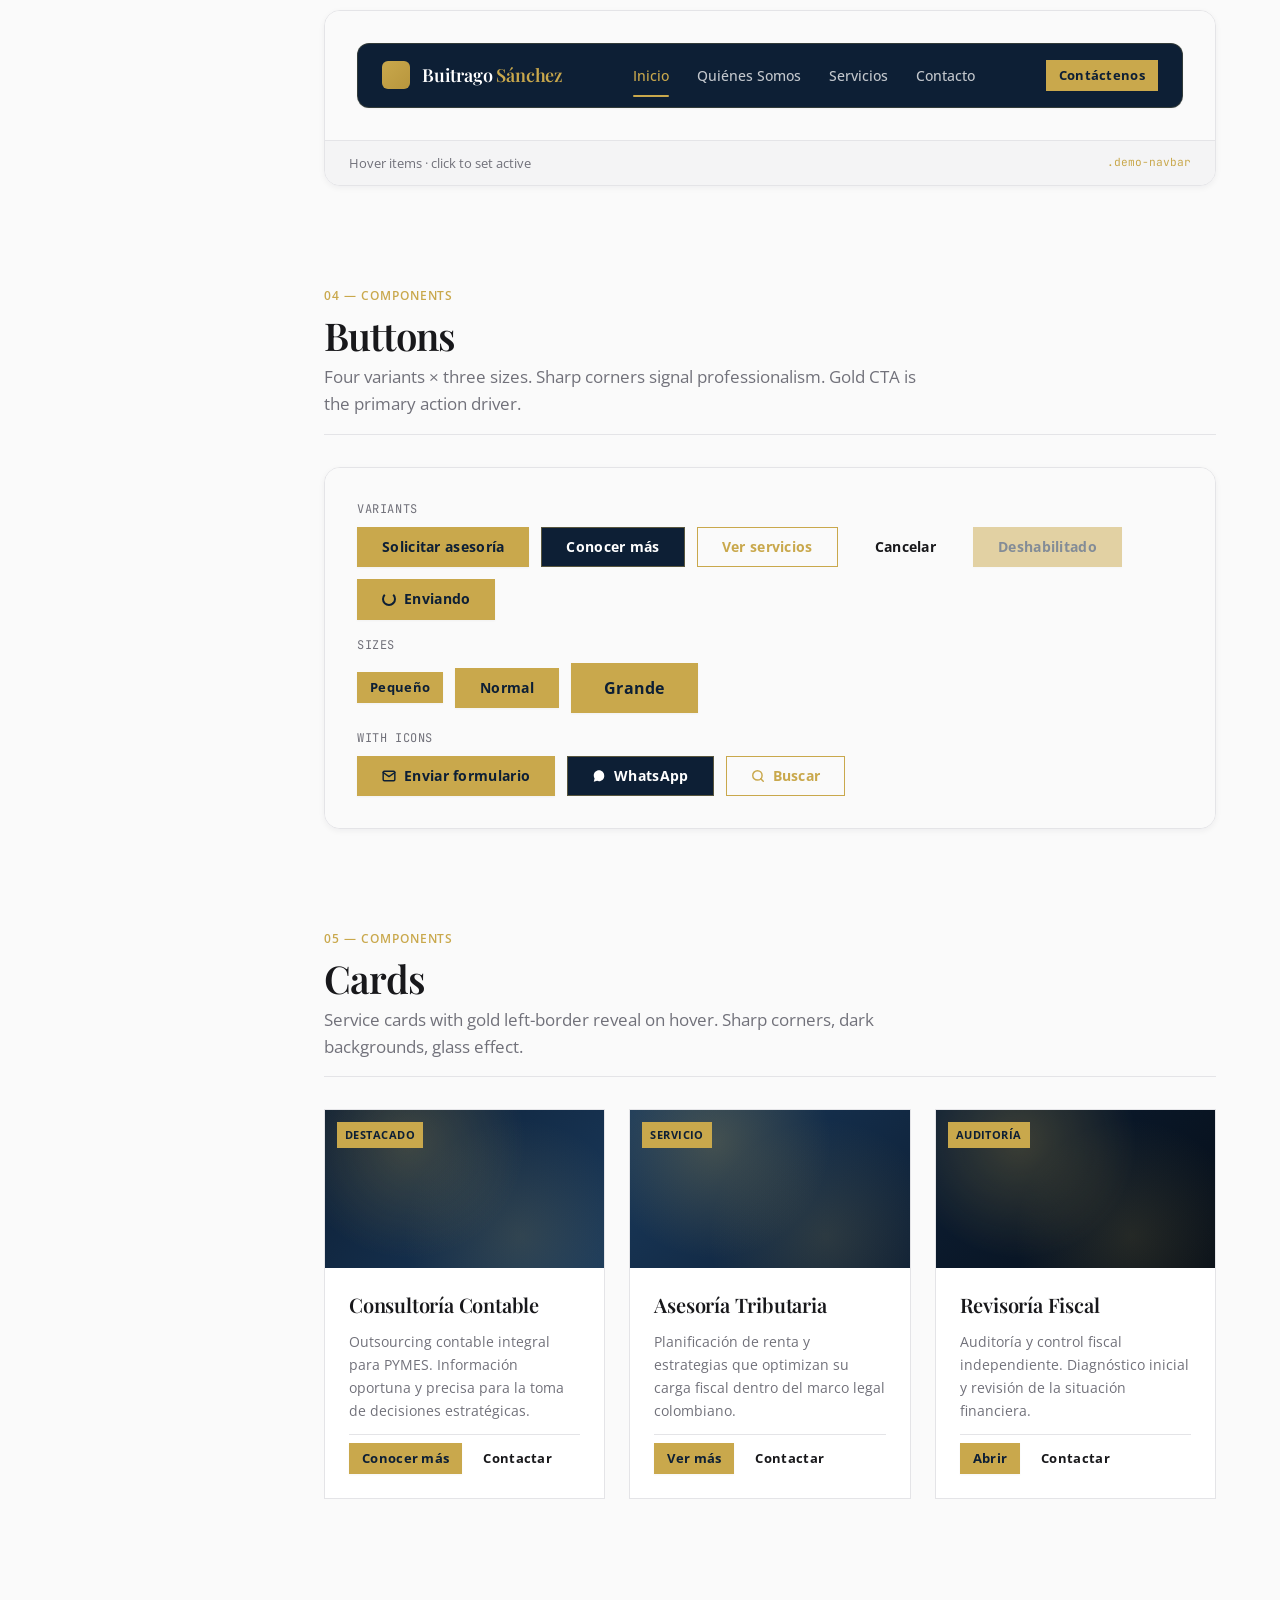
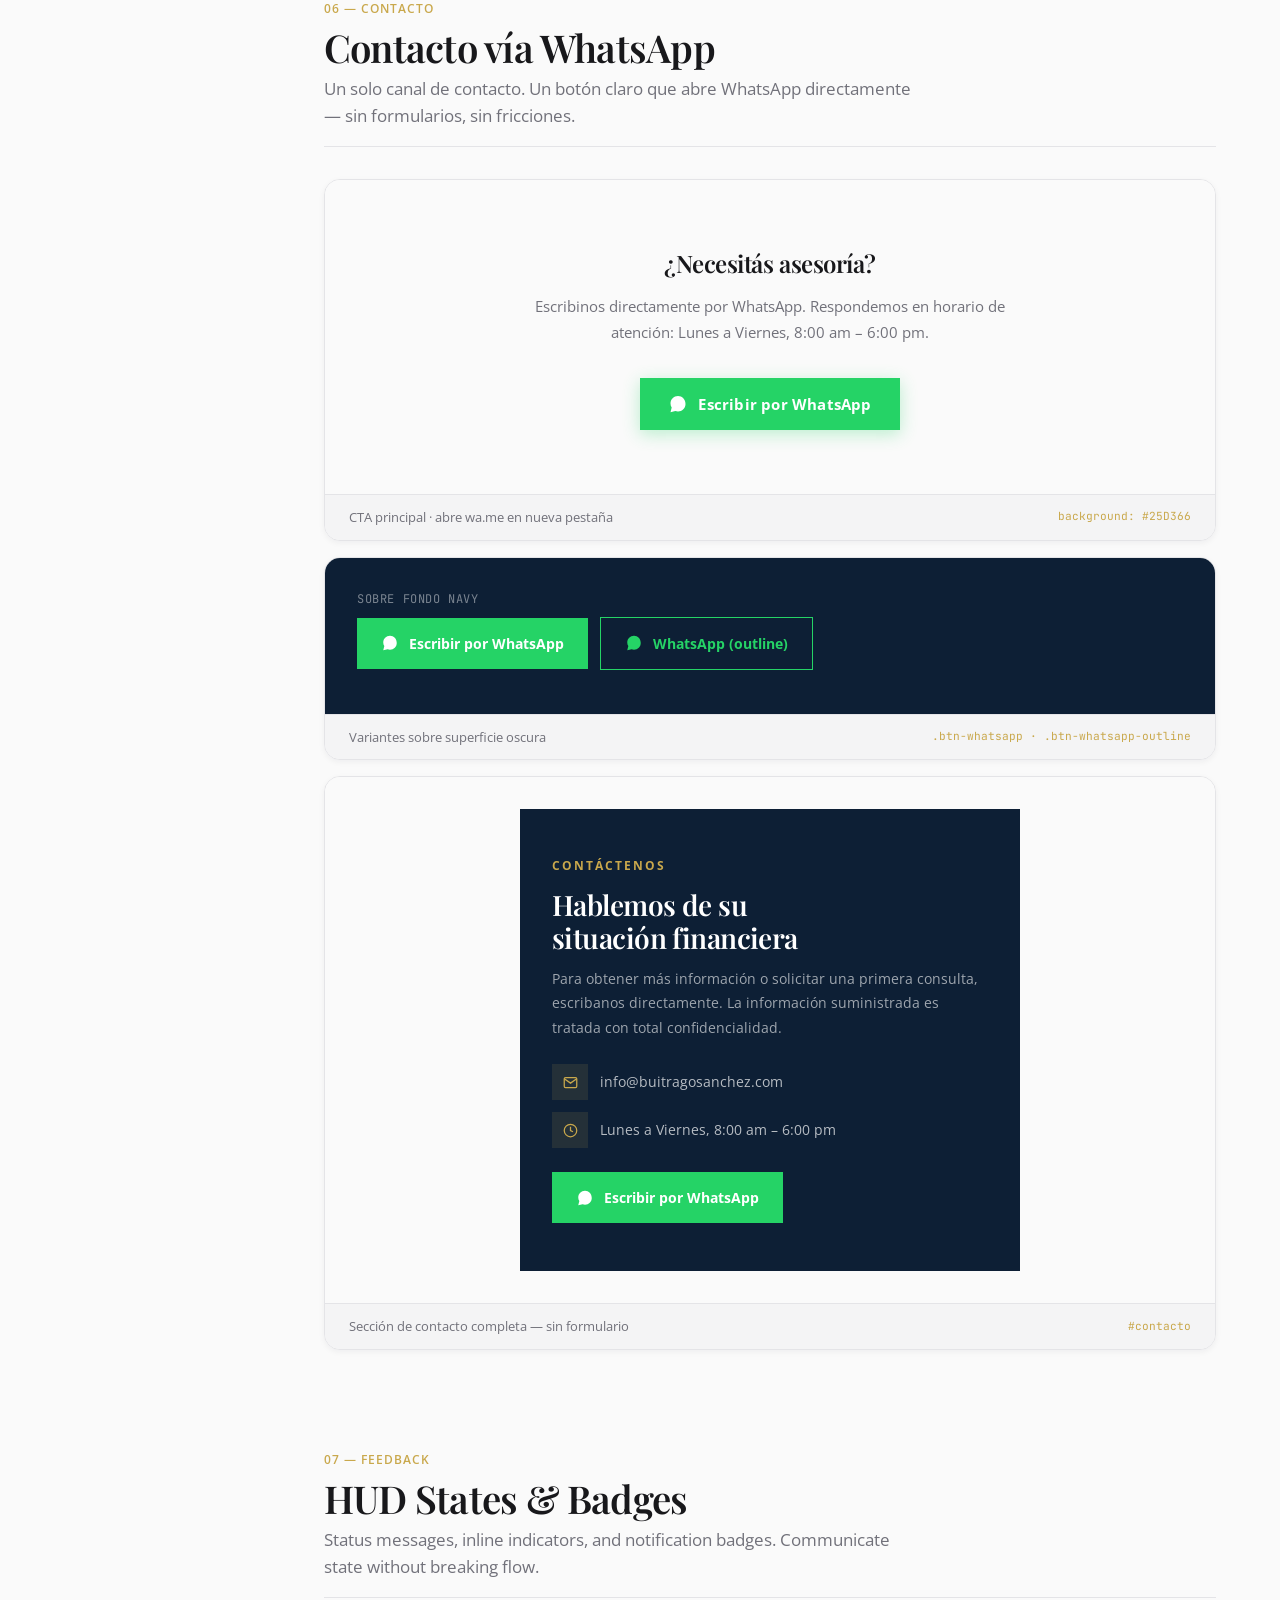
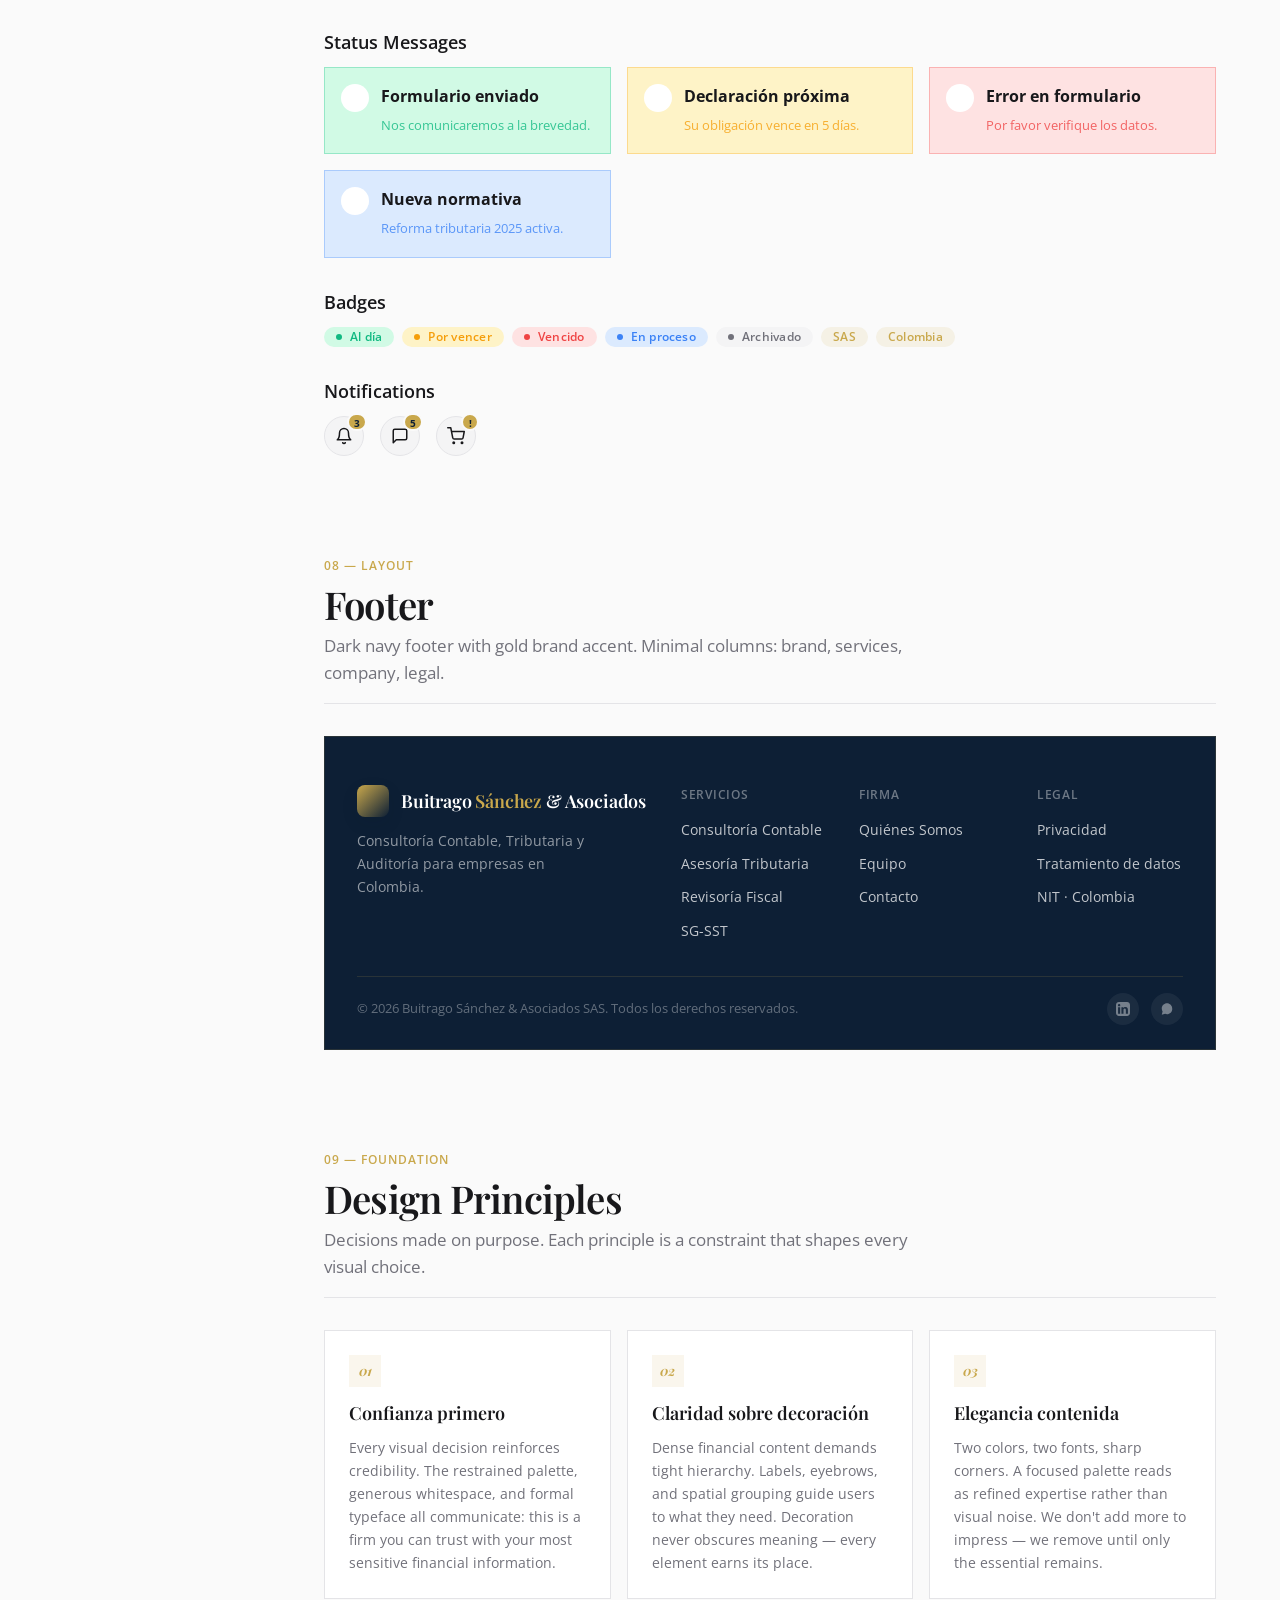
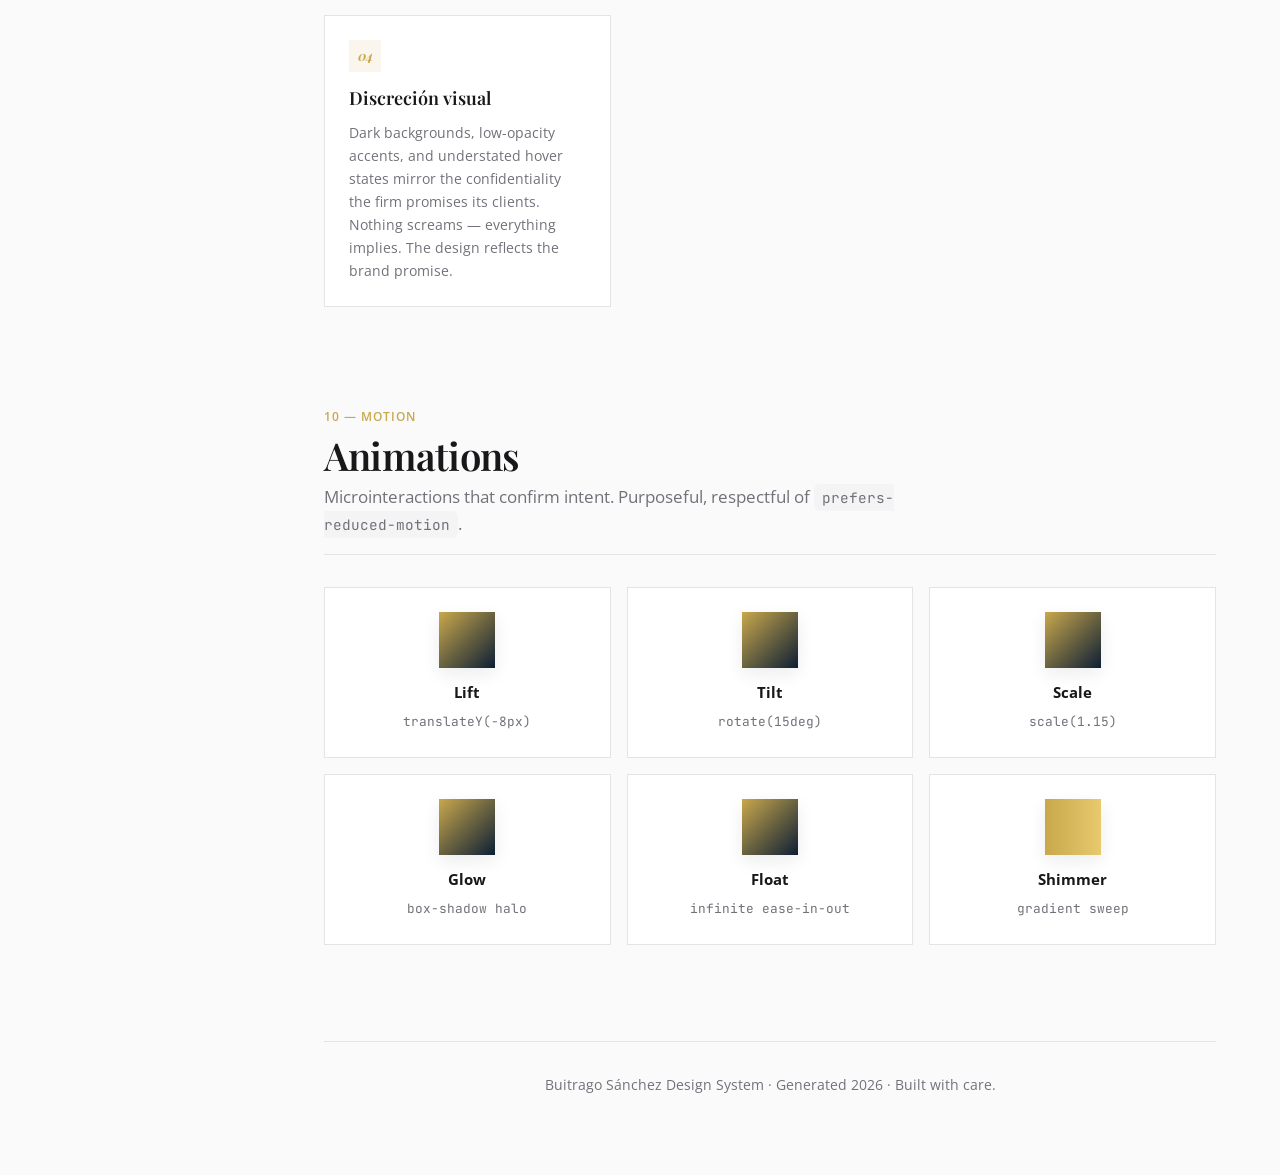
<file: styleguide.html>
<!DOCTYPE html>
<html lang="en">
<head>
  <meta charset="UTF-8" />
  <meta name="viewport" content="width=device-width, initial-scale=1.0" />
  <title>Buitrago Sánchez — Design System</title>
  <meta name="description" content="Consultoría Contable, Tributaria y Auditoría · Colombia" />
  <link rel="preconnect" href="https://fonts.googleapis.com" />
  <link rel="preconnect" href="https://fonts.gstatic.com" crossorigin />
  <link href="https://fonts.googleapis.com/css2?family=JetBrains+Mono:wght@400;500&family=Open+Sans:wght@300;400;500;600;700&family=Playfair+Display:ital,wght@0,400;0,600;0,700;1,300;1,400&display=swap" rel="stylesheet" />
  <style>
    /* ============================================================
       DESIGN TOKENS
       ============================================================ */
    :root {
      /* Brand */
      --color-primary: #c9a84c;
      --color-primary-hover: #b8963d;
      --color-primary-active: #a7852e;
      --color-primary-rgb: 201, 168, 76;
      --color-secondary: #0d1f35;
      --color-accent: #e8c96d;

      /* Neutrals */
      --color-bg: #fafafa;
      --color-surface: #ffffff;
      --color-surface-2: #f4f4f5;
      --color-border: #e4e4e7;
      --color-border-strong: #d4d4d8;
      --color-text: #18181b;
      --color-text-muted: #71717a;
      --color-text-subtle: #a1a1aa;

      /* Status */
      --color-success: #10b981;
      --color-success-bg: #d1fae5;
      --color-warning: #f59e0b;
      --color-warning-bg: #fef3c7;
      --color-error: #ef4444;
      --color-error-bg: #fee2e2;
      --color-info: #3b82f6;
      --color-info-bg: #dbeafe;

      /* Typography */
      --font-sans: "Open Sans", system-ui, -apple-system, "Segoe UI", sans-serif;
      --font-display: "Playfair Display", Georgia, serif;
      --font-mono: "JetBrains Mono", "Fira Code", Consolas, monospace;

      /* Spacing */
      --space-1: 0.25rem;
      --space-2: 0.5rem;
      --space-3: 0.75rem;
      --space-4: 1rem;
      --space-5: 1.5rem;
      --space-6: 2rem;
      --space-8: 3rem;
      --space-10: 4rem;
      --space-12: 6rem;

      /* Radius */
      --radius-sm: 0.375rem;
      --radius-md: 0.5rem;
      --radius-lg: 0.75rem;
      --radius-xl: 1rem;
      --radius-2xl: 1.5rem;
      --radius-full: 9999px;

      /* Shadows */
      --shadow-xs: 0 1px 2px rgba(15, 23, 42, 0.04);
      --shadow-sm: 0 2px 6px rgba(15, 23, 42, 0.05);
      --shadow-md: 0 6px 18px rgba(15, 23, 42, 0.08);
      --shadow-lg: 0 18px 40px rgba(15, 23, 42, 0.10);
      --shadow-glow: 0 0 0 4px rgba(var(--color-primary-rgb), 0.15);

      /* Motion */
      --ease: cubic-bezier(0.4, 0, 0.2, 1);
      --ease-out: cubic-bezier(0.16, 1, 0.3, 1);
      --duration-fast: 150ms;
      --duration: 250ms;
      --duration-slow: 400ms;
    }

    [data-theme="dark"] {
      --color-bg: #09090b;
      --color-surface: #18181b;
      --color-surface-2: #27272a;
      --color-border: #27272a;
      --color-border-strong: #3f3f46;
      --color-text: #fafafa;
      --color-text-muted: #a1a1aa;
      --color-text-subtle: #71717a;
      --color-success-bg: rgba(16, 185, 129, 0.15);
      --color-warning-bg: rgba(245, 158, 11, 0.15);
      --color-error-bg: rgba(239, 68, 68, 0.15);
      --color-info-bg: rgba(59, 130, 246, 0.15);
      --shadow-xs: 0 1px 2px rgba(0, 0, 0, 0.3);
      --shadow-sm: 0 2px 6px rgba(0, 0, 0, 0.35);
      --shadow-md: 0 6px 18px rgba(0, 0, 0, 0.4);
      --shadow-lg: 0 18px 40px rgba(0, 0, 0, 0.5);
    }

    /* ============================================================
       RESET & BASE
       ============================================================ */
    *, *::before, *::after { box-sizing: border-box; }
    * { margin: 0; padding: 0; }
    html { scroll-behavior: smooth; }
    body {
      font-family: var(--font-sans);
      background: var(--color-bg);
      color: var(--color-text);
      line-height: 1.6;
      -webkit-font-smoothing: antialiased;
      -moz-osx-font-smoothing: grayscale;
      transition: background var(--duration) var(--ease), color var(--duration) var(--ease);
    }
    img, svg { display: block; max-width: 100%; }
    button, input, select, textarea { font: inherit; color: inherit; }
    a { color: var(--color-primary); text-decoration: none; transition: color var(--duration-fast) var(--ease); }
    a:hover { color: var(--color-primary-hover); }
    code, pre { font-family: var(--font-mono); font-size: 0.875em; }
    :focus-visible {
      outline: 2px solid var(--color-primary);
      outline-offset: 2px;
      border-radius: var(--radius-sm);
    }

    @media (prefers-reduced-motion: reduce) {
      *, *::before, *::after {
        animation-duration: 0.01ms !important;
        animation-iteration-count: 1 !important;
        transition-duration: 0.01ms !important;
        scroll-behavior: auto !important;
      }
    }

    /* ============================================================
       LAYOUT
       ============================================================ */
    .app {
      display: grid;
      grid-template-columns: 260px 1fr;
      min-height: 100vh;
    }

    .sidebar {
      position: sticky;
      top: 0;
      height: 100vh;
      padding: var(--space-6) var(--space-4);
      background: var(--color-surface);
      border-right: 1px solid var(--color-border);
      display: flex;
      flex-direction: column;
      gap: var(--space-5);
      overflow-y: auto;
    }

    .brand {
      display: flex;
      align-items: center;
      gap: var(--space-3);
      padding: 0 var(--space-2);
    }
    .brand-mark {
      width: 36px;
      height: 36px;
      border-radius: var(--radius-md);
      background: linear-gradient(135deg, var(--color-primary), var(--color-secondary));
      box-shadow: var(--shadow-md);
    }
    .brand-name {
      font-family: var(--font-display);
      font-size: 1.125rem;
      font-weight: 600;
      letter-spacing: -0.01em;
    }
    .brand-tag {
      display: block;
      font-size: 0.7rem;
      color: var(--color-text-muted);
      letter-spacing: 0.04em;
      text-transform: uppercase;
      font-family: var(--font-sans);
      font-weight: 500;
    }

    .nav-list {
      list-style: none;
      display: flex;
      flex-direction: column;
      gap: var(--space-1);
    }
    .nav-link {
      display: flex;
      align-items: center;
      gap: var(--space-3);
      padding: var(--space-2) var(--space-3);
      border-radius: var(--radius-md);
      color: var(--color-text-muted);
      font-size: 0.9rem;
      font-weight: 500;
      transition: all var(--duration-fast) var(--ease);
    }
    .nav-link:hover {
      background: var(--color-surface-2);
      color: var(--color-text);
    }
    .nav-link.is-active {
      background: rgba(var(--color-primary-rgb), 0.1);
      color: var(--color-primary);
    }
    .nav-link .dot {
      width: 6px;
      height: 6px;
      border-radius: 50%;
      background: currentColor;
      opacity: 0.5;
    }

    .sidebar-footer {
      margin-top: auto;
      padding: var(--space-3) var(--space-2);
      border-top: 1px solid var(--color-border);
      display: flex;
      align-items: center;
      justify-content: space-between;
      gap: var(--space-2);
    }

    .theme-toggle {
      display: inline-flex;
      align-items: center;
      gap: var(--space-2);
      padding: var(--space-2) var(--space-3);
      background: var(--color-surface-2);
      border: 1px solid var(--color-border);
      border-radius: var(--radius-full);
      cursor: pointer;
      font-size: 0.8rem;
      color: var(--color-text-muted);
      transition: all var(--duration-fast) var(--ease);
    }
    .theme-toggle:hover {
      color: var(--color-text);
      border-color: var(--color-border-strong);
    }

    .main {
      padding: var(--space-8) var(--space-10);
      max-width: 1200px;
      width: 100%;
    }

    .section {
      margin-bottom: var(--space-12);
      scroll-margin-top: var(--space-6);
    }
    .section-header {
      margin-bottom: var(--space-6);
      padding-bottom: var(--space-4);
      border-bottom: 1px solid var(--color-border);
    }
    .section-eyebrow {
      display: inline-block;
      font-size: 0.75rem;
      font-weight: 600;
      letter-spacing: 0.08em;
      text-transform: uppercase;
      color: var(--color-primary);
      margin-bottom: var(--space-2);
    }
    .section-title {
      font-family: var(--font-display);
      font-size: clamp(1.875rem, 3vw, 2.5rem);
      font-weight: 600;
      letter-spacing: -0.02em;
      line-height: 1.1;
      margin-bottom: var(--space-2);
    }
    .section-desc {
      color: var(--color-text-muted);
      max-width: 60ch;
      font-size: 1.05rem;
    }

    /* ============================================================
       HERO
       ============================================================ */
    .hero {
      padding: var(--space-10) var(--space-8);
      border-radius: var(--radius-2xl);
      background:
        radial-gradient(ellipse at top right, rgba(var(--color-primary-rgb), 0.18), transparent 60%),
        radial-gradient(ellipse at bottom left, rgba(var(--color-primary-rgb), 0.10), transparent 50%),
        var(--color-surface);
      border: 1px solid var(--color-border);
      box-shadow: var(--shadow-md);
      margin-bottom: var(--space-10);
      position: relative;
      overflow: hidden;
    }
    .hero::before {
      content: "";
      position: absolute;
      inset: 0;
      background-image:
        linear-gradient(rgba(var(--color-primary-rgb), 0.04) 1px, transparent 1px),
        linear-gradient(90deg, rgba(var(--color-primary-rgb), 0.04) 1px, transparent 1px);
      background-size: 32px 32px;
      mask-image: radial-gradient(ellipse at center, black 30%, transparent 70%);
      pointer-events: none;
    }
    .hero-eyebrow {
      display: inline-flex;
      align-items: center;
      gap: var(--space-2);
      padding: var(--space-1) var(--space-3);
      background: rgba(var(--color-primary-rgb), 0.1);
      color: var(--color-primary);
      border-radius: var(--radius-full);
      font-size: 0.8rem;
      font-weight: 500;
      margin-bottom: var(--space-4);
      position: relative;
    }
    .hero-eyebrow .pulse {
      width: 6px; height: 6px; border-radius: 50%;
      background: var(--color-primary);
      box-shadow: 0 0 0 0 rgba(var(--color-primary-rgb), 0.7);
      animation: pulse 2s infinite;
    }
    @keyframes pulse {
      0% { box-shadow: 0 0 0 0 rgba(var(--color-primary-rgb), 0.6); }
      70% { box-shadow: 0 0 0 12px rgba(var(--color-primary-rgb), 0); }
      100% { box-shadow: 0 0 0 0 rgba(var(--color-primary-rgb), 0); }
    }
    .hero-title {
      font-family: var(--font-display);
      font-size: clamp(2.5rem, 5vw, 4rem);
      font-weight: 600;
      letter-spacing: -0.03em;
      line-height: 1.05;
      margin-bottom: var(--space-4);
      position: relative;
    }
    .hero-title em {
      font-style: italic;
      background: linear-gradient(120deg, var(--color-primary), var(--color-secondary));
      -webkit-background-clip: text;
      background-clip: text;
      color: transparent;
    }
    .hero-desc {
      font-size: 1.125rem;
      color: var(--color-text-muted);
      max-width: 60ch;
      margin-bottom: var(--space-6);
      position: relative;
    }
    .hero-meta {
      display: flex;
      flex-wrap: wrap;
      gap: var(--space-4);
      font-size: 0.85rem;
      color: var(--color-text-muted);
      position: relative;
    }
    .hero-meta strong { color: var(--color-text); font-weight: 600; }

    /* ============================================================
       COLOR PALETTE
       ============================================================ */
    .swatch-grid {
      display: grid;
      grid-template-columns: repeat(auto-fill, minmax(200px, 1fr));
      gap: var(--space-4);
    }
    .swatch {
      background: var(--color-surface);
      border: 1px solid var(--color-border);
      border-radius: var(--radius-lg);
      overflow: hidden;
      cursor: pointer;
      transition: transform var(--duration) var(--ease-out), box-shadow var(--duration) var(--ease);
    }
    .swatch:hover {
      transform: translateY(-2px);
      box-shadow: var(--shadow-md);
    }
    .swatch-preview {
      height: 110px;
      position: relative;
    }
    .swatch-preview::after {
      content: "Click to copy";
      position: absolute;
      inset: 0;
      display: flex;
      align-items: center;
      justify-content: center;
      color: white;
      font-size: 0.8rem;
      font-weight: 500;
      background: rgba(0,0,0,0.4);
      opacity: 0;
      transition: opacity var(--duration-fast) var(--ease);
    }
    .swatch:hover .swatch-preview::after { opacity: 1; }
    .swatch.copied .swatch-preview::after {
      content: "Copied ✓";
      opacity: 1;
      background: rgba(16, 185, 129, 0.9);
    }
    .swatch-info { padding: var(--space-3) var(--space-4); }
    .swatch-name {
      font-size: 0.9rem;
      font-weight: 600;
      margin-bottom: 2px;
    }
    .swatch-hex {
      font-family: var(--font-mono);
      font-size: 0.8rem;
      color: var(--color-text-muted);
      text-transform: uppercase;
    }
    .palette-rationale {
      margin-top: var(--space-6);
      padding: var(--space-5);
      background: var(--color-surface);
      border: 1px solid var(--color-border);
      border-left: 3px solid var(--color-primary);
      border-radius: var(--radius-md);
      color: var(--color-text-muted);
      font-size: 0.95rem;
    }

    .neutral-scale {
      display: grid;
      grid-template-columns: repeat(auto-fit, minmax(80px, 1fr));
      gap: 2px;
      margin-top: var(--space-5);
      border-radius: var(--radius-md);
      overflow: hidden;
      border: 1px solid var(--color-border);
    }
    .neutral-step {
      aspect-ratio: 1;
      display: flex;
      align-items: flex-end;
      padding: var(--space-2);
      font-family: var(--font-mono);
      font-size: 0.7rem;
      color: var(--color-text);
    }
    .neutral-step[data-dark="true"] { color: white; }

    /* ============================================================
       TYPOGRAPHY
       ============================================================ */
    .type-stack {
      display: flex;
      flex-direction: column;
      gap: var(--space-5);
    }
    .type-row {
      display: grid;
      grid-template-columns: 120px 1fr;
      gap: var(--space-5);
      align-items: baseline;
      padding-bottom: var(--space-4);
      border-bottom: 1px dashed var(--color-border);
    }
    .type-row:last-child { border-bottom: none; }
    .type-label {
      font-family: var(--font-mono);
      font-size: 0.75rem;
      color: var(--color-text-muted);
      text-transform: uppercase;
      letter-spacing: 0.05em;
    }
    .type-label small { display: block; opacity: 0.7; margin-top: 2px; }

    .display-1 {
      font-family: var(--font-display);
      font-size: 3.75rem;
      font-weight: 600;
      line-height: 1.05;
      letter-spacing: -0.03em;
    }
    .h1 { font-family: var(--font-display); font-size: 3rem; font-weight: 600; line-height: 1.1; letter-spacing: -0.025em; }
    .h2 { font-family: var(--font-display); font-size: 2.25rem; font-weight: 600; line-height: 1.15; letter-spacing: -0.02em; }
    .h3 { font-family: var(--font-display); font-size: 1.75rem; font-weight: 600; line-height: 1.2; letter-spacing: -0.015em; }
    .h4 { font-size: 1.375rem; font-weight: 600; line-height: 1.3; }
    .h5 { font-size: 1.125rem; font-weight: 600; line-height: 1.4; }
    .h6 { font-size: 1rem; font-weight: 600; line-height: 1.4; text-transform: uppercase; letter-spacing: 0.04em; }
    .body-text { font-size: 1rem; line-height: 1.7; color: var(--color-text); max-width: 65ch; }
    .caption { font-size: 0.8rem; color: var(--color-text-muted); }
    .mono { font-family: var(--font-mono); font-size: 0.9rem; background: var(--color-surface-2); padding: var(--space-1) var(--space-2); border-radius: var(--radius-sm); }

    /* ============================================================
       NAVBAR
       ============================================================ */
    .demo-card {
      background: var(--color-surface);
      border: 1px solid var(--color-border);
      border-radius: var(--radius-xl);
      box-shadow: var(--shadow-sm);
      overflow: hidden;
      margin-bottom: var(--space-4);
    }
    .demo-frame { padding: var(--space-6); background: var(--color-bg); }
    .demo-meta {
      display: flex;
      justify-content: space-between;
      align-items: center;
      padding: var(--space-3) var(--space-5);
      background: var(--color-surface-2);
      border-top: 1px solid var(--color-border);
      font-size: 0.8rem;
      color: var(--color-text-muted);
    }
    .demo-meta code { color: var(--color-primary); }

    .demo-navbar {
      display: flex;
      align-items: center;
      justify-content: space-between;
      padding: var(--space-3) var(--space-5);
      background: var(--color-secondary);
      border: 1px solid rgba(201, 168, 76, 0.2);
      border-radius: var(--radius-lg);
      box-shadow: var(--shadow-xs);
    }
    .demo-navbar .brand {
      padding: 0;
    }
    .demo-navbar-mark {
      width: 28px; height: 28px;
      border-radius: var(--radius-sm);
      background: linear-gradient(135deg, var(--color-primary), #b8963d);
    }
    .demo-navbar .brand-name {
      color: white;
      font-family: var(--font-display);
    }
    .demo-navbar .brand-name span { color: var(--color-primary); }
    .demo-navbar nav {
      display: flex;
      gap: var(--space-1);
    }
    .demo-navbar nav a {
      padding: var(--space-2) var(--space-3);
      border-radius: var(--radius-md);
      font-size: 0.9rem;
      font-weight: 500;
      color: rgba(255,255,255,0.75);
      transition: all var(--duration-fast) var(--ease);
      position: relative;
    }
    .demo-navbar nav a:hover {
      color: white;
      background: rgba(255,255,255,0.08);
    }
    .demo-navbar nav a.is-active {
      color: var(--color-primary);
    }
    .demo-navbar nav a.is-active::after {
      content: "";
      position: absolute;
      bottom: -2px;
      left: var(--space-3);
      right: var(--space-3);
      height: 2px;
      background: var(--color-primary);
      border-radius: 2px;
    }

    /* ============================================================
       BUTTONS
       ============================================================ */
    .btn {
      display: inline-flex;
      align-items: center;
      justify-content: center;
      gap: var(--space-2);
      padding: var(--space-3) var(--space-5);
      border: 1px solid transparent;
      border-radius: 0;
      font-size: 0.9rem;
      font-weight: 700;
      line-height: 1;
      cursor: pointer;
      transition: all var(--duration-fast) var(--ease);
      text-decoration: none;
      white-space: nowrap;
      letter-spacing: 0.3px;
    }
    .btn:disabled, .btn.is-disabled {
      opacity: 0.5;
      cursor: not-allowed;
    }

    .btn-primary {
      background: var(--color-primary);
      color: var(--color-secondary);
      box-shadow: var(--shadow-xs);
    }
    .btn-primary:hover:not(:disabled) {
      background: var(--color-accent);
      transform: translateY(-1px);
      box-shadow: var(--shadow-sm);
    }
    .btn-primary:active:not(:disabled) {
      background: var(--color-primary-active);
      transform: translateY(0);
    }
    .btn-primary:focus-visible {
      outline: none;
      box-shadow: var(--shadow-glow);
    }

    .btn-secondary {
      background: var(--color-secondary);
      color: white;
      border-color: rgba(201, 168, 76, 0.4);
    }
    .btn-secondary:hover:not(:disabled) {
      border-color: var(--color-primary);
      color: var(--color-primary);
    }
    .btn-secondary:active:not(:disabled) {
      background: #060e18;
    }

    .btn-outline {
      background: transparent;
      color: var(--color-primary);
      border-color: var(--color-primary);
    }
    .btn-outline:hover:not(:disabled) {
      background: rgba(var(--color-primary-rgb), 0.08);
    }

    .btn-ghost {
      background: transparent;
      color: var(--color-text);
    }
    .btn-ghost:hover:not(:disabled) {
      background: var(--color-surface-2);
    }

    .btn-sm { padding: var(--space-2) var(--space-3); font-size: 0.8rem; }
    .btn-lg { padding: var(--space-4) var(--space-6); font-size: 1rem; }

    .btn-grid {
      display: flex;
      flex-wrap: wrap;
      gap: var(--space-3);
      align-items: center;
    }
    .btn-row { margin-bottom: var(--space-4); }
    .btn-row-label {
      font-family: var(--font-mono);
      font-size: 0.75rem;
      color: var(--color-text-muted);
      text-transform: uppercase;
      margin-bottom: var(--space-2);
      letter-spacing: 0.05em;
    }

    .spinner {
      width: 14px;
      height: 14px;
      border: 2px solid currentColor;
      border-top-color: transparent;
      border-radius: 50%;
      animation: spin 0.7s linear infinite;
    }
    @keyframes spin { to { transform: rotate(360deg); } }

    /* ============================================================
       CARDS
       ============================================================ */
    .card-grid {
      display: grid;
      grid-template-columns: repeat(auto-fill, minmax(280px, 1fr));
      gap: var(--space-5);
    }
    .card {
      background: var(--color-surface);
      border: 1px solid var(--color-border);
      border-radius: 0;
      overflow: hidden;
      transition: transform var(--duration) var(--ease-out), box-shadow var(--duration) var(--ease), border-color var(--duration) var(--ease);
      display: flex;
      flex-direction: column;
    }
    .card:hover {
      transform: translateY(-4px);
      box-shadow: var(--shadow-lg);
      border-color: var(--color-primary);
    }
    .card-image {
      aspect-ratio: 16/9;
      background: linear-gradient(135deg, var(--color-secondary), #1a3a5c);
      position: relative;
      overflow: hidden;
    }
    .card-image::before {
      content: "";
      position: absolute;
      inset: 0;
      background-image:
        radial-gradient(circle at 30% 20%, rgba(201,168,76,0.25), transparent 50%),
        radial-gradient(circle at 70% 80%, rgba(201,168,76,0.15), transparent 50%);
    }
    .card-image-2 { background: linear-gradient(135deg, #1a3a5c, #0d1f35); }
    .card-image-3 { background: linear-gradient(135deg, #0d1f35, #060e18); }
    .card-tag {
      position: absolute;
      top: var(--space-3);
      left: var(--space-3);
      padding: var(--space-1) var(--space-2);
      background: var(--color-primary);
      color: var(--color-secondary);
      border-radius: 0;
      font-size: 0.7rem;
      font-weight: 700;
      letter-spacing: 0.04em;
      text-transform: uppercase;
    }
    .card-body {
      padding: var(--space-5);
      display: flex;
      flex-direction: column;
      gap: var(--space-3);
      flex: 1;
    }
    .card-title {
      font-family: var(--font-display);
      font-size: 1.25rem;
      font-weight: 600;
      line-height: 1.3;
      letter-spacing: -0.01em;
    }
    .card-desc {
      color: var(--color-text-muted);
      font-size: 0.9rem;
      flex: 1;
    }
    .card-actions {
      display: flex;
      gap: var(--space-2);
      align-items: center;
      padding-top: var(--space-2);
      border-top: 1px solid var(--color-border);
      margin-top: auto;
    }

    /* ============================================================
       FORMS
       ============================================================ */
    .form-grid {
      display: grid;
      grid-template-columns: repeat(auto-fit, minmax(280px, 1fr));
      gap: var(--space-5);
      background: var(--color-surface);
      padding: var(--space-6);
      border: 1px solid var(--color-border);
      border-radius: 0;
      box-shadow: var(--shadow-sm);
    }
    .field { display: flex; flex-direction: column; gap: var(--space-2); }
    .field-full { grid-column: 1 / -1; }
    .label {
      font-size: 0.85rem;
      font-weight: 500;
      color: var(--color-text);
    }
    .label .req { color: var(--color-primary); }
    .hint {
      font-size: 0.78rem;
      color: var(--color-text-muted);
    }
    .input, .select, .textarea {
      width: 100%;
      padding: var(--space-3) var(--space-4);
      background: var(--color-surface);
      border: 1px solid var(--color-border-strong);
      border-radius: 0;
      font-size: 0.9rem;
      color: var(--color-text);
      transition: border-color var(--duration-fast) var(--ease), box-shadow var(--duration-fast) var(--ease);
    }
    .input::placeholder, .textarea::placeholder { color: var(--color-text-subtle); }
    .input:hover, .select:hover, .textarea:hover { border-color: var(--color-text-subtle); }
    .input:focus, .select:focus, .textarea:focus {
      outline: none;
      border-color: var(--color-primary);
      box-shadow: var(--shadow-glow);
    }
    .textarea { resize: vertical; min-height: 96px; font-family: inherit; }
    .select {
      appearance: none;
      background-image: url("data:image/svg+xml,%3Csvg xmlns='http://www.w3.org/2000/svg' width='12' height='8' viewBox='0 0 12 8' fill='none'%3E%3Cpath d='M1 1.5L6 6.5L11 1.5' stroke='%2371717a' stroke-width='1.5' stroke-linecap='round' stroke-linejoin='round'/%3E%3C/svg%3E");
      background-repeat: no-repeat;
      background-position: right var(--space-4) center;
      padding-right: var(--space-8);
    }

    .field.is-error .input,
    .field.is-error .select,
    .field.is-error .textarea {
      border-color: var(--color-error);
    }
    .field.is-error .input:focus { box-shadow: 0 0 0 4px rgba(239, 68, 68, 0.15); }
    .field.is-error .hint { color: var(--color-error); }

    .field.is-success .input,
    .field.is-success .select { border-color: var(--color-success); }
    .field.is-success .input:focus { box-shadow: 0 0 0 4px rgba(16, 185, 129, 0.15); }
    .field.is-success .hint { color: var(--color-success); }

    .check-row { display: flex; flex-direction: column; gap: var(--space-2); }
    .check {
      display: inline-flex;
      align-items: center;
      gap: var(--space-3);
      cursor: pointer;
      font-size: 0.9rem;
    }
    .check input[type="checkbox"], .check input[type="radio"] {
      appearance: none;
      width: 18px; height: 18px;
      border: 1.5px solid var(--color-border-strong);
      border-radius: 0;
      background: var(--color-surface);
      cursor: pointer;
      transition: all var(--duration-fast) var(--ease);
      position: relative;
      flex-shrink: 0;
    }
    .check input[type="radio"] { border-radius: 50%; }
    .check input:hover { border-color: var(--color-primary); }
    .check input:checked {
      background: var(--color-primary);
      border-color: var(--color-primary);
    }
    .check input[type="checkbox"]:checked::after {
      content: "";
      position: absolute;
      left: 5px; top: 1px;
      width: 5px; height: 10px;
      border: solid var(--color-secondary);
      border-width: 0 2px 2px 0;
      transform: rotate(45deg);
    }
    .check input[type="radio"]:checked::after {
      content: "";
      position: absolute;
      inset: 4px;
      border-radius: 50%;
      background: var(--color-secondary);
    }
    .check input:focus-visible { box-shadow: var(--shadow-glow); }

    /* ============================================================
       BADGES & HUD
       ============================================================ */
    .badge {
      display: inline-flex;
      align-items: center;
      gap: var(--space-2);
      padding: var(--space-1) var(--space-3);
      border-radius: var(--radius-full);
      font-size: 0.75rem;
      font-weight: 600;
      letter-spacing: 0.02em;
      line-height: 1;
    }
    .badge .dot {
      width: 6px; height: 6px;
      border-radius: 50%;
      background: currentColor;
    }
    .badge-success { background: var(--color-success-bg); color: var(--color-success); }
    .badge-warning { background: var(--color-warning-bg); color: var(--color-warning); }
    .badge-error { background: var(--color-error-bg); color: var(--color-error); }
    .badge-info { background: var(--color-info-bg); color: var(--color-info); }
    .badge-neutral { background: var(--color-surface-2); color: var(--color-text-muted); }
    .badge-brand { background: rgba(var(--color-primary-rgb), 0.12); color: var(--color-primary); }

    .hud-grid {
      display: grid;
      grid-template-columns: repeat(auto-fit, minmax(220px, 1fr));
      gap: var(--space-4);
      margin-bottom: var(--space-6);
    }
    .hud {
      display: flex;
      align-items: flex-start;
      gap: var(--space-3);
      padding: var(--space-4);
      border-radius: 0;
      border: 1px solid;
    }
    .hud-icon {
      width: 28px; height: 28px;
      flex-shrink: 0;
      border-radius: 50%;
      display: grid;
      place-items: center;
      font-weight: 700;
      font-size: 0.9rem;
    }
    .hud-text strong { display: block; margin-bottom: 2px; }
    .hud-text small { color: inherit; opacity: 0.8; font-size: 0.8rem; }
    .hud.success { background: var(--color-success-bg); border-color: rgba(16, 185, 129, 0.3); color: var(--color-success); }
    .hud.warning { background: var(--color-warning-bg); border-color: rgba(245, 158, 11, 0.3); color: var(--color-warning); }
    .hud.error { background: var(--color-error-bg); border-color: rgba(239, 68, 68, 0.3); color: var(--color-error); }
    .hud.info { background: var(--color-info-bg); border-color: rgba(59, 130, 246, 0.3); color: var(--color-info); }
    .hud strong { color: var(--color-text); }
    .hud .hud-icon { background: currentColor; color: white; }

    .notif-row {
      display: flex;
      flex-wrap: wrap;
      gap: var(--space-4);
      align-items: center;
    }
    .icon-btn {
      position: relative;
      width: 40px; height: 40px;
      display: grid;
      place-items: center;
      background: var(--color-surface-2);
      border: 1px solid var(--color-border);
      border-radius: var(--radius-full);
      cursor: pointer;
      transition: all var(--duration-fast) var(--ease);
    }
    .icon-btn:hover { background: var(--color-border); }
    .notif-badge {
      position: absolute;
      top: -4px; right: -4px;
      min-width: 18px; height: 18px;
      padding: 0 5px;
      border-radius: var(--radius-full);
      background: var(--color-primary);
      color: var(--color-secondary);
      font-size: 0.65rem;
      font-weight: 700;
      display: grid;
      place-items: center;
      border: 2px solid var(--color-bg);
    }

    /* ============================================================
       FOOTER (sample, inside layout)
       ============================================================ */
    .demo-footer {
      background: var(--color-secondary);
      border: 1px solid rgba(201, 168, 76, 0.15);
      border-radius: 0;
      padding: var(--space-8) var(--space-6) var(--space-5);
    }
    .footer-top {
      display: grid;
      grid-template-columns: 2fr repeat(3, 1fr);
      gap: var(--space-6);
      padding-bottom: var(--space-6);
      border-bottom: 1px solid rgba(201, 168, 76, 0.15);
    }
    .footer-brand p {
      color: rgba(255,255,255,0.55);
      font-size: 0.9rem;
      max-width: 32ch;
      margin-top: var(--space-3);
    }
    .footer-brand .brand-name { color: white; font-family: var(--font-display); }
    .footer-brand .brand-name span { color: var(--color-primary); }
    .footer-col h4 {
      font-size: 0.78rem;
      font-weight: 600;
      letter-spacing: 0.06em;
      text-transform: uppercase;
      color: rgba(255,255,255,0.4);
      margin-bottom: var(--space-3);
    }
    .footer-col ul { list-style: none; display: flex; flex-direction: column; gap: var(--space-2); }
    .footer-col a { color: rgba(255,255,255,0.75); font-size: 0.9rem; }
    .footer-col a:hover { color: var(--color-primary); }
    .footer-bottom {
      display: flex;
      justify-content: space-between;
      align-items: center;
      padding-top: var(--space-4);
      font-size: 0.8rem;
      color: rgba(255,255,255,0.35);
    }
    .footer-social { display: flex; gap: var(--space-3); }
    .footer-social a {
      width: 32px; height: 32px;
      display: grid; place-items: center;
      background: rgba(255,255,255,0.06);
      border-radius: var(--radius-full);
      color: rgba(255,255,255,0.4);
      transition: all var(--duration-fast) var(--ease);
    }
    .footer-social a:hover { color: var(--color-primary); background: rgba(var(--color-primary-rgb), 0.15); }

    /* ============================================================
       PRINCIPLES
       ============================================================ */
    .principles {
      display: grid;
      grid-template-columns: repeat(auto-fit, minmax(240px, 1fr));
      gap: var(--space-4);
    }
    .principle {
      background: var(--color-surface);
      border: 1px solid var(--color-border);
      border-radius: 0;
      padding: var(--space-5);
      transition: transform var(--duration) var(--ease-out), border-color var(--duration) var(--ease);
    }
    .principle:hover {
      transform: translateY(-2px);
      border-color: var(--color-primary);
    }
    .principle-num {
      display: inline-flex;
      align-items: center;
      justify-content: center;
      width: 32px; height: 32px;
      border-radius: 0;
      background: rgba(var(--color-primary-rgb), 0.1);
      color: var(--color-primary);
      font-family: var(--font-display);
      font-style: italic;
      font-weight: 700;
      font-size: 0.85rem;
      margin-bottom: var(--space-3);
    }
    .principle h3 {
      font-family: var(--font-display);
      font-size: 1.125rem;
      font-weight: 600;
      margin-bottom: var(--space-2);
    }
    .principle p {
      color: var(--color-text-muted);
      font-size: 0.9rem;
      line-height: 1.6;
    }

    /* ============================================================
       ANIMATIONS DEMO
       ============================================================ */
    .anim-grid {
      display: grid;
      grid-template-columns: repeat(auto-fit, minmax(220px, 1fr));
      gap: var(--space-4);
    }
    .anim-card {
      background: var(--color-surface);
      border: 1px solid var(--color-border);
      border-radius: 0;
      padding: var(--space-5);
      text-align: center;
      cursor: pointer;
      overflow: hidden;
      position: relative;
    }
    .anim-card h4 {
      font-size: 0.95rem;
      margin-bottom: var(--space-2);
    }
    .anim-card p {
      font-size: 0.8rem;
      color: var(--color-text-muted);
      font-family: var(--font-mono);
    }
    .anim-shape {
      width: 56px; height: 56px;
      border-radius: 0;
      background: linear-gradient(135deg, var(--color-primary), var(--color-secondary));
      margin: 0 auto var(--space-3);
      box-shadow: var(--shadow-md);
    }

    .anim-lift:hover .anim-shape { transform: translateY(-8px); transition: transform var(--duration) var(--ease-out); }
    .anim-rotate:hover .anim-shape { transform: rotate(15deg); transition: transform var(--duration) var(--ease-out); }
    .anim-scale:hover .anim-shape { transform: scale(1.15); transition: transform var(--duration) var(--ease-out); }
    .anim-glow:hover .anim-shape {
      box-shadow: 0 0 24px rgba(var(--color-primary-rgb), 0.6), var(--shadow-md);
      transition: box-shadow var(--duration) var(--ease);
    }

    @keyframes float {
      0%, 100% { transform: translateY(0); }
      50% { transform: translateY(-6px); }
    }
    .anim-float .anim-shape { animation: float 3s ease-in-out infinite; }

    @keyframes shimmer {
      0% { background-position: -200% 0; }
      100% { background-position: 200% 0; }
    }
    .anim-shimmer .anim-shape {
      background: linear-gradient(90deg, var(--color-primary), var(--color-accent), var(--color-primary));
      background-size: 200% 100%;
      animation: shimmer 3s linear infinite;
    }

    /* ============================================================
       PAGE FOOTER
       ============================================================ */
    .page-footer {
      margin-top: var(--space-12);
      padding: var(--space-6) 0;
      border-top: 1px solid var(--color-border);
      text-align: center;
      color: var(--color-text-muted);
      font-size: 0.85rem;
    }

    /* ============================================================
       RESPONSIVE
       ============================================================ */
    @media (max-width: 900px) {
      .app { grid-template-columns: 1fr; }
      .sidebar {
        position: relative;
        height: auto;
        flex-direction: row;
        align-items: center;
        overflow-x: auto;
        padding: var(--space-3) var(--space-4);
        border-right: none;
        border-bottom: 1px solid var(--color-border);
      }
      .nav-list { flex-direction: row; flex-shrink: 0; }
      .nav-link { white-space: nowrap; }
      .sidebar-footer { margin: 0; padding: 0; border: none; flex-shrink: 0; }
      .main { padding: var(--space-5); }
      .footer-top { grid-template-columns: 1fr; gap: var(--space-5); }
      .demo-navbar { flex-direction: column; align-items: flex-start; gap: var(--space-3); }
      .demo-navbar nav { flex-wrap: wrap; }
      .footer-bottom { flex-direction: column; gap: var(--space-3); }
      .type-row { grid-template-columns: 1fr; gap: var(--space-2); }
    }
  </style>
</head>
<body>
  <div class="app">
    <!-- ========================================================
         SIDEBAR
         ======================================================== -->
    <aside class="sidebar" aria-label="Section navigation">
      <header class="brand">
        <div class="brand-mark" aria-hidden="true"></div>
        <div>
          <span class="brand-name">Buitrago Sánchez</span>
          <span class="brand-tag">Design System</span>
        </div>
      </header>

      <nav>
        <ul class="nav-list">
          <li><a class="nav-link is-active" href="#colors"><span class="dot"></span>Colors</a></li>
          <li><a class="nav-link" href="#typography"><span class="dot"></span>Typography</a></li>
          <li><a class="nav-link" href="#navbar"><span class="dot"></span>Navbar</a></li>
          <li><a class="nav-link" href="#buttons"><span class="dot"></span>Buttons</a></li>
          <li><a class="nav-link" href="#cards"><span class="dot"></span>Cards</a></li>
          <li><a class="nav-link" href="#contact"><span class="dot"></span>Contacto</a></li>
          <li><a class="nav-link" href="#hud"><span class="dot"></span>HUD &amp; Badges</a></li>
          <li><a class="nav-link" href="#footer"><span class="dot"></span>Footer</a></li>
          <li><a class="nav-link" href="#principles"><span class="dot"></span>Principles</a></li>
          <li><a class="nav-link" href="#animations"><span class="dot"></span>Animations</a></li>
        </ul>
      </nav>

      <div class="sidebar-footer">
        <button class="theme-toggle" id="themeToggle" type="button" aria-label="Toggle theme">
          <span id="themeIcon">◐</span>
          <span id="themeLabel">Dark</span>
        </button>
      </div>
    </aside>

    <!-- ========================================================
         MAIN
         ======================================================== -->
    <main class="main">
      <!-- HERO -->
      <header class="hero">
        <div class="hero-eyebrow">
          <span class="pulse"></span>
          v1.0 · Living Design System
        </div>
        <h1 class="hero-title">Buitrago Sánchez<br /><em>Design Language</em></h1>
        <p class="hero-desc">Consultoría Contable, Tributaria y Auditoría · Colombia</p>
        <div class="hero-meta">
          <span><strong>10</strong> Sections</span>
          <span><strong>Single</strong> File</span>
          <span><strong>WCAG AA</strong> Accessible</span>
          <span><strong>Responsive</strong> Mobile + Desktop</span>
        </div>
      </header>

      <!-- ========================================================
           1. COLORS
           ======================================================== -->
      <section class="section" id="colors">
        <header class="section-header">
          <span class="section-eyebrow">01 — Foundations</span>
          <h2 class="section-title">Color Palette</h2>
          <p class="section-desc">A focused palette of brand, accent, and neutral tokens. Click any swatch to copy its hex value.</p>
        </header>

        <div class="swatch-grid">
          <article class="swatch" data-copy="#c9a84c">
            <div class="swatch-preview" style="background: #c9a84c;"></div>
            <div class="swatch-info">
              <div class="swatch-name">Gold (Primary)</div>
              <div class="swatch-hex">#C9A84C</div>
            </div>
          </article>
          <article class="swatch" data-copy="#b8963d">
            <div class="swatch-preview" style="background: #b8963d;"></div>
            <div class="swatch-info">
              <div class="swatch-name">Gold Hover</div>
              <div class="swatch-hex">#B8963D</div>
            </div>
          </article>
          <article class="swatch" data-copy="#e8c96d">
            <div class="swatch-preview" style="background: #e8c96d;"></div>
            <div class="swatch-info">
              <div class="swatch-name">Gold Light (Accent)</div>
              <div class="swatch-hex">#E8C96D</div>
            </div>
          </article>
          <article class="swatch" data-copy="#0d1f35">
            <div class="swatch-preview" style="background: #0d1f35;"></div>
            <div class="swatch-info">
              <div class="swatch-name">Navy (Secondary)</div>
              <div class="swatch-hex">#0D1F35</div>
            </div>
          </article>
          <article class="swatch" data-copy="#060e18">
            <div class="swatch-preview" style="background: #060e18;"></div>
            <div class="swatch-info">
              <div class="swatch-name">Navy Dark</div>
              <div class="swatch-hex">#060E18</div>
            </div>
          </article>
          <article class="swatch" data-copy="#112235">
            <div class="swatch-preview" style="background: #112235;"></div>
            <div class="swatch-info">
              <div class="swatch-name">Navy Light</div>
              <div class="swatch-hex">#112235</div>
            </div>
          </article>
          <article class="swatch" data-copy="#10b981">
            <div class="swatch-preview" style="background: #10b981;"></div>
            <div class="swatch-info">
              <div class="swatch-name">Success</div>
              <div class="swatch-hex">#10B981</div>
            </div>
          </article>
          <article class="swatch" data-copy="#ef4444">
            <div class="swatch-preview" style="background: #ef4444;"></div>
            <div class="swatch-info">
              <div class="swatch-name">Error</div>
              <div class="swatch-hex">#EF4444</div>
            </div>
          </article>
        </div>

        <h3 class="h5" style="margin: var(--space-6) 0 var(--space-3);">Neutral Scale</h3>
        <div class="neutral-scale">
          <div class="neutral-step" style="background:#fafafa;">50</div>
          <div class="neutral-step" style="background:#f4f4f5;">100</div>
          <div class="neutral-step" style="background:#e4e4e7;">200</div>
          <div class="neutral-step" style="background:#d4d4d8;">300</div>
          <div class="neutral-step" style="background:#a1a1aa;">400</div>
          <div class="neutral-step" style="background:#71717a;" data-dark="true">500</div>
          <div class="neutral-step" style="background:#52525b;" data-dark="true">600</div>
          <div class="neutral-step" style="background:#3f3f46;" data-dark="true">700</div>
          <div class="neutral-step" style="background:#27272a;" data-dark="true">800</div>
          <div class="neutral-step" style="background:#18181b;" data-dark="true">900</div>
        </div>

        <p class="palette-rationale">The palette is anchored by warm gold (#C9A84C) against deep navy (#0D1F35) — a classic prestige pairing used in law, finance, and advisory across Latin America. Gold conveys authority and warmth without coldness; navy provides the gravitas expected from a firm handling sensitive financial information. Together they communicate: expert, trustworthy, and premium. The single-accent approach keeps the palette disciplined — this is a brand that doesn't need to shout.</p>
      </section>

      <!-- ========================================================
           2. TYPOGRAPHY
           ======================================================== -->
      <section class="section" id="typography">
        <header class="section-header">
          <span class="section-eyebrow">02 — Foundations</span>
          <h2 class="section-title">Typography</h2>
          <p class="section-desc">A two-family system: an editorial serif for display, a humanist sans for UI, and a mono for code.</p>
        </header>

        <div class="type-stack">
          <div class="type-row">
            <div class="type-label">Display<small>Playfair Display · 60/64</small></div>
            <div class="display-1">The quick brown fox</div>
          </div>
          <div class="type-row">
            <div class="type-label">H1<small>Playfair Display · 48/52</small></div>
            <div class="h1">Headlines that lead</div>
          </div>
          <div class="type-row">
            <div class="type-label">H2<small>Playfair Display · 36/42</small></div>
            <div class="h2">Section titles, focused</div>
          </div>
          <div class="type-row">
            <div class="type-label">H3<small>Playfair Display · 28/34</small></div>
            <div class="h3">Subsections that guide</div>
          </div>
          <div class="type-row">
            <div class="type-label">H4<small>Open Sans · 22/28</small></div>
            <div class="h4">Component headings</div>
          </div>
          <div class="type-row">
            <div class="type-label">H5<small>Open Sans · 18/25</small></div>
            <div class="h5">Card titles &amp; emphasis</div>
          </div>
          <div class="type-row">
            <div class="type-label">H6<small>Open Sans · 16/22 · upper</small></div>
            <div class="h6">Eyebrow Labels</div>
          </div>
          <div class="type-row">
            <div class="type-label">Body<small>Open Sans · 16/27</small></div>
            <div class="body-text">Body copy carries the story. Aim for 60–75 characters per line and 1.6–1.7 line height — that's the sweet spot for sustained reading on screens. The eye scans, drops, and returns without losing place.</div>
          </div>
          <div class="type-row">
            <div class="type-label">Caption<small>Open Sans · 13/19</small></div>
            <div class="caption">Captions, hints, and metadata — quiet but present.</div>
          </div>
          <div class="type-row">
            <div class="type-label">Mono<small>JetBrains Mono · 14/22</small></div>
            <div><span class="mono">const designSystem = "single source of truth";</span></div>
          </div>
        </div>

        <p class="palette-rationale">Playfair Display brings editorial elegance to headlines — its high-contrast strokes echo the tradition of printed financial documents and legal instruments, signaling expertise and permanence. Open Sans handles body copy and UI text with exceptional readability at small sizes, with a humanist warmth that keeps the brand approachable despite its formal tone. The serif-sans contrast creates a hierarchy that is both visually rich and functionally clear.</p>
      </section>

      <!-- ========================================================
           3. NAVBAR
           ======================================================== -->
      <section class="section" id="navbar">
        <header class="section-header">
          <span class="section-eyebrow">03 — Navigation</span>
          <h2 class="section-title">Navbar</h2>
          <p class="section-desc">Transparent on hero, glazed dark on scroll. Gold underline marks the active section.</p>
        </header>

        <div class="demo-card">
          <div class="demo-frame">
            <div class="demo-navbar">
              <div class="brand">
                <div class="demo-navbar-mark"></div>
                <span class="brand-name">Buitrago <span>Sánchez</span></span>
              </div>
              <nav>
                <a href="#" class="is-active">Inicio</a>
                <a href="#">Quiénes Somos</a>
                <a href="#">Servicios</a>
                <a href="#">Contacto</a>
              </nav>
              <div style="display:flex; gap: var(--space-2);">
                <button class="btn btn-primary btn-sm" type="button">Contáctenos</button>
              </div>
            </div>
          </div>
          <div class="demo-meta">
            <span>Hover items · click to set active</span>
            <code>.demo-navbar</code>
          </div>
        </div>
      </section>

      <!-- ========================================================
           4. BUTTONS
           ======================================================== -->
      <section class="section" id="buttons">
        <header class="section-header">
          <span class="section-eyebrow">04 — Components</span>
          <h2 class="section-title">Buttons</h2>
          <p class="section-desc">Four variants × three sizes. Sharp corners signal professionalism. Gold CTA is the primary action driver.</p>
        </header>

        <div class="demo-card">
          <div class="demo-frame">
            <div class="btn-row">
              <div class="btn-row-label">Variants</div>
              <div class="btn-grid">
                <button class="btn btn-primary" type="button">Solicitar asesoría</button>
                <button class="btn btn-secondary" type="button">Conocer más</button>
                <button class="btn btn-outline" type="button">Ver servicios</button>
                <button class="btn btn-ghost" type="button">Cancelar</button>
                <button class="btn btn-primary" type="button" disabled>Deshabilitado</button>
                <button class="btn btn-primary" type="button"><span class="spinner" aria-hidden="true"></span>Enviando</button>
              </div>
            </div>
            <div class="btn-row">
              <div class="btn-row-label">Sizes</div>
              <div class="btn-grid">
                <button class="btn btn-primary btn-sm" type="button">Pequeño</button>
                <button class="btn btn-primary" type="button">Normal</button>
                <button class="btn btn-primary btn-lg" type="button">Grande</button>
              </div>
            </div>
            <div class="btn-row" style="margin-bottom: 0;">
              <div class="btn-row-label">With icons</div>
              <div class="btn-grid">
                <button class="btn btn-primary" type="button">
                  <svg width="14" height="14" viewBox="0 0 24 24" fill="none" stroke="currentColor" stroke-width="2.5" stroke-linecap="round" stroke-linejoin="round"><path d="M4 4h16c1.1 0 2 .9 2 2v12c0 1.1-.9 2-2 2H4c-1.1 0-2-.9-2-2V6c0-1.1.9-2 2-2z"/><polyline points="22,6 12,13 2,6"/></svg>
                  Enviar formulario
                </button>
                <button class="btn btn-secondary" type="button">
                  <svg width="14" height="14" viewBox="0 0 32 32" fill="currentColor"><path d="M16.003 3C9.376 3 4 8.376 4 15.003c0 2.382.7 4.61 1.9 6.487L4 29l7.717-1.86a11.95 11.95 0 0 0 4.286.79h.005c6.625 0 12.003-5.376 12.003-12.003C28.011 8.302 22.628 3 16.003 3z"/></svg>
                  WhatsApp
                </button>
                <button class="btn btn-outline" type="button">
                  <svg width="14" height="14" viewBox="0 0 24 24" fill="none" stroke="currentColor" stroke-width="2.5" stroke-linecap="round" stroke-linejoin="round"><circle cx="11" cy="11" r="8"/><path d="m21 21-4.3-4.3"/></svg>
                  Buscar
                </button>
              </div>
            </div>
          </div>
        </div>
      </section>

      <!-- ========================================================
           5. CARDS
           ======================================================== -->
      <section class="section" id="cards">
        <header class="section-header">
          <span class="section-eyebrow">05 — Components</span>
          <h2 class="section-title">Cards</h2>
          <p class="section-desc">Service cards with gold left-border reveal on hover. Sharp corners, dark backgrounds, glass effect.</p>
        </header>

        <div class="card-grid">
          <article class="card">
            <div class="card-image">
              <span class="card-tag">Destacado</span>
            </div>
            <div class="card-body">
              <h3 class="card-title">Consultoría Contable</h3>
              <p class="card-desc">Outsourcing contable integral para PYMES. Información oportuna y precisa para la toma de decisiones estratégicas.</p>
              <div class="card-actions">
                <button class="btn btn-primary btn-sm" type="button">Conocer más</button>
                <button class="btn btn-ghost btn-sm" type="button">Contactar</button>
              </div>
            </div>
          </article>

          <article class="card">
            <div class="card-image card-image-2">
              <span class="card-tag">Servicio</span>
            </div>
            <div class="card-body">
              <h3 class="card-title">Asesoría Tributaria</h3>
              <p class="card-desc">Planificación de renta y estrategias que optimizan su carga fiscal dentro del marco legal colombiano.</p>
              <div class="card-actions">
                <button class="btn btn-primary btn-sm" type="button">Ver más</button>
                <button class="btn btn-ghost btn-sm" type="button">Contactar</button>
              </div>
            </div>
          </article>

          <article class="card">
            <div class="card-image card-image-3">
              <span class="card-tag">Auditoría</span>
            </div>
            <div class="card-body">
              <h3 class="card-title">Revisoría Fiscal</h3>
              <p class="card-desc">Auditoría y control fiscal independiente. Diagnóstico inicial y revisión de la situación financiera.</p>
              <div class="card-actions">
                <button class="btn btn-primary btn-sm" type="button">Abrir</button>
                <button class="btn btn-ghost btn-sm" type="button">Contactar</button>
              </div>
            </div>
          </article>
        </div>
      </section>

      <!-- ========================================================
           6. CONTACTO — WHATSAPP
           ======================================================== -->
      <section class="section" id="contact">
        <header class="section-header">
          <span class="section-eyebrow">06 — Contacto</span>
          <h2 class="section-title">Contacto vía WhatsApp</h2>
          <p class="section-desc">Un solo canal de contacto. Un botón claro que abre WhatsApp directamente — sin formularios, sin fricciones.</p>
        </header>

        <!-- CTA principal -->
        <div class="demo-card">
          <div class="demo-frame" style="display:flex; flex-direction:column; align-items:center; gap:var(--space-6); padding: var(--space-10) var(--space-6);">
            <div style="text-align:center; max-width:480px;">
              <p style="font-family:var(--font-display); font-size:1.5rem; font-weight:600; color:var(--navy); letter-spacing:-0.02em; margin-bottom:var(--space-3);">
                ¿Necesitás asesoría?
              </p>
              <p style="color:var(--color-text-muted); font-size:0.95rem; line-height:1.7; margin-bottom:var(--space-6);">
                Escribinos directamente por WhatsApp. Respondemos en horario de atención: Lunes a Viernes, 8:00 am – 6:00 pm.
              </p>
              <a href="https://wa.me/573136848723" target="_blank" rel="noopener"
                style="display:inline-flex; align-items:center; gap:10px; background:#25D366; color:white; padding:14px 28px; border-radius:0; font-size:0.95rem; font-weight:700; letter-spacing:0.2px; transition:all 0.22s; text-decoration:none; box-shadow: 0 4px 16px rgba(37,211,102,0.3);"
                onmouseover="this.style.background='#1ebe5d'; this.style.transform='translateY(-2px)'"
                onmouseout="this.style.background='#25D366'; this.style.transform='translateY(0)'">
                <svg width="20" height="20" viewBox="0 0 32 32" fill="currentColor"><path d="M16.003 3C9.376 3 4 8.376 4 15.003c0 2.382.7 4.61 1.9 6.487L4 29l7.717-1.86a11.95 11.95 0 0 0 4.286.79h.005c6.625 0 12.003-5.376 12.003-12.003C28.011 8.302 22.628 3 16.003 3zm5.42 16.471c-.297-.149-1.758-.867-2.03-.967-.273-.099-.471-.149-.669.149-.198.297-.768.967-.94 1.165-.174.198-.347.223-.644.074-.297-.149-1.255-.463-2.39-1.476-.884-.788-1.48-1.762-1.654-2.06-.173-.297-.018-.458.13-.606.134-.133.297-.347.446-.52.149-.174.198-.297.297-.495.099-.198.05-.371-.025-.52-.074-.149-.669-1.612-.917-2.207-.241-.58-.486-.501-.669-.51-.173-.009-.371-.01-.57-.01a1.09 1.09 0 0 0-.793.371c-.273.297-1.041 1.017-1.041 2.48 0 1.463 1.066 2.876 1.215 3.074.149.198 2.097 3.2 5.078 4.487.71.306 1.263.489 1.694.626.712.226 1.36.194 1.872.118.572-.085 1.758-.719 2.006-1.413.247-.694.247-1.288.173-1.413-.074-.124-.272-.198-.57-.347z"/></svg>
                Escribir por WhatsApp
              </a>
            </div>
          </div>
          <div class="demo-meta">
            <span>CTA principal · abre wa.me en nueva pestaña</span>
            <code>background: #25D366</code>
          </div>
        </div>

        <!-- Variantes de botón WhatsApp -->
        <div class="demo-card">
          <div class="demo-frame" style="background:var(--color-secondary);">
            <div style="margin-bottom:var(--space-3);">
              <div class="btn-row-label" style="color:rgba(255,255,255,0.45);">Sobre fondo navy</div>
              <div class="btn-grid">
                <a href="#" style="display:inline-flex;align-items:center;gap:10px;background:#25D366;color:white;padding:14px 24px;border-radius:0;font-size:0.9rem;font-weight:700;text-decoration:none;">
                  <svg width="18" height="18" viewBox="0 0 32 32" fill="currentColor"><path d="M16.003 3C9.376 3 4 8.376 4 15.003c0 2.382.7 4.61 1.9 6.487L4 29l7.717-1.86a11.95 11.95 0 0 0 4.286.79h.005c6.625 0 12.003-5.376 12.003-12.003C28.011 8.302 22.628 3 16.003 3z"/></svg>
                  Escribir por WhatsApp
                </a>
                <a href="#" style="display:inline-flex;align-items:center;gap:10px;background:transparent;color:#25D366;border:1.5px solid #25D366;padding:14px 24px;border-radius:0;font-size:0.9rem;font-weight:700;text-decoration:none;">
                  <svg width="18" height="18" viewBox="0 0 32 32" fill="currentColor"><path d="M16.003 3C9.376 3 4 8.376 4 15.003c0 2.382.7 4.61 1.9 6.487L4 29l7.717-1.86a11.95 11.95 0 0 0 4.286.79h.005c6.625 0 12.003-5.376 12.003-12.003C28.011 8.302 22.628 3 16.003 3z"/></svg>
                  WhatsApp (outline)
                </a>
              </div>
            </div>
          </div>
          <div class="demo-meta">
            <span>Variantes sobre superficie oscura</span>
            <code>.btn-whatsapp · .btn-whatsapp-outline</code>
          </div>
        </div>

        <!-- Card de contacto completa -->
        <div class="demo-card">
          <div class="demo-frame">
            <div style="background:var(--color-secondary); padding:var(--space-8) var(--space-6); max-width:500px; margin:0 auto;">
              <div style="font-size:0.72rem; font-weight:700; letter-spacing:2px; text-transform:uppercase; color:var(--color-primary); margin-bottom:var(--space-3);">Contáctenos</div>
              <h3 style="font-family:var(--font-display); font-size:1.75rem; font-weight:600; color:white; letter-spacing:-0.02em; line-height:1.2; margin-bottom:var(--space-3);">Hablemos de su<br>situación financiera</h3>
              <p style="font-size:0.9rem; color:rgba(255,255,255,0.6); line-height:1.7; margin-bottom:var(--space-5);">
                Para obtener más información o solicitar una primera consulta, escribanos directamente. La información suministrada es tratada con total confidencialidad.
              </p>
              <div style="display:flex; flex-direction:column; gap:var(--space-3); margin-bottom:var(--space-5); font-size:0.875rem; color:rgba(255,255,255,0.7);">
                <div style="display:flex; align-items:center; gap:var(--space-3);">
                  <div style="width:36px;height:36px;background:rgba(201,168,76,0.12);display:flex;align-items:center;justify-content:center;color:var(--color-primary);">
                    <svg width="15" height="15" viewBox="0 0 24 24" fill="none" stroke="currentColor" stroke-width="2"><path d="M4 4h16c1.1 0 2 .9 2 2v12c0 1.1-.9 2-2 2H4c-1.1 0-2-.9-2-2V6c0-1.1.9-2 2-2z"/><polyline points="22,6 12,13 2,6"/></svg>
                  </div>
                  <span>info@buitragosanchez.com</span>
                </div>
                <div style="display:flex; align-items:center; gap:var(--space-3);">
                  <div style="width:36px;height:36px;background:rgba(201,168,76,0.12);display:flex;align-items:center;justify-content:center;color:var(--color-primary);">
                    <svg width="15" height="15" viewBox="0 0 24 24" fill="none" stroke="currentColor" stroke-width="2"><circle cx="12" cy="12" r="10"/><polyline points="12 6 12 12 16 14"/></svg>
                  </div>
                  <span>Lunes a Viernes, 8:00 am – 6:00 pm</span>
                </div>
              </div>
              <a href="https://wa.me/573136848723" target="_blank" rel="noopener"
                style="display:inline-flex;align-items:center;gap:10px;background:#25D366;color:white;padding:14px 24px;border-radius:0;font-size:0.9rem;font-weight:700;text-decoration:none;">
                <svg width="18" height="18" viewBox="0 0 32 32" fill="currentColor"><path d="M16.003 3C9.376 3 4 8.376 4 15.003c0 2.382.7 4.61 1.9 6.487L4 29l7.717-1.86a11.95 11.95 0 0 0 4.286.79h.005c6.625 0 12.003-5.376 12.003-12.003C28.011 8.302 22.628 3 16.003 3z"/></svg>
                Escribir por WhatsApp
              </a>
            </div>
          </div>
          <div class="demo-meta">
            <span>Sección de contacto completa — sin formulario</span>
            <code>#contacto</code>
          </div>
        </div>
      </section>

      <!-- ========================================================
           7. HUD STATES & BADGES
           ======================================================== -->
      <section class="section" id="hud">
        <header class="section-header">
          <span class="section-eyebrow">07 — Feedback</span>
          <h2 class="section-title">HUD States &amp; Badges</h2>
          <p class="section-desc">Status messages, inline indicators, and notification badges. Communicate state without breaking flow.</p>
        </header>

        <h3 class="h5" style="margin-bottom: var(--space-3);">Status Messages</h3>
        <div class="hud-grid">
          <div class="hud success">
            <div class="hud-icon">✓</div>
            <div class="hud-text"><strong>Formulario enviado</strong><small>Nos comunicaremos a la brevedad.</small></div>
          </div>
          <div class="hud warning">
            <div class="hud-icon">!</div>
            <div class="hud-text"><strong>Declaración próxima</strong><small>Su obligación vence en 5 días.</small></div>
          </div>
          <div class="hud error">
            <div class="hud-icon">×</div>
            <div class="hud-text"><strong>Error en formulario</strong><small>Por favor verifique los datos.</small></div>
          </div>
          <div class="hud info">
            <div class="hud-icon">i</div>
            <div class="hud-text"><strong>Nueva normativa</strong><small>Reforma tributaria 2025 activa.</small></div>
          </div>
        </div>

        <h3 class="h5" style="margin: var(--space-6) 0 var(--space-3);">Badges</h3>
        <div style="display: flex; flex-wrap: wrap; gap: var(--space-2); margin-bottom: var(--space-6);">
          <span class="badge badge-success"><span class="dot"></span>Al día</span>
          <span class="badge badge-warning"><span class="dot"></span>Por vencer</span>
          <span class="badge badge-error"><span class="dot"></span>Vencido</span>
          <span class="badge badge-info"><span class="dot"></span>En proceso</span>
          <span class="badge badge-neutral"><span class="dot"></span>Archivado</span>
          <span class="badge badge-brand">SAS</span>
          <span class="badge badge-brand">Colombia</span>
        </div>

        <h3 class="h5" style="margin-bottom: var(--space-3);">Notifications</h3>
        <div class="notif-row">
          <button class="icon-btn" type="button" aria-label="3 notifications">
            <svg width="18" height="18" viewBox="0 0 24 24" fill="none" stroke="currentColor" stroke-width="2" stroke-linecap="round" stroke-linejoin="round"><path d="M18 8A6 6 0 0 0 6 8c0 7-3 9-3 9h18s-3-2-3-9"/><path d="M13.73 21a2 2 0 0 1-3.46 0"/></svg>
            <span class="notif-badge">3</span>
          </button>
          <button class="icon-btn" type="button" aria-label="12 messages">
            <svg width="18" height="18" viewBox="0 0 24 24" fill="none" stroke="currentColor" stroke-width="2" stroke-linecap="round" stroke-linejoin="round"><path d="M21 15a2 2 0 0 1-2 2H7l-4 4V5a2 2 0 0 1 2-2h14a2 2 0 0 1 2 2z"/></svg>
            <span class="notif-badge">5</span>
          </button>
          <button class="icon-btn" type="button" aria-label="urgent">
            <svg width="18" height="18" viewBox="0 0 24 24" fill="none" stroke="currentColor" stroke-width="2" stroke-linecap="round" stroke-linejoin="round"><circle cx="9" cy="21" r="1"/><circle cx="20" cy="21" r="1"/><path d="M1 1h4l2.68 13.39a2 2 0 0 0 2 1.61h9.72a2 2 0 0 0 2-1.61L23 6H6"/></svg>
            <span class="notif-badge">!</span>
          </button>
        </div>
      </section>

      <!-- ========================================================
           8. FOOTER
           ======================================================== -->
      <section class="section" id="footer">
        <header class="section-header">
          <span class="section-eyebrow">08 — Layout</span>
          <h2 class="section-title">Footer</h2>
          <p class="section-desc">Dark navy footer with gold brand accent. Minimal columns: brand, services, company, legal.</p>
        </header>

        <div class="demo-footer">
          <div class="footer-top">
            <div class="footer-brand">
              <div class="brand" style="padding:0;">
                <div class="brand-mark" style="width:32px;height:32px;"></div>
                <span class="brand-name">Buitrago <span>Sánchez</span> &amp; Asociados</span>
              </div>
              <p>Consultoría Contable, Tributaria y Auditoría para empresas en Colombia.</p>
            </div>
            <div class="footer-col">
              <h4>Servicios</h4>
              <ul>
                <li><a href="#">Consultoría Contable</a></li>
                <li><a href="#">Asesoría Tributaria</a></li>
                <li><a href="#">Revisoría Fiscal</a></li>
                <li><a href="#">SG-SST</a></li>
              </ul>
            </div>
            <div class="footer-col">
              <h4>Firma</h4>
              <ul>
                <li><a href="#">Quiénes Somos</a></li>
                <li><a href="#">Equipo</a></li>
                <li><a href="#">Contacto</a></li>
              </ul>
            </div>
            <div class="footer-col">
              <h4>Legal</h4>
              <ul>
                <li><a href="#">Privacidad</a></li>
                <li><a href="#">Tratamiento de datos</a></li>
                <li><a href="#">NIT · Colombia</a></li>
              </ul>
            </div>
          </div>
          <div class="footer-bottom">
            <span>© 2026 Buitrago Sánchez &amp; Asociados SAS. Todos los derechos reservados.</span>
            <div class="footer-social">
              <a href="#" aria-label="LinkedIn"><svg width="14" height="14" viewBox="0 0 24 24" fill="currentColor"><path d="M19 0h-14C2.24 0 0 2.24 0 5v14c0 2.76 2.24 5 5 5h14c2.76 0 5-2.24 5-5V5c0-2.76-2.24-5-5-5zM7.12 20H3.56V9h3.56v11zM5.34 7.43a2.07 2.07 0 1 1 0-4.14 2.07 2.07 0 0 1 0 4.14zM20.45 20h-3.56v-5.6c0-1.34-.03-3.06-1.86-3.06-1.87 0-2.16 1.46-2.16 2.96V20H9.32V9h3.41v1.5h.05c.48-.9 1.64-1.86 3.38-1.86 3.61 0 4.28 2.38 4.28 5.47V20z"/></svg></a>
              <a href="#" aria-label="WhatsApp"><svg width="14" height="14" viewBox="0 0 32 32" fill="currentColor"><path d="M16.003 3C9.376 3 4 8.376 4 15.003c0 2.382.7 4.61 1.9 6.487L4 29l7.717-1.86a11.95 11.95 0 0 0 4.286.79h.005c6.625 0 12.003-5.376 12.003-12.003C28.011 8.302 22.628 3 16.003 3z"/></svg></a>
            </div>
          </div>
        </div>
      </section>

      <!-- ========================================================
           9. PRINCIPLES
           ======================================================== -->
      <section class="section" id="principles">
        <header class="section-header">
          <span class="section-eyebrow">09 — Foundation</span>
          <h2 class="section-title">Design Principles</h2>
          <p class="section-desc">Decisions made on purpose. Each principle is a constraint that shapes every visual choice.</p>
        </header>

        <div class="principles">
          <div class="principle">
            <div class="principle-num">01</div>
            <h3>Confianza primero</h3>
            <p>Every visual decision reinforces credibility. The restrained palette, generous whitespace, and formal typeface all communicate: this is a firm you can trust with your most sensitive financial information.</p>
          </div>
          <div class="principle">
            <div class="principle-num">02</div>
            <h3>Claridad sobre decoración</h3>
            <p>Dense financial content demands tight hierarchy. Labels, eyebrows, and spatial grouping guide users to what they need. Decoration never obscures meaning — every element earns its place.</p>
          </div>
          <div class="principle">
            <div class="principle-num">03</div>
            <h3>Elegancia contenida</h3>
            <p>Two colors, two fonts, sharp corners. A focused palette reads as refined expertise rather than visual noise. We don't add more to impress — we remove until only the essential remains.</p>
          </div>
          <div class="principle">
            <div class="principle-num">04</div>
            <h3>Discreción visual</h3>
            <p>Dark backgrounds, low-opacity accents, and understated hover states mirror the confidentiality the firm promises its clients. Nothing screams — everything implies. The design reflects the brand promise.</p>
          </div>
        </div>
      </section>

      <!-- ========================================================
           10. ANIMATIONS
           ======================================================== -->
      <section class="section" id="animations">
        <header class="section-header">
          <span class="section-eyebrow">10 — Motion</span>
          <h2 class="section-title">Animations</h2>
          <p class="section-desc">Microinteractions that confirm intent. Purposeful, respectful of <code class="mono">prefers-reduced-motion</code>.</p>
        </header>

        <div class="anim-grid">
          <div class="anim-card anim-lift">
            <div class="anim-shape"></div>
            <h4>Lift</h4>
            <p>translateY(-8px)</p>
          </div>
          <div class="anim-card anim-rotate">
            <div class="anim-shape"></div>
            <h4>Tilt</h4>
            <p>rotate(15deg)</p>
          </div>
          <div class="anim-card anim-scale">
            <div class="anim-shape"></div>
            <h4>Scale</h4>
            <p>scale(1.15)</p>
          </div>
          <div class="anim-card anim-glow">
            <div class="anim-shape"></div>
            <h4>Glow</h4>
            <p>box-shadow halo</p>
          </div>
          <div class="anim-card anim-float">
            <div class="anim-shape"></div>
            <h4>Float</h4>
            <p>infinite ease-in-out</p>
          </div>
          <div class="anim-card anim-shimmer">
            <div class="anim-shape"></div>
            <h4>Shimmer</h4>
            <p>gradient sweep</p>
          </div>
        </div>
      </section>

      <footer class="page-footer">
        <p>Buitrago Sánchez Design System · Generated 2026 · Built with care.</p>
      </footer>
    </main>
  </div>

  <script>
    // ============================================================
    // Click-to-copy color swatches
    // ============================================================
    document.querySelectorAll(".swatch").forEach((el) => {
      el.addEventListener("click", async () => {
        const value = el.dataset.copy;
        try {
          await navigator.clipboard.writeText(value);
          el.classList.add("copied");
          setTimeout(() => el.classList.remove("copied"), 1200);
        } catch (e) {
          console.warn("Clipboard not available", e);
        }
      });
    });

    // ============================================================
    // Theme toggle
    // ============================================================
    const root = document.documentElement;
    const toggle = document.getElementById("themeToggle");
    const icon = document.getElementById("themeIcon");
    const label = document.getElementById("themeLabel");
    const stored = localStorage.getItem("styleguide-theme");
    if (stored === "dark") {
      root.setAttribute("data-theme", "dark");
      icon.textContent = "☀";
      label.textContent = "Light";
    }
    toggle.addEventListener("click", () => {
      const isDark = root.getAttribute("data-theme") === "dark";
      if (isDark) {
        root.removeAttribute("data-theme");
        icon.textContent = "◐";
        label.textContent = "Dark";
        localStorage.setItem("styleguide-theme", "light");
      } else {
        root.setAttribute("data-theme", "dark");
        icon.textContent = "☀";
        label.textContent = "Light";
        localStorage.setItem("styleguide-theme", "dark");
      }
    });

    // ============================================================
    // Active nav link on scroll (intersection observer)
    // ============================================================
    const sections = document.querySelectorAll(".section");
    const links = document.querySelectorAll(".nav-link");
    const observer = new IntersectionObserver(
      (entries) => {
        entries.forEach((entry) => {
          if (entry.isIntersecting) {
            const id = entry.target.id;
            links.forEach((l) => {
              l.classList.toggle("is-active", l.getAttribute("href") === "#" + id);
            });
          }
        });
      },
      { rootMargin: "-30% 0px -60% 0px", threshold: 0 }
    );
    sections.forEach((s) => observer.observe(s));

    // ============================================================
    // Demo navbar: click to set active
    // ============================================================
    document.querySelectorAll(".demo-navbar nav a").forEach((a) => {
      a.addEventListener("click", (e) => {
        e.preventDefault();
        document.querySelectorAll(".demo-navbar nav a").forEach((x) => x.classList.remove("is-active"));
        a.classList.add("is-active");
      });
    });
  </script>
</body>
</html>
</file>
